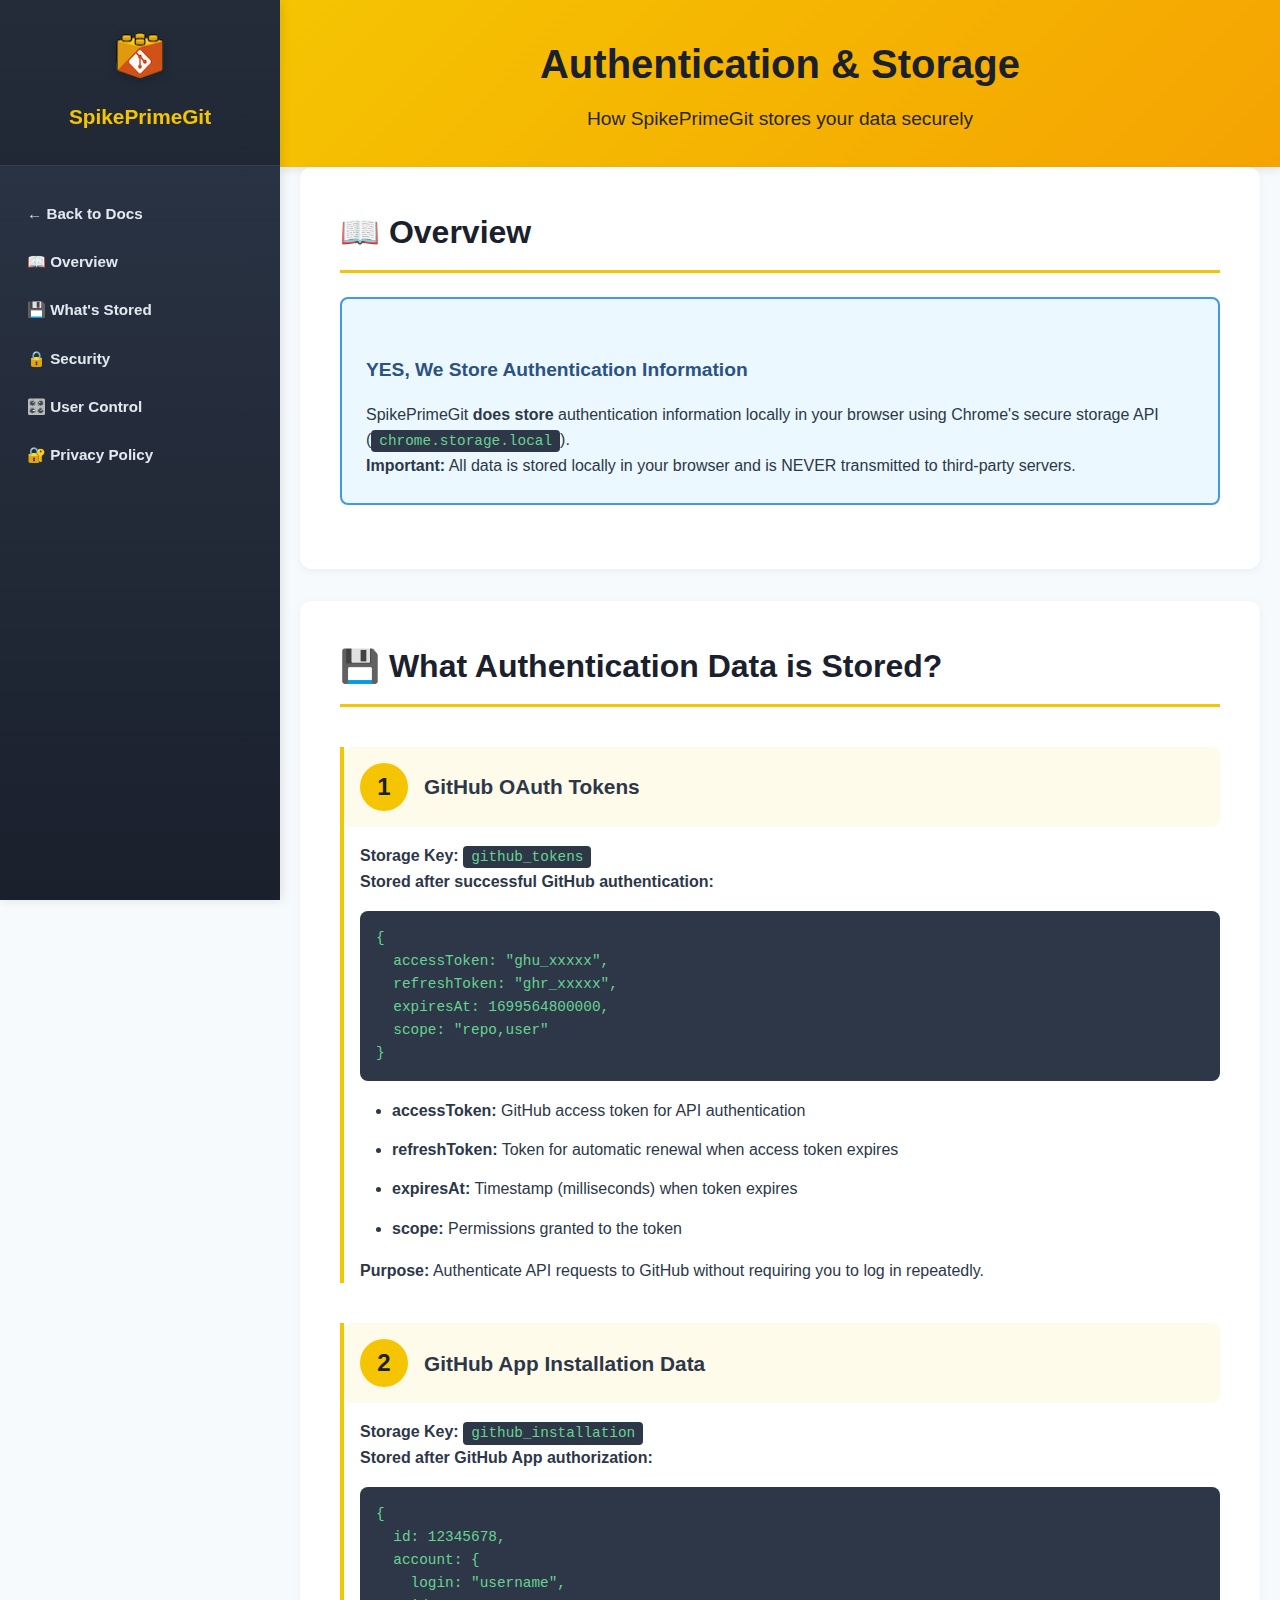
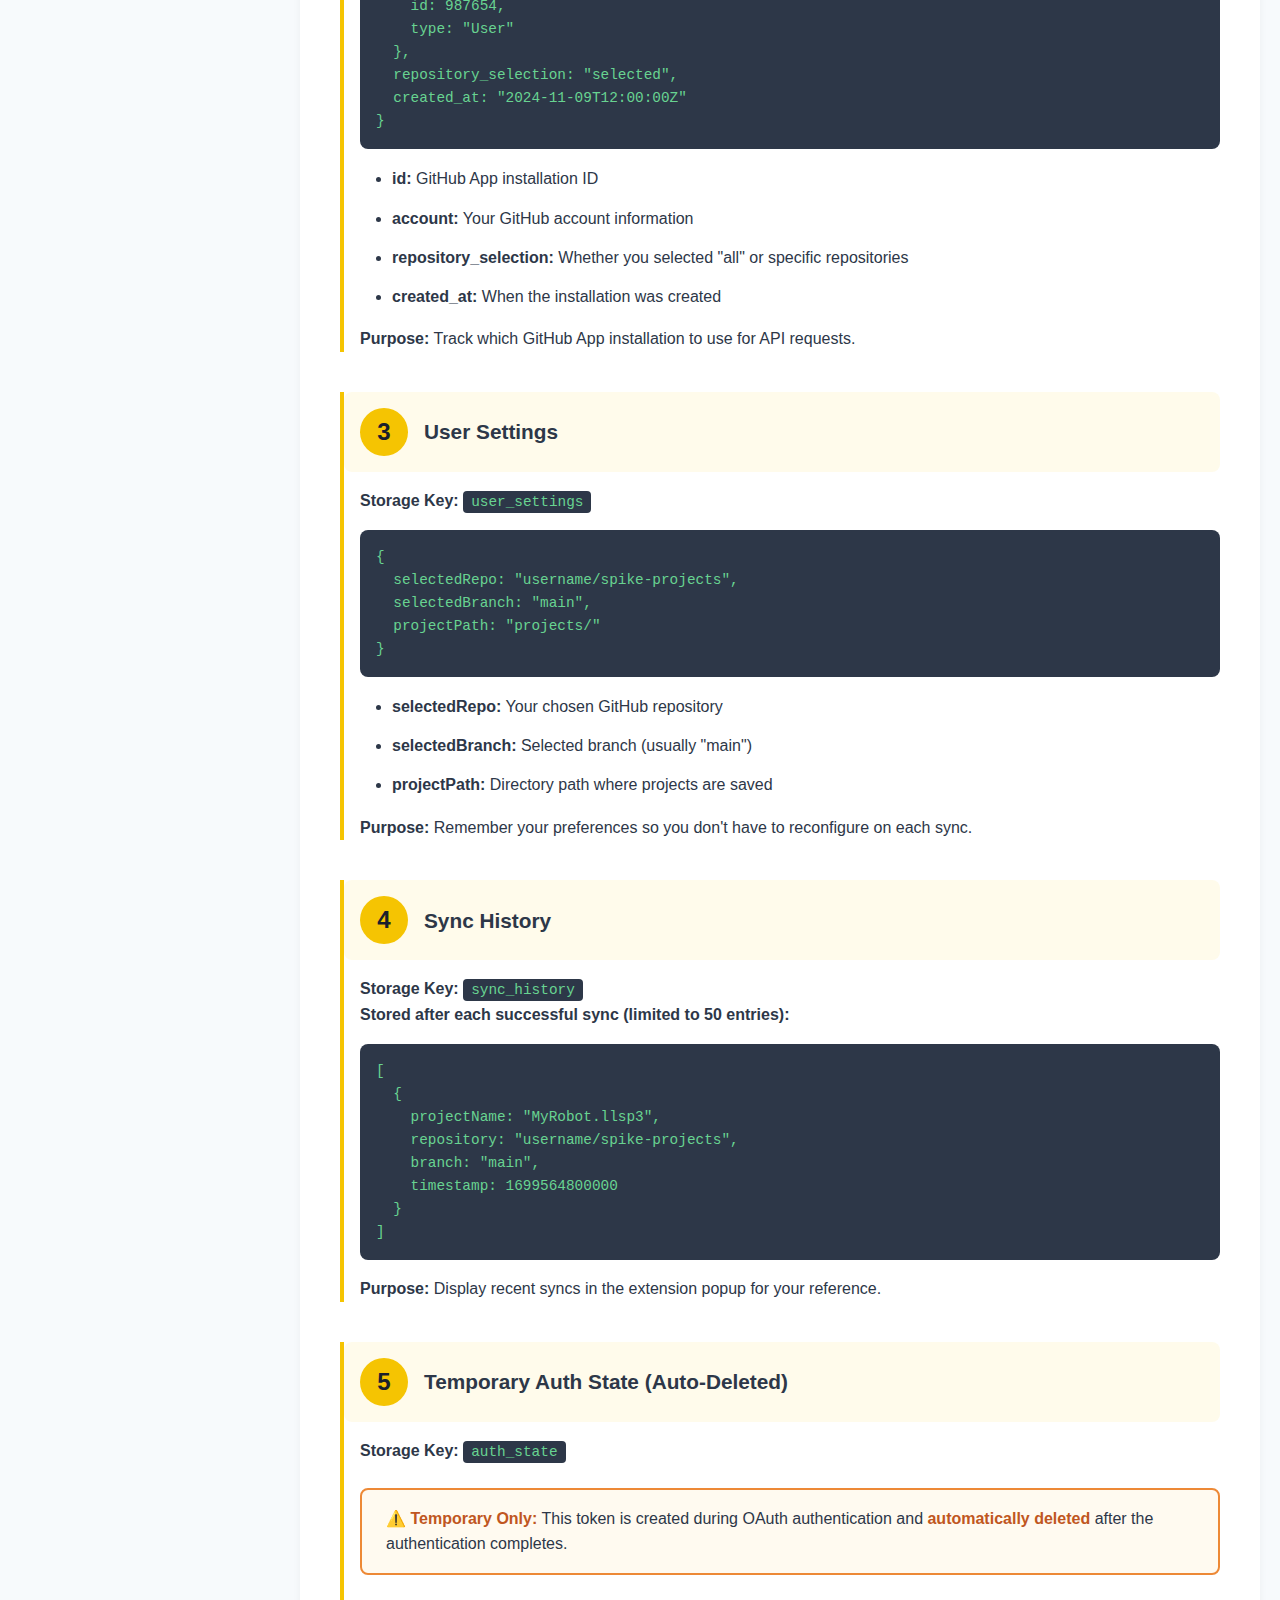
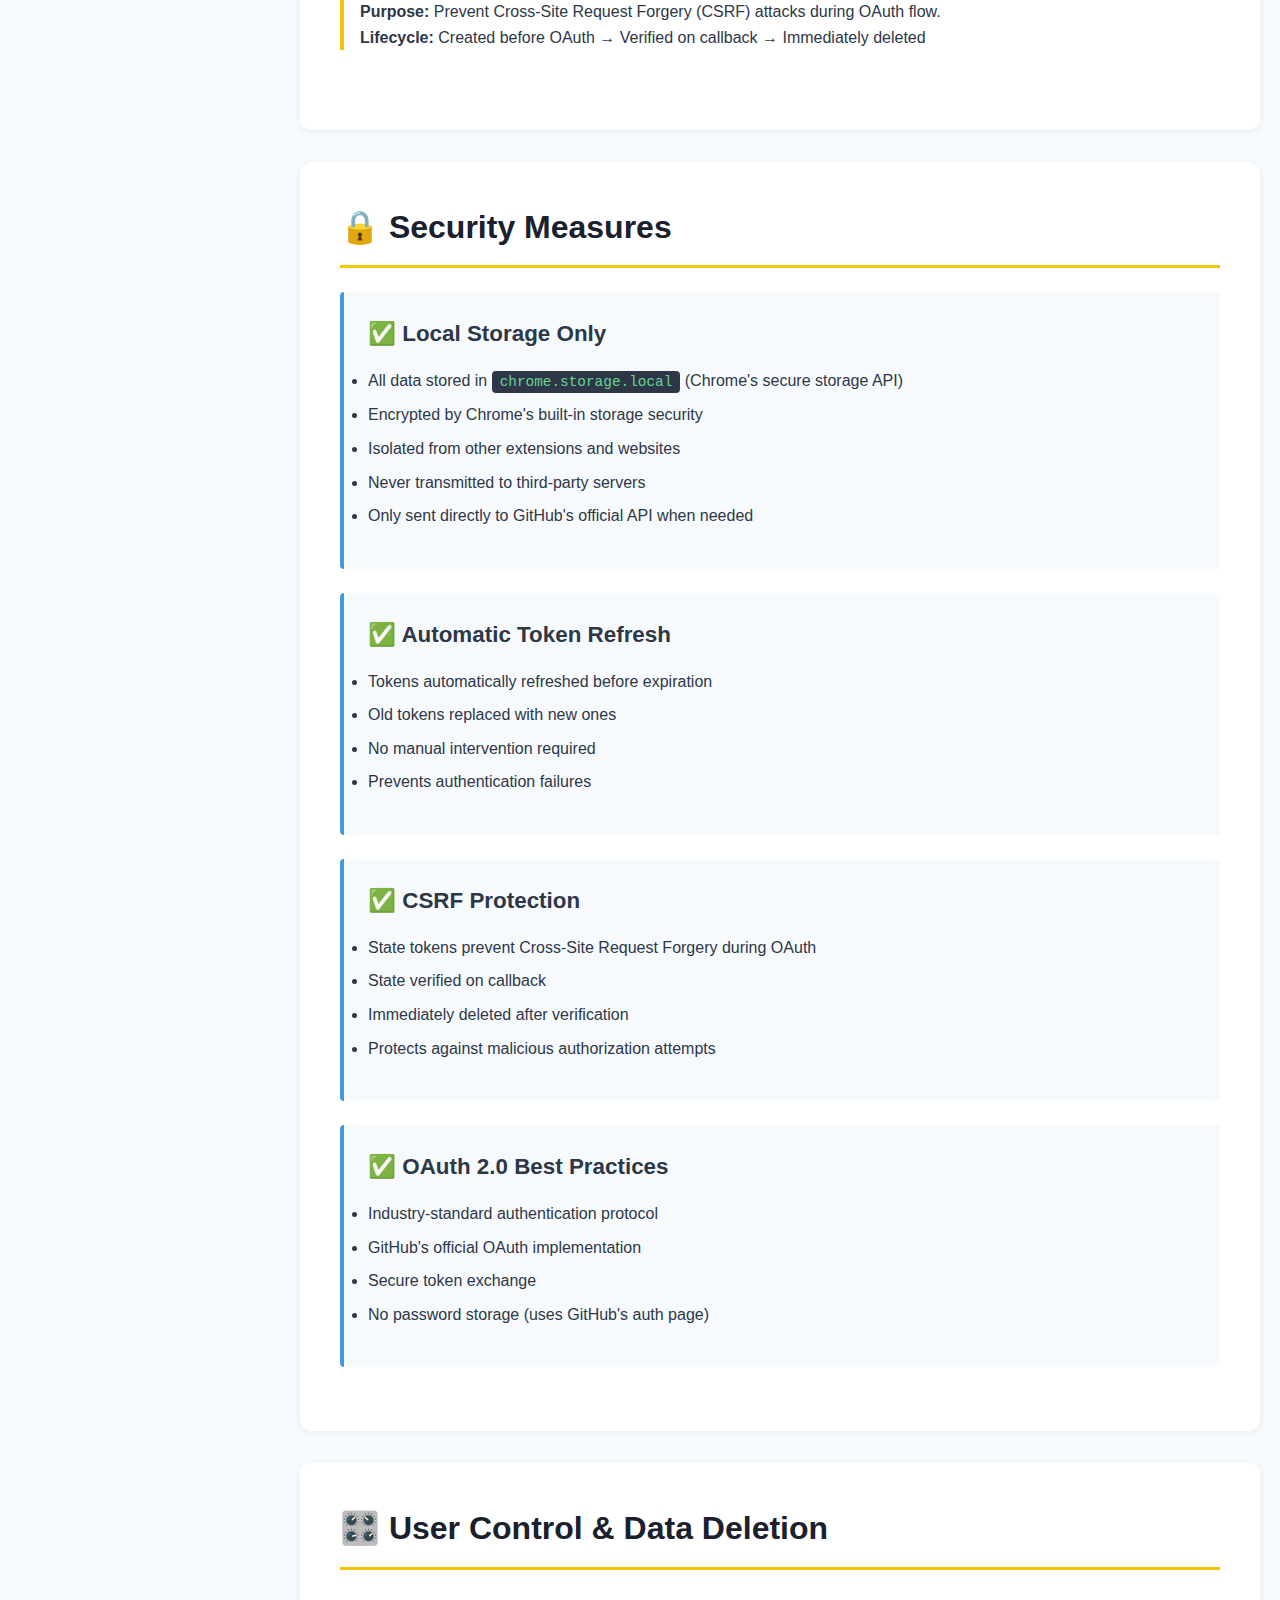
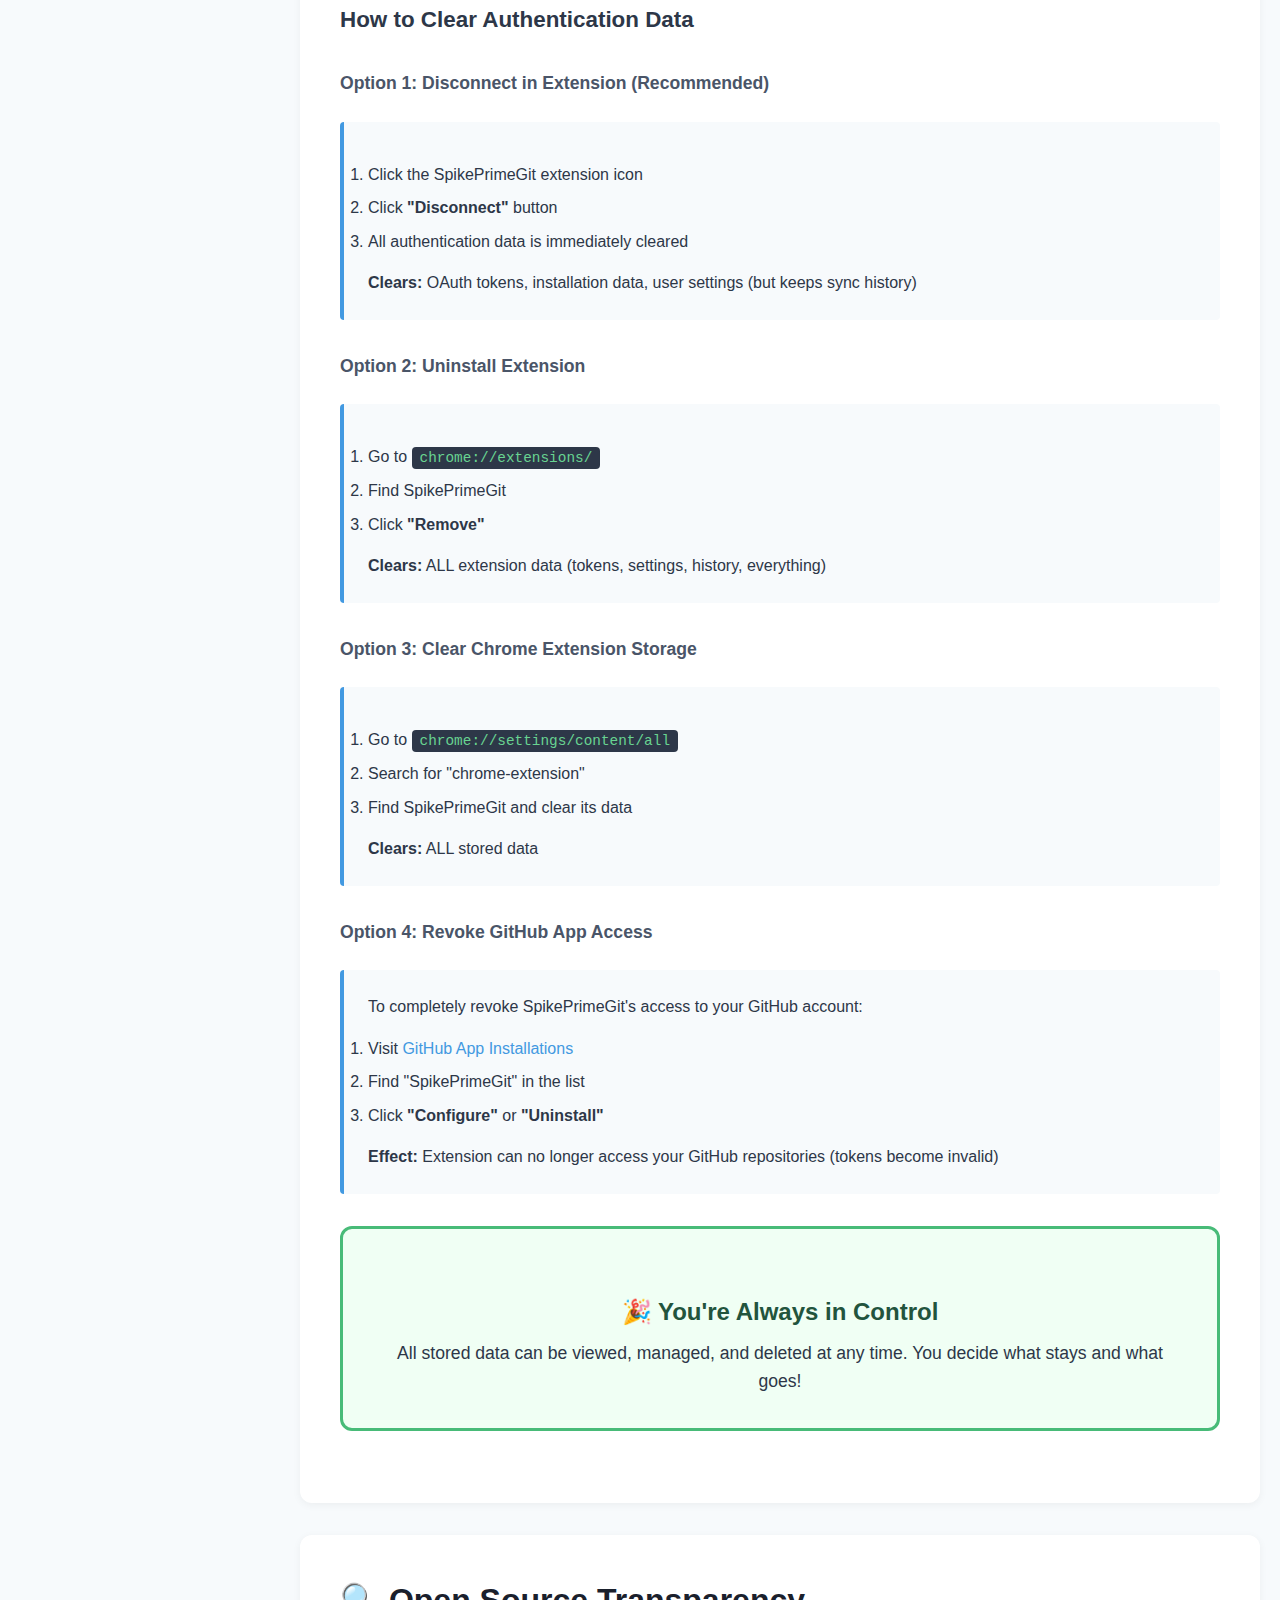
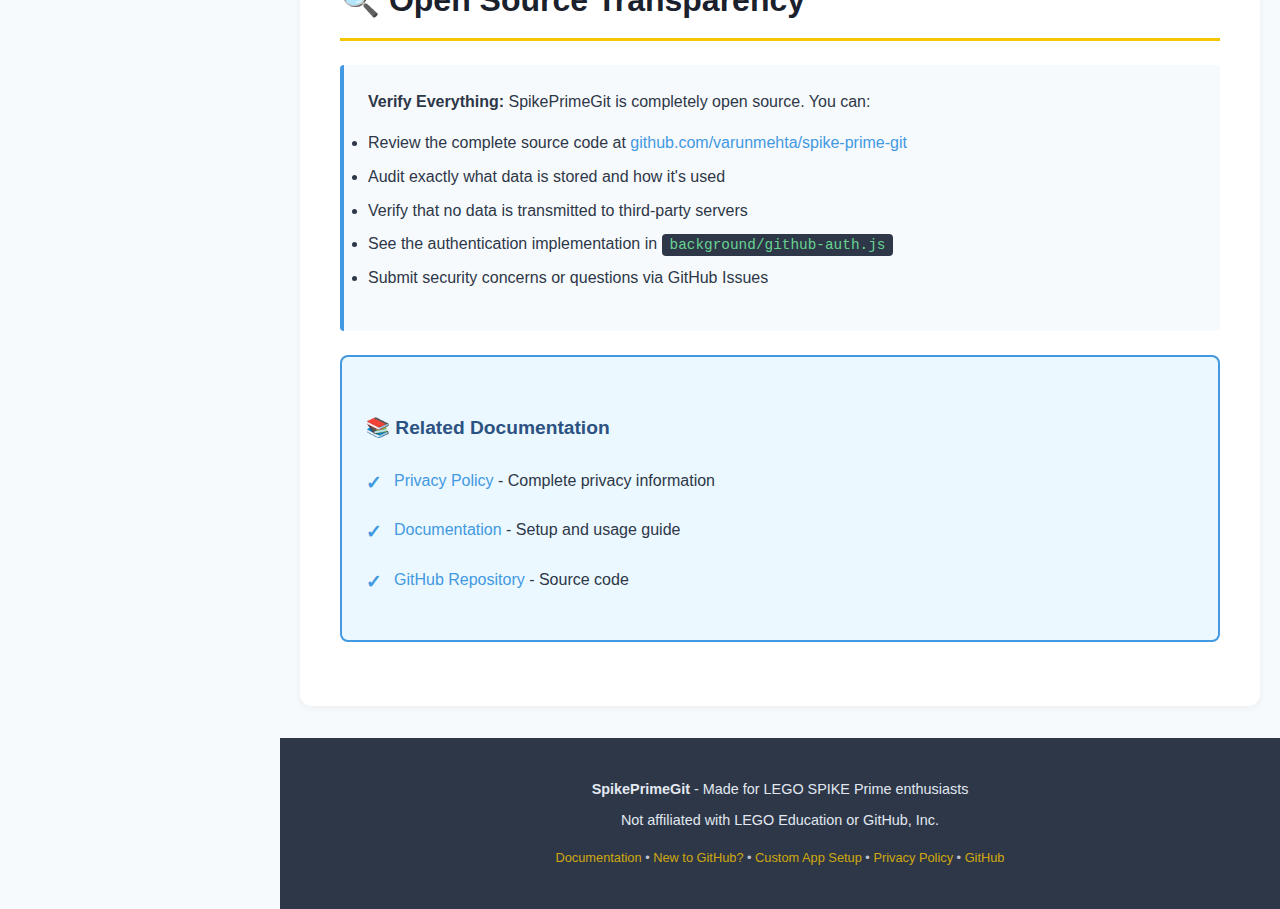
<file: docs/authentication-storage.html>
<!DOCTYPE html>
<html lang="en">
<head>
  <meta charset="UTF-8">
  <meta name="viewport" content="width=device-width, initial-scale=1.0">
  <title>Authentication Storage - SpikePrimeGit</title>
  <link rel="stylesheet" href="style.css">
</head>
<body>
  <!-- Left Sidebar Navigation -->
  <nav id="sidebar">
    <div class="sidebar-header">
      <img src="images/icon48.png" alt="SpikePrimeGit Icon" class="sidebar-logo" />
      <h2>SpikePrimeGit</h2>
    </div>
    <div class="nav-links">
      <a href="index.html" class="nav-link">← Back to Docs</a>
      <a href="#overview" class="nav-link">📖 Overview</a>
      <a href="#what-stored" class="nav-link">💾 What's Stored</a>
      <a href="#security" class="nav-link">🔒 Security</a>
      <a href="#user-control" class="nav-link">🎛️ User Control</a>
      <a href="privacy-policy.html" class="nav-link">🔐 Privacy Policy</a>
    </div>
  </nav>

  <!-- Main Content -->
  <div id="main-content">
    <header>
      <div class="container">
        <div class="header-content">
          <h1>Authentication & Storage</h1>
          <p class="tagline">How SpikePrimeGit stores your data securely</p>
        </div>
      </div>
    </header>

    <main class="container">
      <section id="overview" class="section">
        <h2>📖 Overview</h2>
        <div class="info-box">
          <h3>YES, We Store Authentication Information</h3>
          <p>SpikePrimeGit <strong>does store</strong> authentication information locally in your browser using Chrome's secure storage API (<code>chrome.storage.local</code>).</p>
          <p><strong>Important:</strong> All data is stored locally in your browser and is NEVER transmitted to third-party servers.</p>
        </div>
      </section>

      <section id="what-stored" class="section">
        <h2>💾 What Authentication Data is Stored?</h2>

        <div class="step">
          <div class="step-header">
            <span class="step-number">1</span>
            <h3>GitHub OAuth Tokens</h3>
          </div>
          <div class="step-content">
            <p><strong>Storage Key:</strong> <code>github_tokens</code></p>
            <p><strong>Stored after successful GitHub authentication:</strong></p>
            <code style="display: block; background: #2d3748; color: #68d391; padding: 1rem; border-radius: 8px; margin: 1rem 0;">
{<br>
&nbsp;&nbsp;accessToken: "ghu_xxxxx",<br>
&nbsp;&nbsp;refreshToken: "ghr_xxxxx",<br>
&nbsp;&nbsp;expiresAt: 1699564800000,<br>
&nbsp;&nbsp;scope: "repo,user"<br>
}
            </code>
            <ul>
              <li><strong>accessToken:</strong> GitHub access token for API authentication</li>
              <li><strong>refreshToken:</strong> Token for automatic renewal when access token expires</li>
              <li><strong>expiresAt:</strong> Timestamp (milliseconds) when token expires</li>
              <li><strong>scope:</strong> Permissions granted to the token</li>
            </ul>
            <p><strong>Purpose:</strong> Authenticate API requests to GitHub without requiring you to log in repeatedly.</p>
          </div>
        </div>

        <div class="step">
          <div class="step-header">
            <span class="step-number">2</span>
            <h3>GitHub App Installation Data</h3>
          </div>
          <div class="step-content">
            <p><strong>Storage Key:</strong> <code>github_installation</code></p>
            <p><strong>Stored after GitHub App authorization:</strong></p>
            <code style="display: block; background: #2d3748; color: #68d391; padding: 1rem; border-radius: 8px; margin: 1rem 0;">
{<br>
&nbsp;&nbsp;id: 12345678,<br>
&nbsp;&nbsp;account: {<br>
&nbsp;&nbsp;&nbsp;&nbsp;login: "username",<br>
&nbsp;&nbsp;&nbsp;&nbsp;id: 987654,<br>
&nbsp;&nbsp;&nbsp;&nbsp;type: "User"<br>
&nbsp;&nbsp;},<br>
&nbsp;&nbsp;repository_selection: "selected",<br>
&nbsp;&nbsp;created_at: "2024-11-09T12:00:00Z"<br>
}
            </code>
            <ul>
              <li><strong>id:</strong> GitHub App installation ID</li>
              <li><strong>account:</strong> Your GitHub account information</li>
              <li><strong>repository_selection:</strong> Whether you selected "all" or specific repositories</li>
              <li><strong>created_at:</strong> When the installation was created</li>
            </ul>
            <p><strong>Purpose:</strong> Track which GitHub App installation to use for API requests.</p>
          </div>
        </div>

        <div class="step">
          <div class="step-header">
            <span class="step-number">3</span>
            <h3>User Settings</h3>
          </div>
          <div class="step-content">
            <p><strong>Storage Key:</strong> <code>user_settings</code></p>
            <code style="display: block; background: #2d3748; color: #68d391; padding: 1rem; border-radius: 8px; margin: 1rem 0;">
{<br>
&nbsp;&nbsp;selectedRepo: "username/spike-projects",<br>
&nbsp;&nbsp;selectedBranch: "main",<br>
&nbsp;&nbsp;projectPath: "projects/"<br>
}
            </code>
            <ul>
              <li><strong>selectedRepo:</strong> Your chosen GitHub repository</li>
              <li><strong>selectedBranch:</strong> Selected branch (usually "main")</li>
              <li><strong>projectPath:</strong> Directory path where projects are saved</li>
            </ul>
            <p><strong>Purpose:</strong> Remember your preferences so you don't have to reconfigure on each sync.</p>
          </div>
        </div>

        <div class="step">
          <div class="step-header">
            <span class="step-number">4</span>
            <h3>Sync History</h3>
          </div>
          <div class="step-content">
            <p><strong>Storage Key:</strong> <code>sync_history</code></p>
            <p><strong>Stored after each successful sync (limited to 50 entries):</strong></p>
            <code style="display: block; background: #2d3748; color: #68d391; padding: 1rem; border-radius: 8px; margin: 1rem 0;">
[<br>
&nbsp;&nbsp;{<br>
&nbsp;&nbsp;&nbsp;&nbsp;projectName: "MyRobot.llsp3",<br>
&nbsp;&nbsp;&nbsp;&nbsp;repository: "username/spike-projects",<br>
&nbsp;&nbsp;&nbsp;&nbsp;branch: "main",<br>
&nbsp;&nbsp;&nbsp;&nbsp;timestamp: 1699564800000<br>
&nbsp;&nbsp;}<br>
]
            </code>
            <p><strong>Purpose:</strong> Display recent syncs in the extension popup for your reference.</p>
          </div>
        </div>

        <div class="step">
          <div class="step-header">
            <span class="step-number">5</span>
            <h3>Temporary Auth State (Auto-Deleted)</h3>
          </div>
          <div class="step-content">
            <p><strong>Storage Key:</strong> <code>auth_state</code></p>
            <div class="warning-box">
              <strong>⚠️ Temporary Only:</strong> This token is created during OAuth authentication and <strong>automatically deleted</strong> after the authentication completes.
            </div>
            <p><strong>Purpose:</strong> Prevent Cross-Site Request Forgery (CSRF) attacks during OAuth flow.</p>
            <p><strong>Lifecycle:</strong> Created before OAuth → Verified on callback → Immediately deleted</p>
          </div>
        </div>
      </section>

      <section id="security" class="section">
        <h2>🔒 Security Measures</h2>

        <div class="content-box">
          <h3>✅ Local Storage Only</h3>
          <ul>
            <li>All data stored in <code>chrome.storage.local</code> (Chrome's secure storage API)</li>
            <li>Encrypted by Chrome's built-in storage security</li>
            <li>Isolated from other extensions and websites</li>
            <li>Never transmitted to third-party servers</li>
            <li>Only sent directly to GitHub's official API when needed</li>
          </ul>
        </div>

        <div class="content-box">
          <h3>✅ Automatic Token Refresh</h3>
          <ul>
            <li>Tokens automatically refreshed before expiration</li>
            <li>Old tokens replaced with new ones</li>
            <li>No manual intervention required</li>
            <li>Prevents authentication failures</li>
          </ul>
        </div>

        <div class="content-box">
          <h3>✅ CSRF Protection</h3>
          <ul>
            <li>State tokens prevent Cross-Site Request Forgery during OAuth</li>
            <li>State verified on callback</li>
            <li>Immediately deleted after verification</li>
            <li>Protects against malicious authorization attempts</li>
          </ul>
        </div>

        <div class="content-box">
          <h3>✅ OAuth 2.0 Best Practices</h3>
          <ul>
            <li>Industry-standard authentication protocol</li>
            <li>GitHub's official OAuth implementation</li>
            <li>Secure token exchange</li>
            <li>No password storage (uses GitHub's auth page)</li>
          </ul>
        </div>
      </section>

      <section id="user-control" class="section">
        <h2>🎛️ User Control & Data Deletion</h2>

        <h3>How to Clear Authentication Data</h3>

        <div class="usage-method">
          <h4>Option 1: Disconnect in Extension (Recommended)</h4>
          <div class="content-box">
            <ol>
              <li>Click the SpikePrimeGit extension icon</li>
              <li>Click <strong>"Disconnect"</strong> button</li>
              <li>All authentication data is immediately cleared</li>
            </ol>
            <p><strong>Clears:</strong> OAuth tokens, installation data, user settings (but keeps sync history)</p>
          </div>
        </div>

        <div class="usage-method">
          <h4>Option 2: Uninstall Extension</h4>
          <div class="content-box">
            <ol>
              <li>Go to <code>chrome://extensions/</code></li>
              <li>Find SpikePrimeGit</li>
              <li>Click <strong>"Remove"</strong></li>
            </ol>
            <p><strong>Clears:</strong> ALL extension data (tokens, settings, history, everything)</p>
          </div>
        </div>

        <div class="usage-method">
          <h4>Option 3: Clear Chrome Extension Storage</h4>
          <div class="content-box">
            <ol>
              <li>Go to <code>chrome://settings/content/all</code></li>
              <li>Search for "chrome-extension"</li>
              <li>Find SpikePrimeGit and clear its data</li>
            </ol>
            <p><strong>Clears:</strong> ALL stored data</p>
          </div>
        </div>

        <div class="usage-method">
          <h4>Option 4: Revoke GitHub App Access</h4>
          <div class="content-box">
            <p>To completely revoke SpikePrimeGit's access to your GitHub account:</p>
            <ol>
              <li>Visit <a href="https://github.com/settings/installations" target="_blank">GitHub App Installations</a></li>
              <li>Find "SpikePrimeGit" in the list</li>
              <li>Click <strong>"Configure"</strong> or <strong>"Uninstall"</strong></li>
            </ol>
            <p><strong>Effect:</strong> Extension can no longer access your GitHub repositories (tokens become invalid)</p>
          </div>
        </div>

        <div class="success-box">
          <h3>🎉 You're Always in Control</h3>
          <p>All stored data can be viewed, managed, and deleted at any time. You decide what stays and what goes!</p>
        </div>
      </section>

      <section id="transparency" class="section">
        <h2>🔍 Open Source Transparency</h2>
        <div class="content-box">
          <p><strong>Verify Everything:</strong> SpikePrimeGit is completely open source. You can:</p>
          <ul>
            <li>Review the complete source code at <a href="https://github.com/varunmehta/spike-prime-git" target="_blank">github.com/varunmehta/spike-prime-git</a></li>
            <li>Audit exactly what data is stored and how it's used</li>
            <li>Verify that no data is transmitted to third-party servers</li>
            <li>See the authentication implementation in <code>background/github-auth.js</code></li>
            <li>Submit security concerns or questions via GitHub Issues</li>
          </ul>
        </div>

        <div class="info-box">
          <h3>📚 Related Documentation</h3>
          <ul>
            <li><a href="privacy-policy.html">Privacy Policy</a> - Complete privacy information</li>
            <li><a href="index.html">Documentation</a> - Setup and usage guide</li>
            <li><a href="https://github.com/varunmehta/spike-prime-git" target="_blank">GitHub Repository</a> - Source code</li>
          </ul>
        </div>
      </section>
    </main>

    <footer>
      <div class="container">
        <p><strong>SpikePrimeGit</strong> - Made for LEGO SPIKE Prime enthusiasts</p>
        <p>Not affiliated with LEGO Education or GitHub, Inc.</p>
        <p style="font-size: 0.8rem; margin-top: 1rem; opacity: 0.8;">
          <a href="index.html" style="color: #f5c402;">Documentation</a> •
          <a href="getting-started.html" style="color: #f5c402;">New to GitHub?</a> •
          <a href="custom-github-app-setup.html" style="color: #f5c402;">Custom App Setup</a> •
          <a href="privacy-policy.html" style="color: #f5c402;">Privacy Policy</a> •
          <a href="https://github.com/varunmehta/spike-prime-git" target="_blank" style="color: #f5c402;">GitHub</a>
        </p>
      </div>
    </footer>
  </div>

  <script>
    // Smooth scrolling and active nav highlight
    document.querySelectorAll('a[href^="#"]').forEach(anchor => {
      anchor.addEventListener('click', function (e) {
        e.preventDefault();
        const target = document.querySelector(this.getAttribute('href'));
        if (target) {
          target.scrollIntoView({ behavior: 'smooth', block: 'start' });

          // Update active state
          document.querySelectorAll('.nav-link').forEach(link => {
            link.classList.remove('active');
          });
          this.classList.add('active');
        }
      });
    });

    // Highlight active section on scroll
    window.addEventListener('scroll', () => {
      const sections = document.querySelectorAll('section[id]');
      let current = '';

      sections.forEach(section => {
        const sectionTop = section.offsetTop;
        if (window.pageYOffset >= sectionTop - 100) {
          current = section.getAttribute('id');
        }
      });

      document.querySelectorAll('.nav-link').forEach(link => {
        link.classList.remove('active');
        if (link.getAttribute('href') === `#${current}`) {
          link.classList.add('active');
        }
      });
    });
  </script>
</body>
</html>
</file>
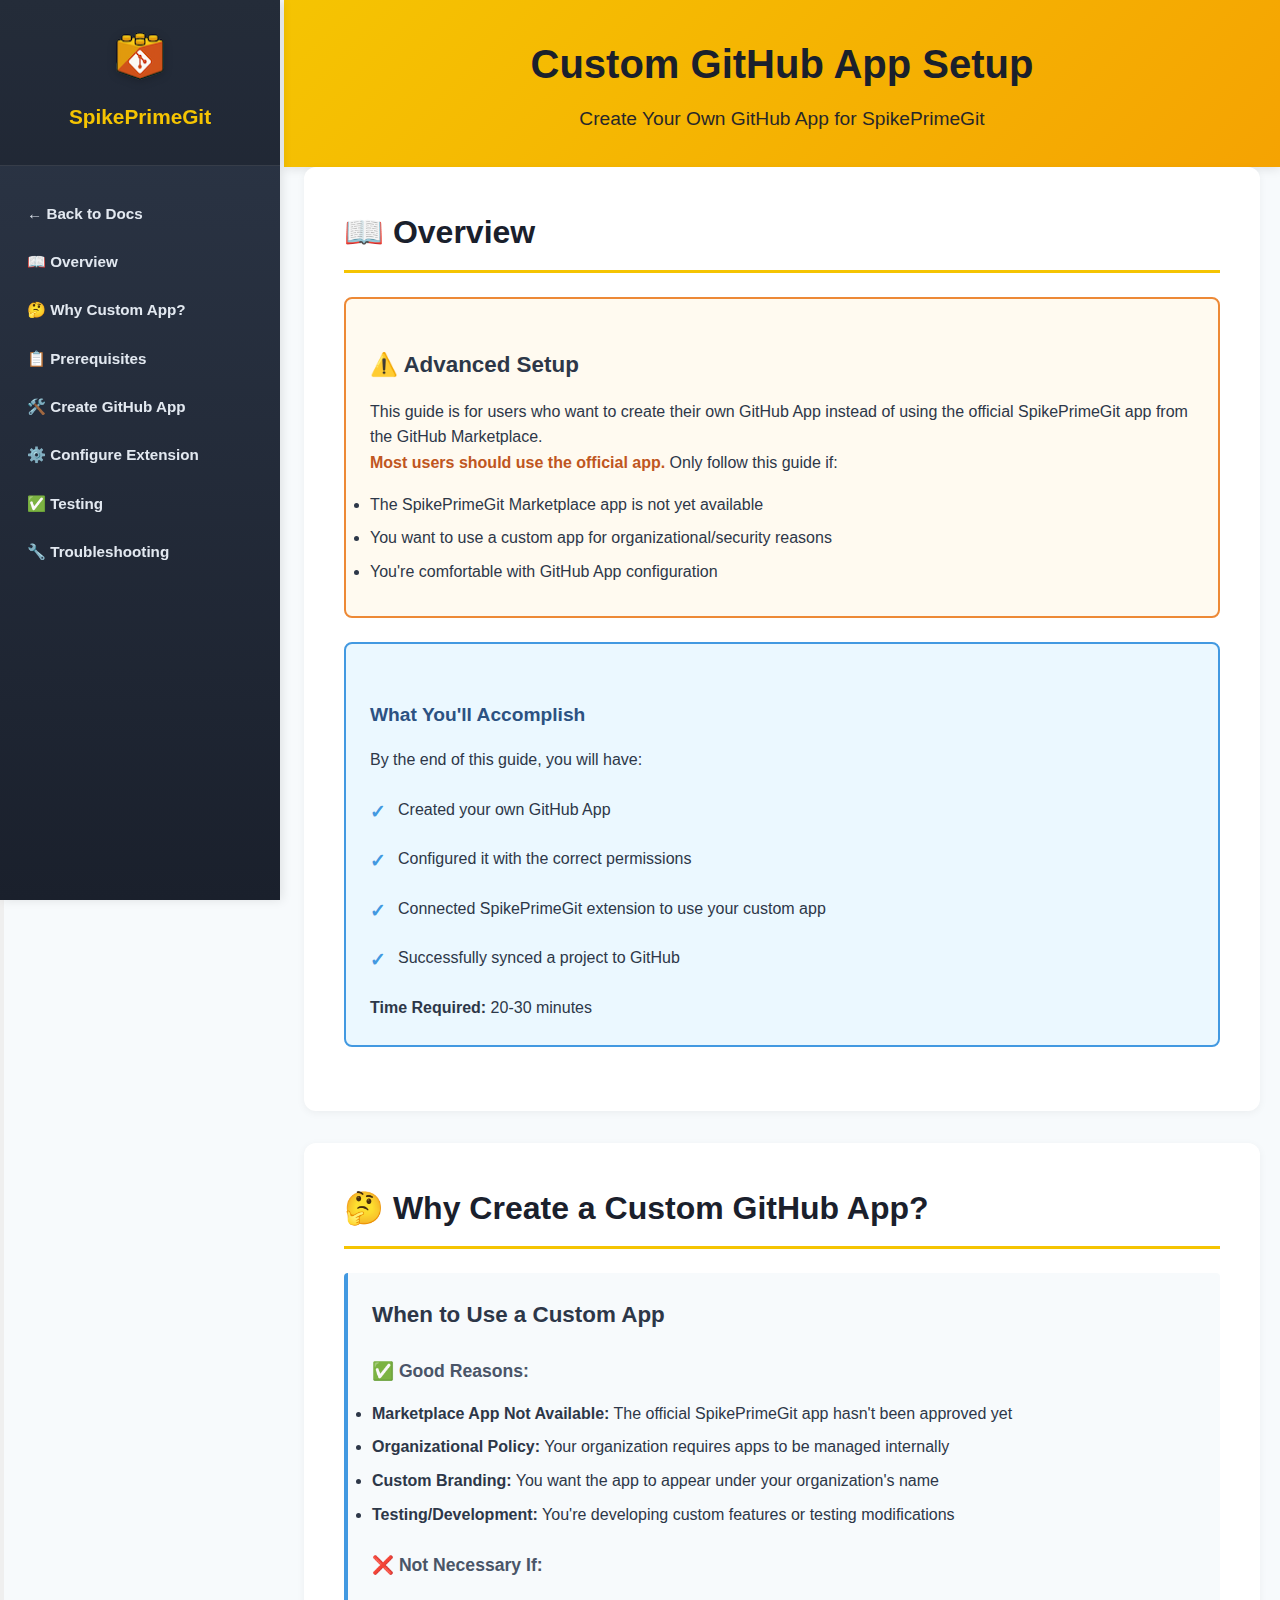
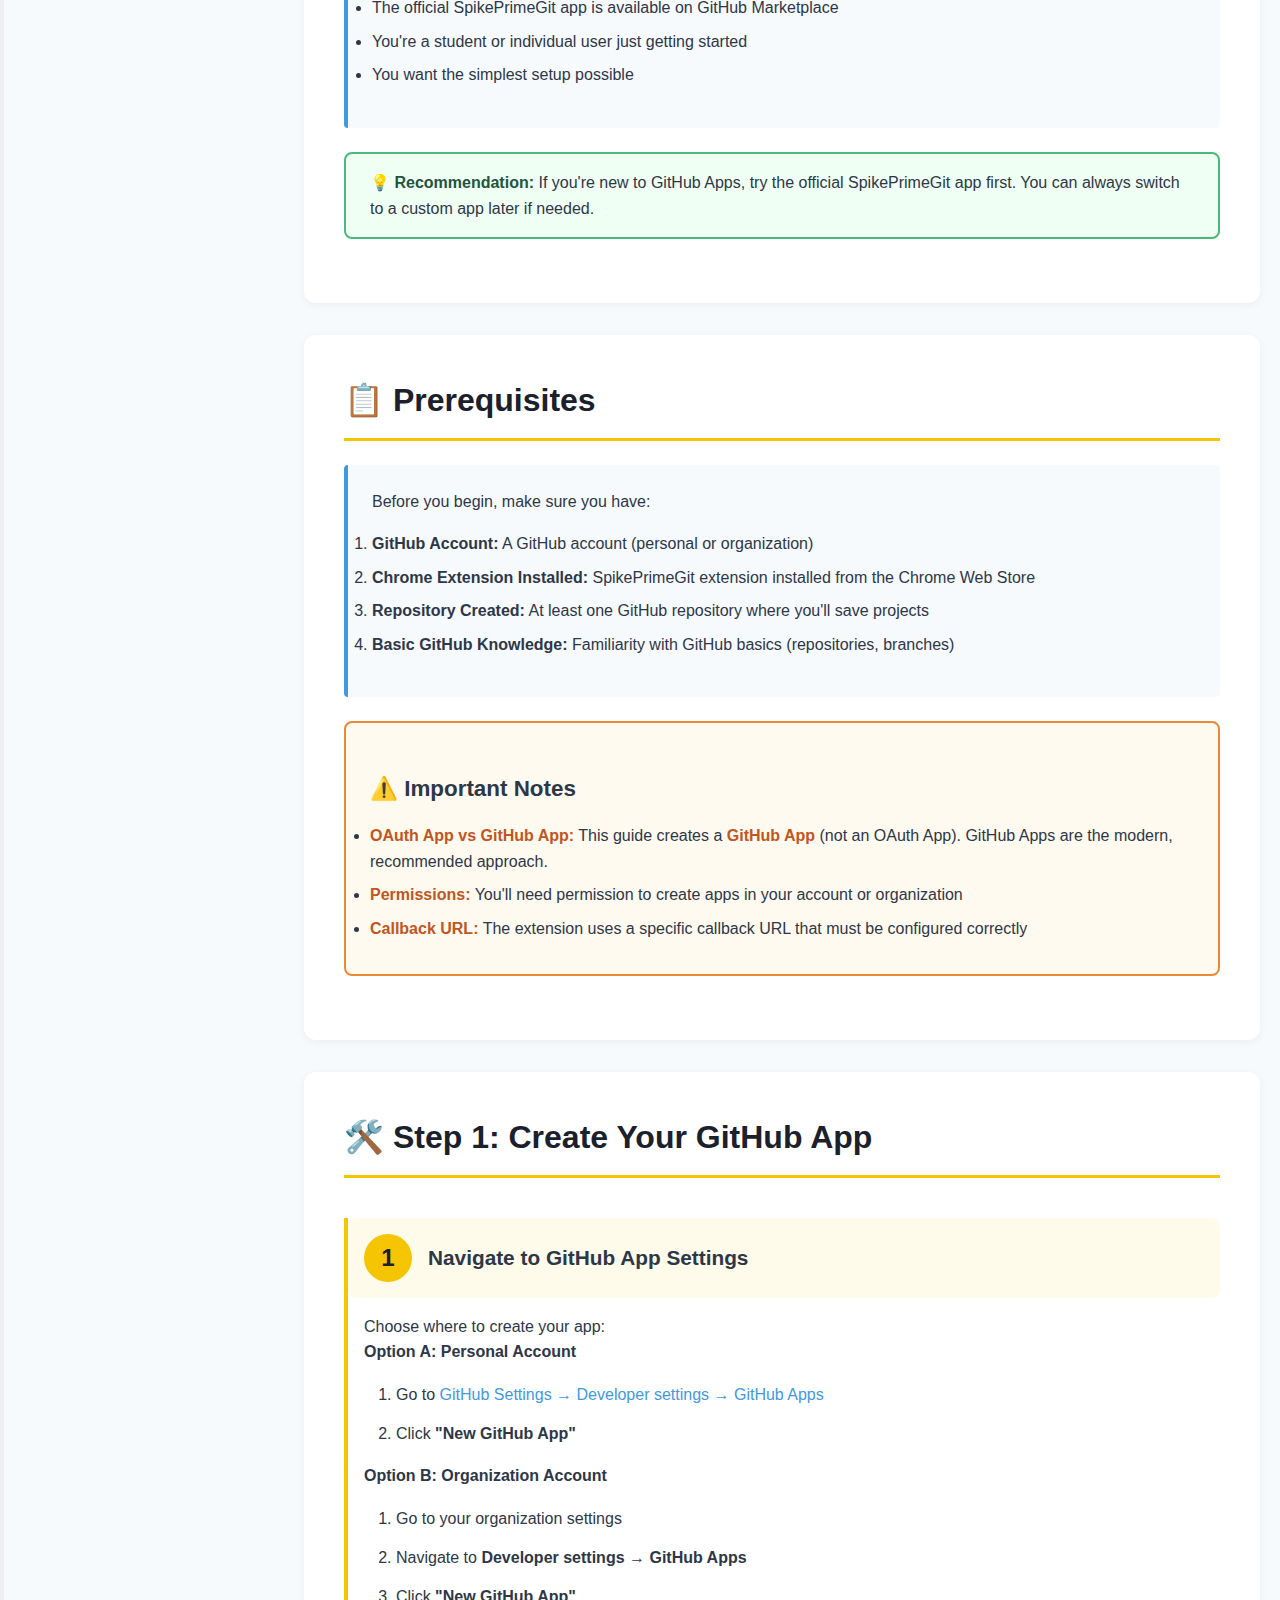
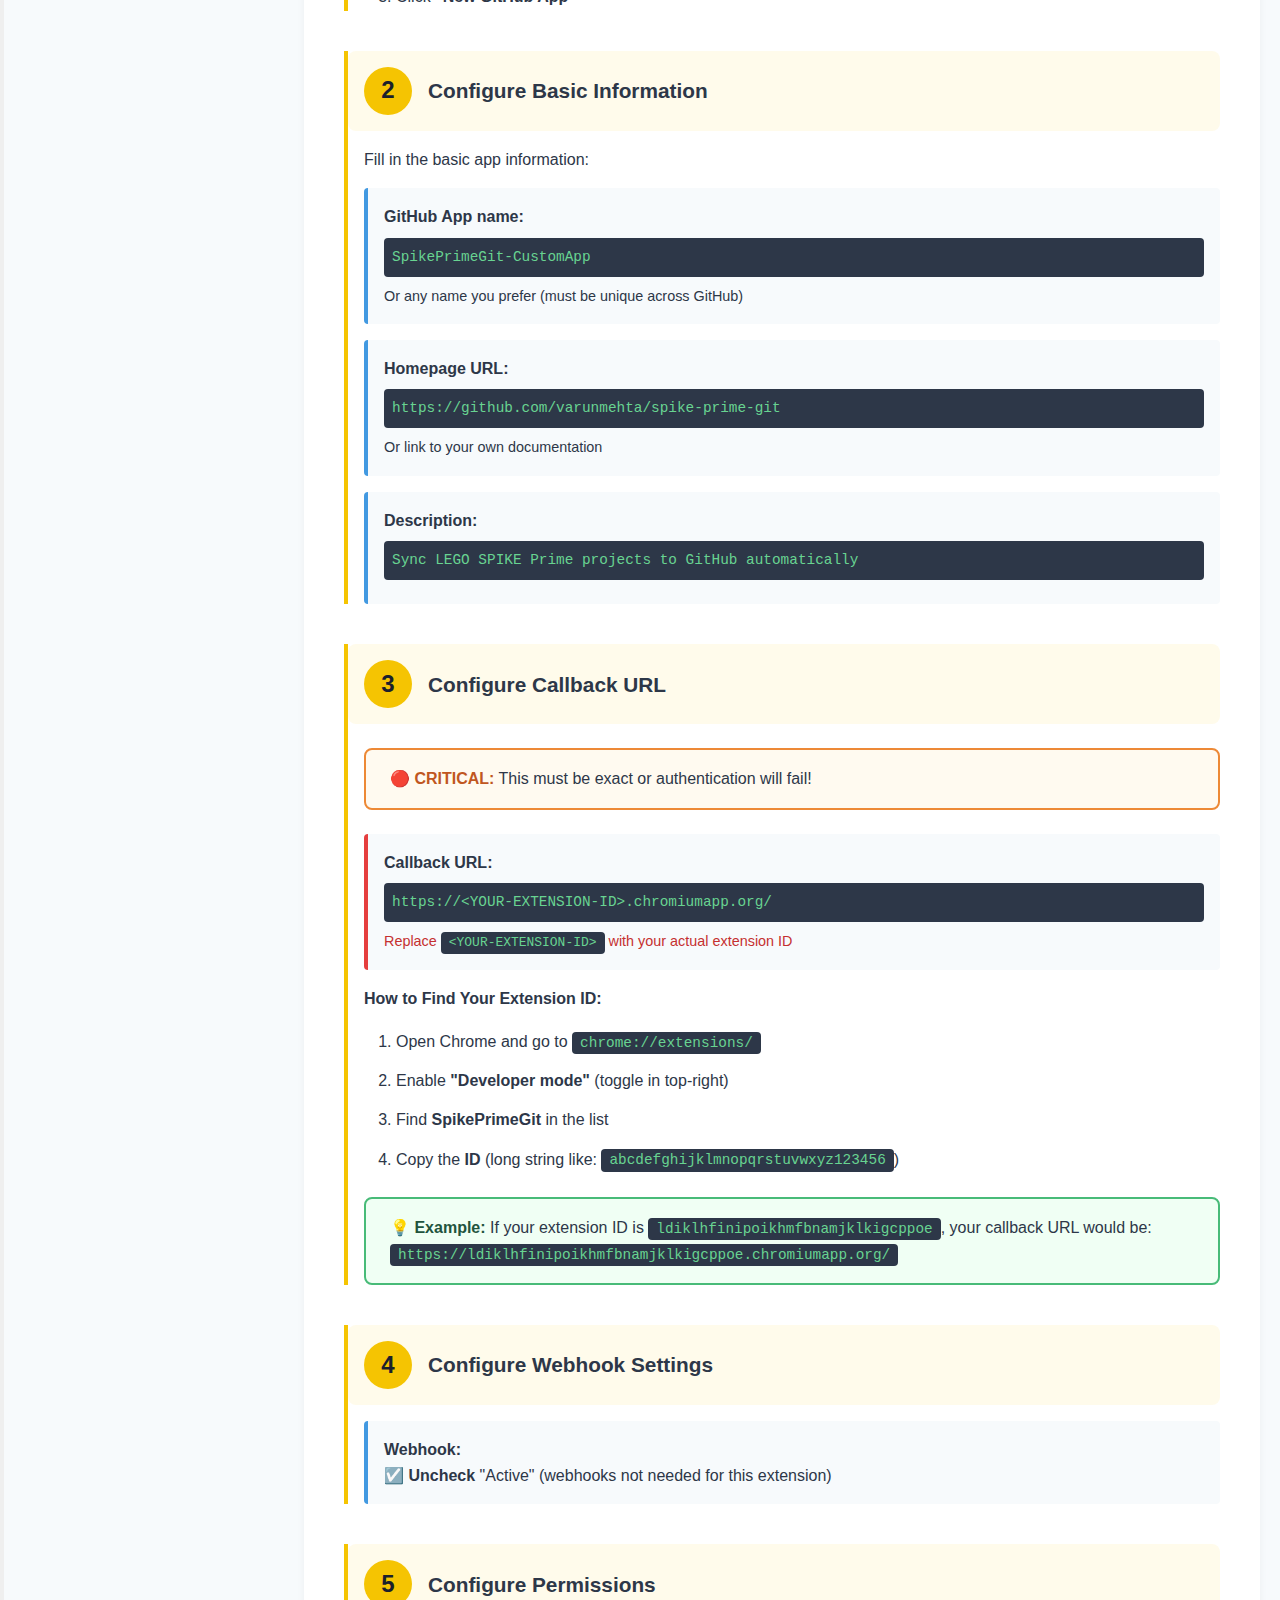
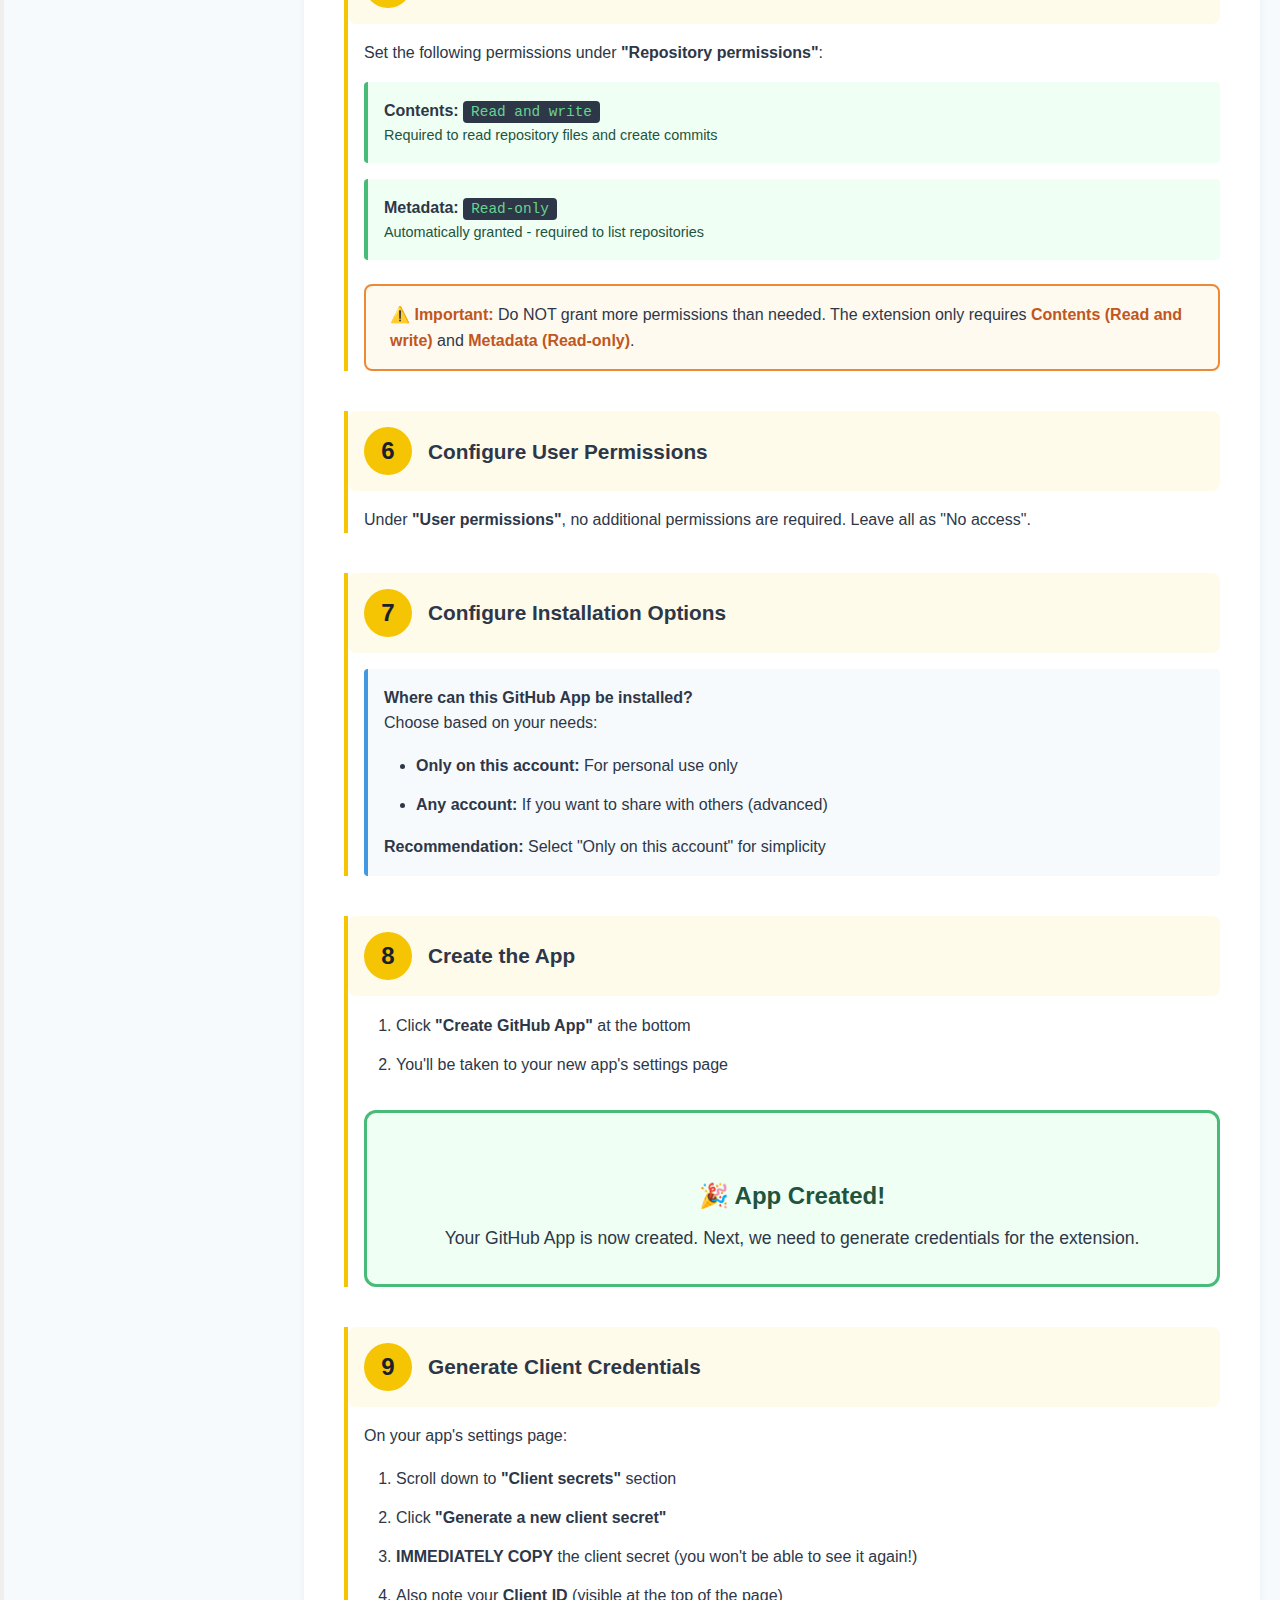
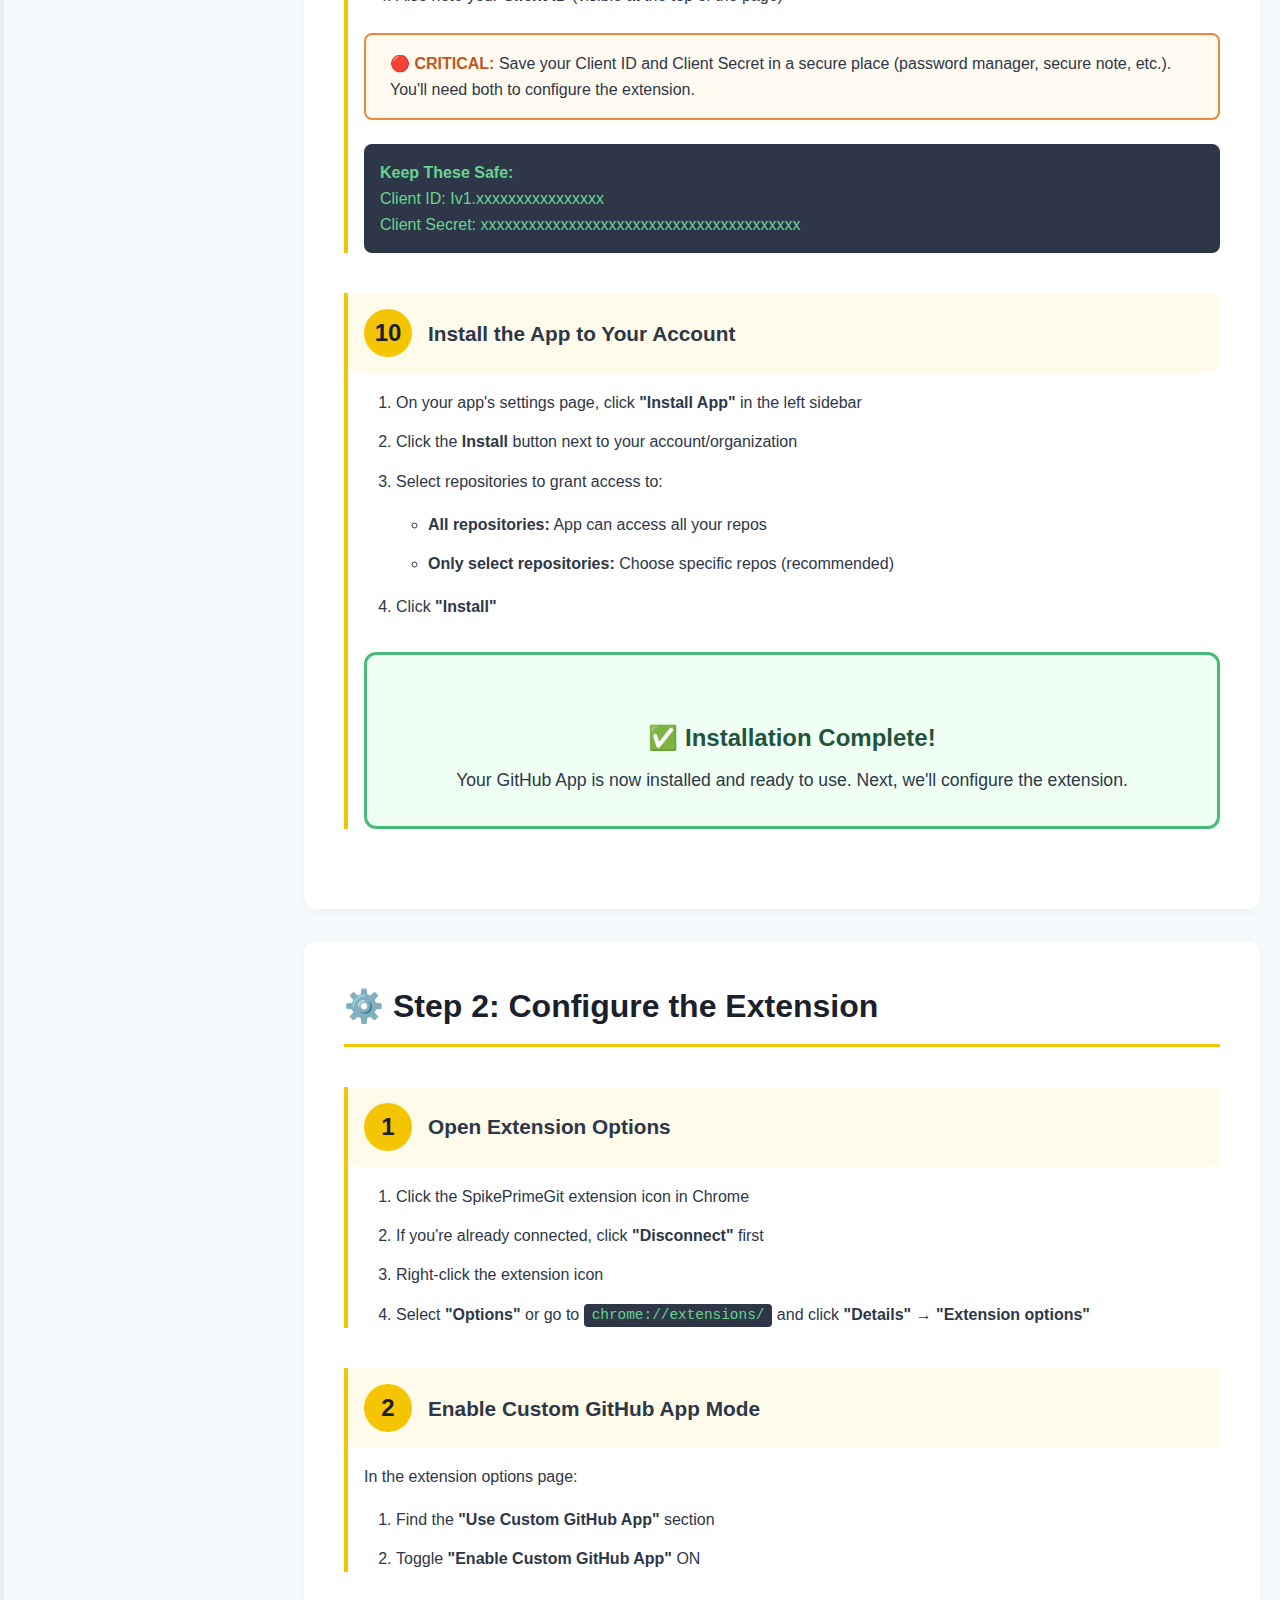
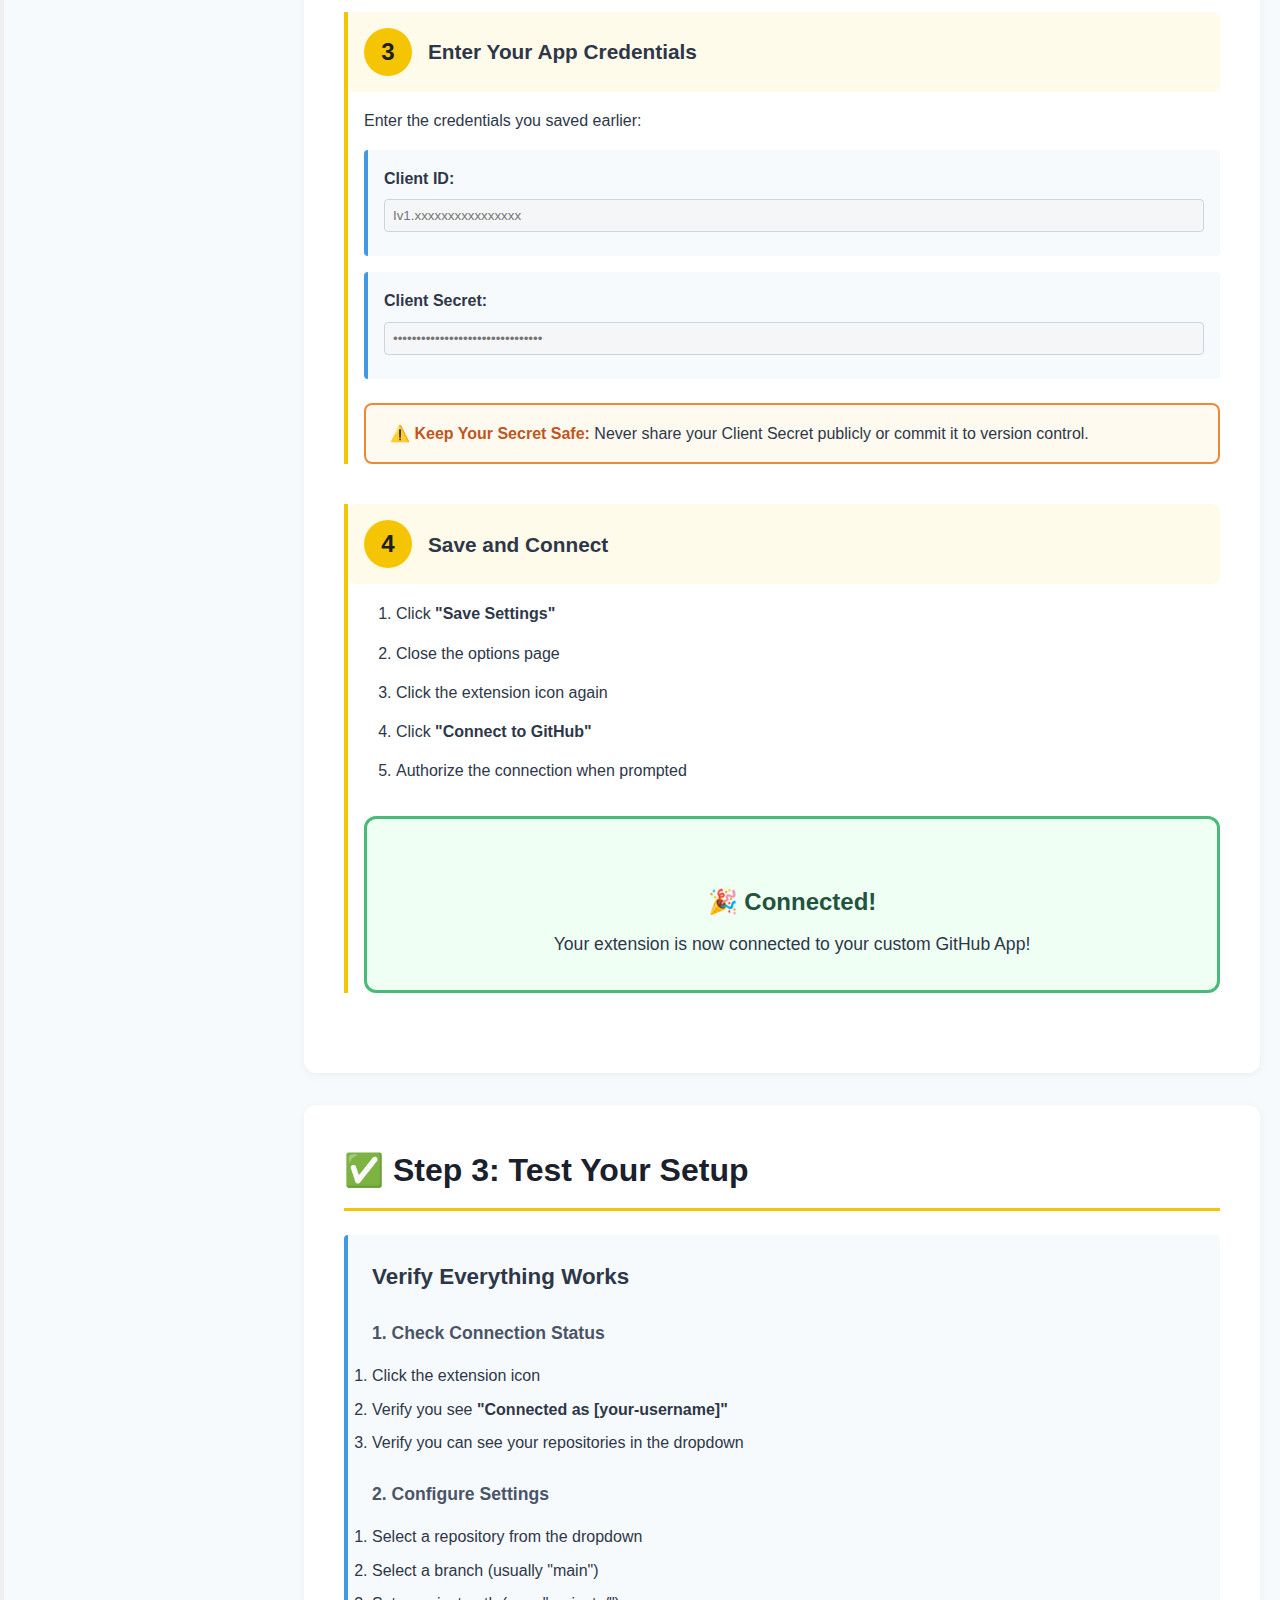
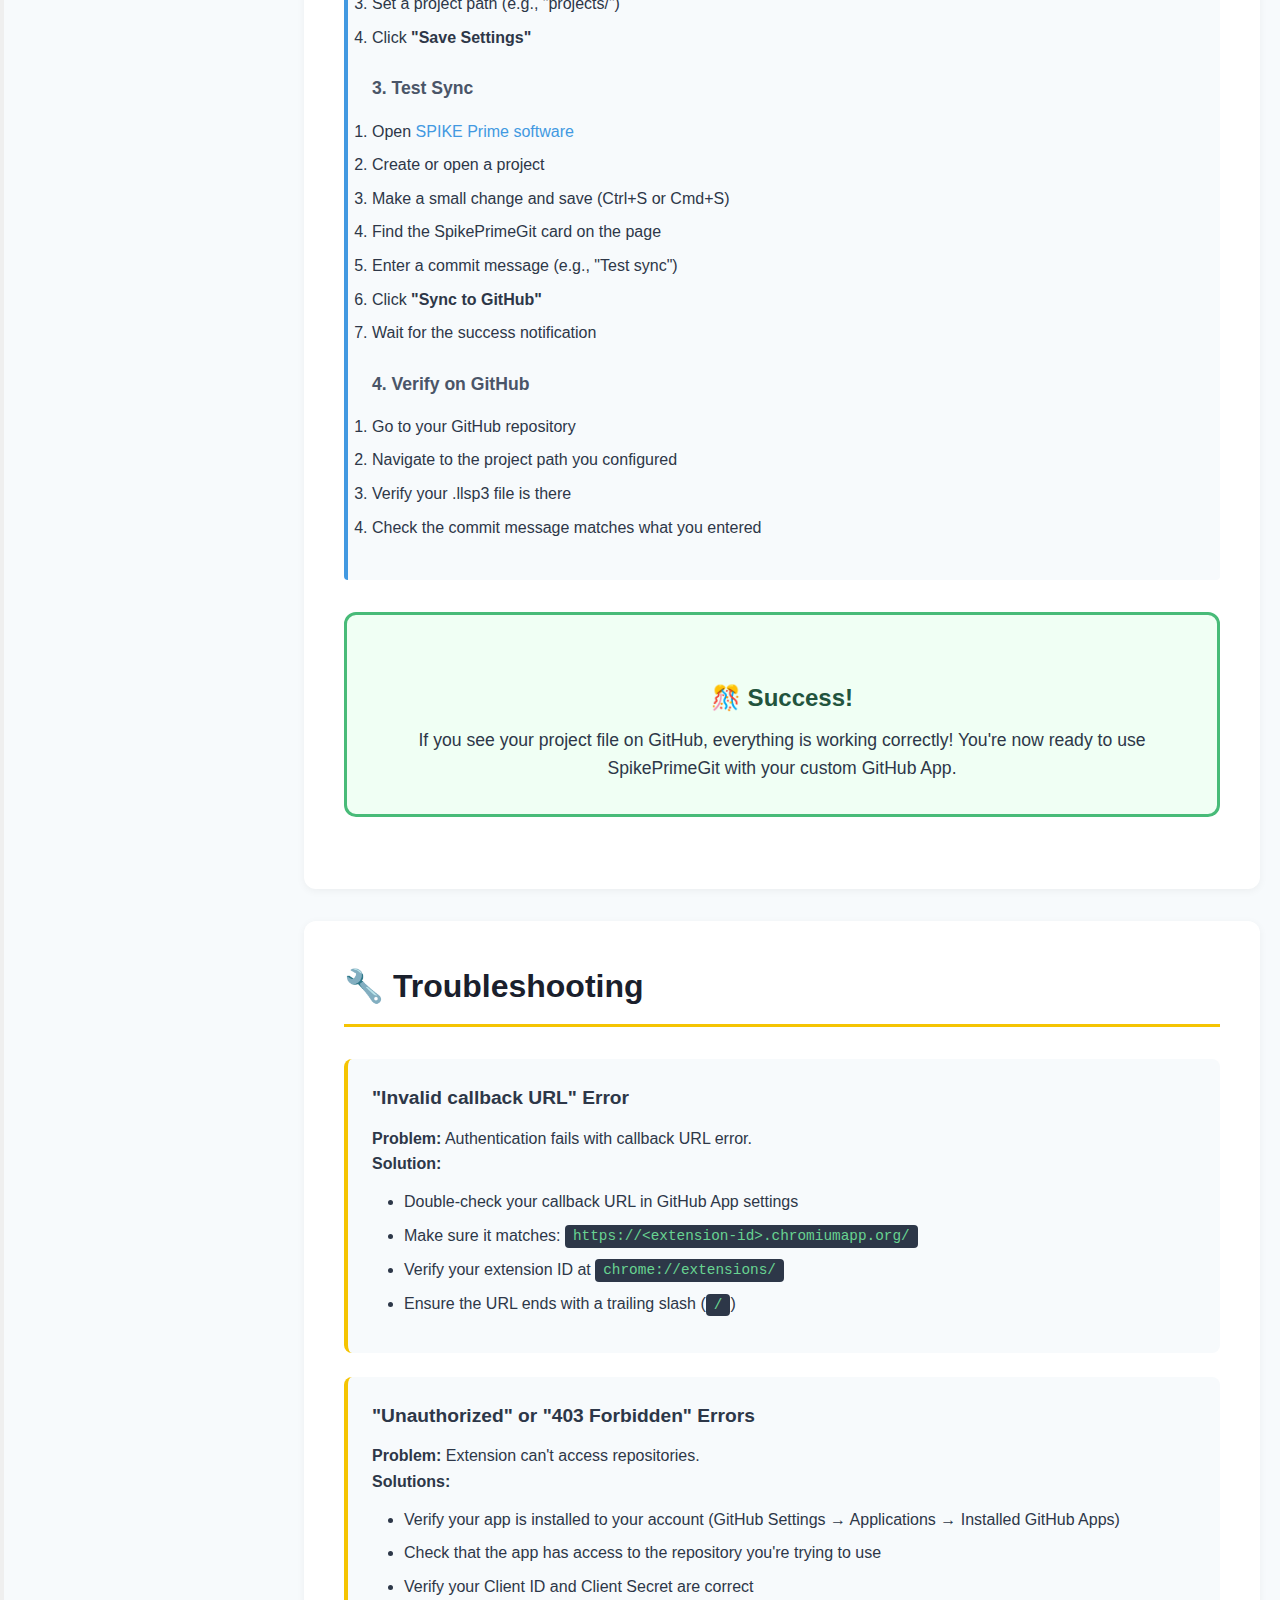
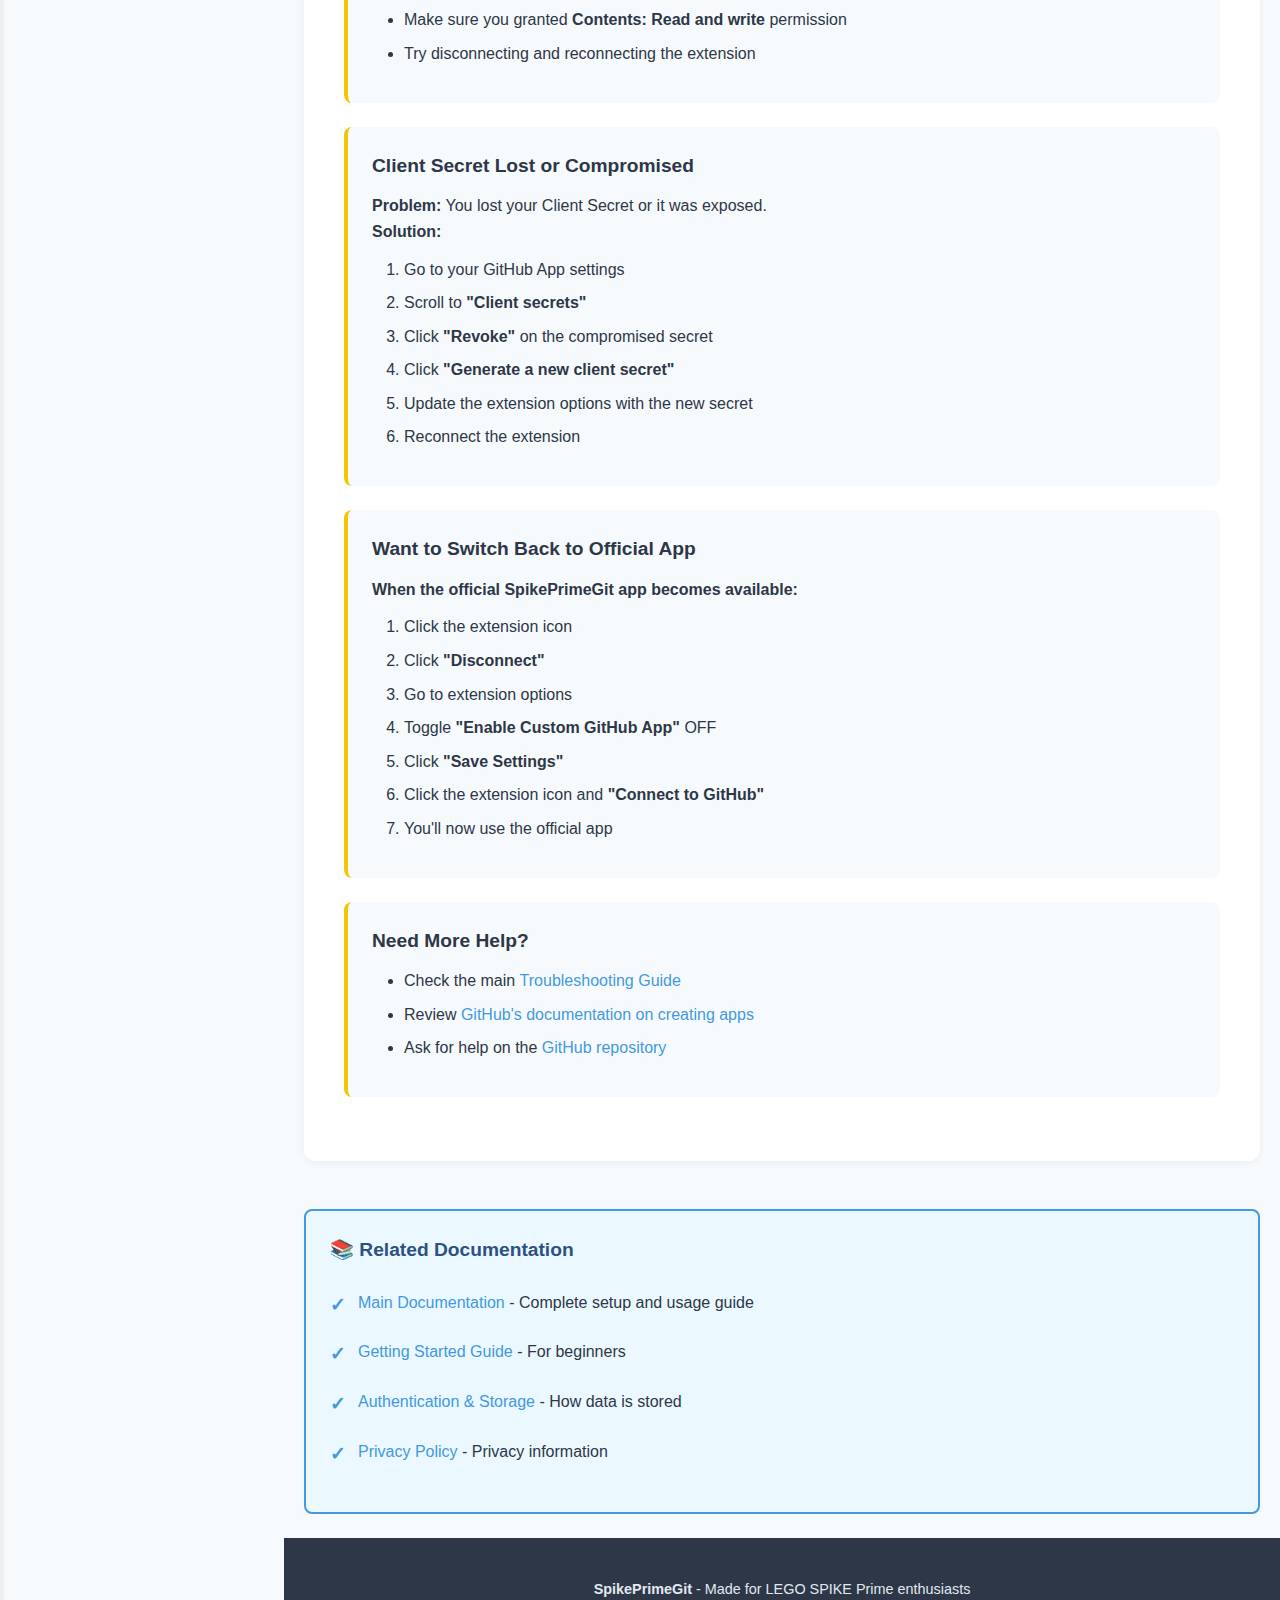
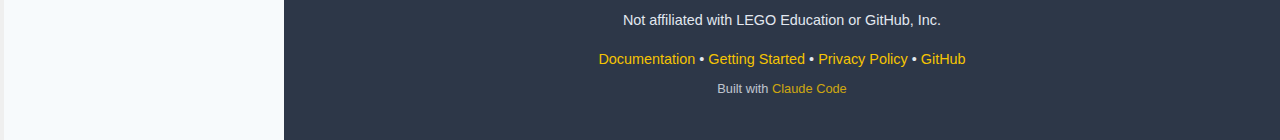
<file: docs/custom-github-app-setup.html>
<!DOCTYPE html>
<html lang="en">
<head>
  <meta charset="UTF-8">
  <meta name="viewport" content="width=device-width, initial-scale=1.0">
  <title>Custom GitHub App Setup - SpikePrimeGit</title>
  <link rel="icon" type="image/png" href="images/icon48.png">
  <link rel="stylesheet" href="style.css">
</head>
<body>
  <!-- Mobile Menu Toggle -->
  <button id="mobile-menu-toggle" class="mobile-menu-toggle" aria-label="Toggle navigation menu">
    <span></span>
    <span></span>
    <span></span>
  </button>

  <!-- Left Sidebar Navigation -->
  <nav id="sidebar">
    <div class="sidebar-header">
      <img src="images/icon48.png" alt="SpikePrimeGit Icon" class="sidebar-logo" />
      <h2>SpikePrimeGit</h2>
    </div>
    <div class="nav-links">
      <a href="index.html" class="nav-link">← Back to Docs</a>
      <a href="#overview" class="nav-link">📖 Overview</a>
      <a href="#why-custom-app" class="nav-link">🤔 Why Custom App?</a>
      <a href="#prerequisites" class="nav-link">📋 Prerequisites</a>
      <a href="#create-app" class="nav-link">🛠️ Create GitHub App</a>
      <a href="#configure-extension" class="nav-link">⚙️ Configure Extension</a>
      <a href="#testing" class="nav-link">✅ Testing</a>
      <a href="#troubleshooting" class="nav-link">🔧 Troubleshooting</a>
    </div>
  </nav>

  <!-- Main Content -->
  <div id="main-content">
    <header>
      <div class="container">
        <div class="header-content">
          <h1>Custom GitHub App Setup</h1>
          <p class="tagline">Create Your Own GitHub App for SpikePrimeGit</p>
        </div>
      </div>
    </header>

    <main class="container">
      <!-- Overview Section -->
      <section id="overview" class="section">
        <h2>📖 Overview</h2>

        <div class="warning-box">
          <h3>⚠️ Advanced Setup</h3>
          <p>This guide is for users who want to create their own GitHub App instead of using the official SpikePrimeGit app from the GitHub Marketplace.</p>
          <p><strong>Most users should use the official app.</strong> Only follow this guide if:</p>
          <ul>
            <li>The SpikePrimeGit Marketplace app is not yet available</li>
            <li>You want to use a custom app for organizational/security reasons</li>
            <li>You're comfortable with GitHub App configuration</li>
          </ul>
        </div>

        <div class="info-box">
          <h3>What You'll Accomplish</h3>
          <p>By the end of this guide, you will have:</p>
          <ul>
            <li>Created your own GitHub App</li>
            <li>Configured it with the correct permissions</li>
            <li>Connected SpikePrimeGit extension to use your custom app</li>
            <li>Successfully synced a project to GitHub</li>
          </ul>
          <p><strong>Time Required:</strong> 20-30 minutes</p>
        </div>
      </section>

      <!-- Why Custom App Section -->
      <section id="why-custom-app" class="section">
        <h2>🤔 Why Create a Custom GitHub App?</h2>

        <div class="content-box">
          <h3>When to Use a Custom App</h3>

          <h4>✅ Good Reasons:</h4>
          <ul>
            <li><strong>Marketplace App Not Available:</strong> The official SpikePrimeGit app hasn't been approved yet</li>
            <li><strong>Organizational Policy:</strong> Your organization requires apps to be managed internally</li>
            <li><strong>Custom Branding:</strong> You want the app to appear under your organization's name</li>
            <li><strong>Testing/Development:</strong> You're developing custom features or testing modifications</li>
          </ul>

          <h4>❌ Not Necessary If:</h4>
          <ul>
            <li>The official SpikePrimeGit app is available on GitHub Marketplace</li>
            <li>You're a student or individual user just getting started</li>
            <li>You want the simplest setup possible</li>
          </ul>
        </div>

        <div class="tip-box">
          <strong>💡 Recommendation:</strong> If you're new to GitHub Apps, try the official SpikePrimeGit app first. You can always switch to a custom app later if needed.
        </div>
      </section>

      <!-- Prerequisites Section -->
      <section id="prerequisites" class="section">
        <h2>📋 Prerequisites</h2>

        <div class="content-box">
          <p>Before you begin, make sure you have:</p>
          <ol>
            <li><strong>GitHub Account:</strong> A GitHub account (personal or organization)</li>
            <li><strong>Chrome Extension Installed:</strong> SpikePrimeGit extension installed from the Chrome Web Store</li>
            <li><strong>Repository Created:</strong> At least one GitHub repository where you'll save projects</li>
            <li><strong>Basic GitHub Knowledge:</strong> Familiarity with GitHub basics (repositories, branches)</li>
          </ol>
        </div>

        <div class="warning-box">
          <h3>⚠️ Important Notes</h3>
          <ul>
            <li><strong>OAuth App vs GitHub App:</strong> This guide creates a <strong>GitHub App</strong> (not an OAuth App). GitHub Apps are the modern, recommended approach.</li>
            <li><strong>Permissions:</strong> You'll need permission to create apps in your account or organization</li>
            <li><strong>Callback URL:</strong> The extension uses a specific callback URL that must be configured correctly</li>
          </ul>
        </div>
      </section>

      <!-- Create GitHub App Section -->
      <section id="create-app" class="section">
        <h2>🛠️ Step 1: Create Your GitHub App</h2>

        <div class="step">
          <div class="step-header">
            <span class="step-number">1</span>
            <h3>Navigate to GitHub App Settings</h3>
          </div>
          <div class="step-content">
            <p>Choose where to create your app:</p>

            <h4>Option A: Personal Account</h4>
            <ol>
              <li>Go to <a href="https://github.com/settings/apps" target="_blank">GitHub Settings → Developer settings → GitHub Apps</a></li>
              <li>Click <strong>"New GitHub App"</strong></li>
            </ol>

            <h4>Option B: Organization Account</h4>
            <ol>
              <li>Go to your organization settings</li>
              <li>Navigate to <strong>Developer settings → GitHub Apps</strong></li>
              <li>Click <strong>"New GitHub App"</strong></li>
            </ol>
          </div>
        </div>

        <div class="step">
          <div class="step-header">
            <span class="step-number">2</span>
            <h3>Configure Basic Information</h3>
          </div>
          <div class="step-content">
            <p>Fill in the basic app information:</p>

            <div style="background: #f7fafc; border-left: 4px solid #4299e1; padding: 1rem; margin: 1rem 0; border-radius: 4px;">
              <p><strong>GitHub App name:</strong></p>
              <code style="display: block; background: #2d3748; color: #68d391; padding: 0.5rem; border-radius: 4px; margin: 0.5rem 0;">
                SpikePrimeGit-CustomApp
              </code>
              <p style="font-size: 0.9rem; margin-top: 0.5rem;">Or any name you prefer (must be unique across GitHub)</p>
            </div>

            <div style="background: #f7fafc; border-left: 4px solid #4299e1; padding: 1rem; margin: 1rem 0; border-radius: 4px;">
              <p><strong>Homepage URL:</strong></p>
              <code style="display: block; background: #2d3748; color: #68d391; padding: 0.5rem; border-radius: 4px; margin: 0.5rem 0;">
                https://github.com/varunmehta/spike-prime-git
              </code>
              <p style="font-size: 0.9rem; margin-top: 0.5rem;">Or link to your own documentation</p>
            </div>

            <div style="background: #f7fafc; border-left: 4px solid #4299e1; padding: 1rem; margin: 1rem 0; border-radius: 4px;">
              <p><strong>Description:</strong></p>
              <code style="display: block; background: #2d3748; color: #68d391; padding: 0.5rem; border-radius: 4px; margin: 0.5rem 0;">
                Sync LEGO SPIKE Prime projects to GitHub automatically
              </code>
            </div>
          </div>
        </div>

        <div class="step">
          <div class="step-header">
            <span class="step-number">3</span>
            <h3>Configure Callback URL</h3>
          </div>
          <div class="step-content">
            <div class="warning-box">
              <strong>🔴 CRITICAL:</strong> This must be exact or authentication will fail!
            </div>

            <div style="background: #f7fafc; border-left: 4px solid #e53e3e; padding: 1rem; margin: 1rem 0; border-radius: 4px;">
              <p><strong>Callback URL:</strong></p>
              <code style="display: block; background: #2d3748; color: #68d391; padding: 0.5rem; border-radius: 4px; margin: 0.5rem 0;">
                https://&lt;YOUR-EXTENSION-ID&gt;.chromiumapp.org/
              </code>
              <p style="font-size: 0.9rem; margin-top: 0.5rem; color: #c53030;">Replace <code>&lt;YOUR-EXTENSION-ID&gt;</code> with your actual extension ID</p>
            </div>

            <h4>How to Find Your Extension ID:</h4>
            <ol>
              <li>Open Chrome and go to <code>chrome://extensions/</code></li>
              <li>Enable <strong>"Developer mode"</strong> (toggle in top-right)</li>
              <li>Find <strong>SpikePrimeGit</strong> in the list</li>
              <li>Copy the <strong>ID</strong> (long string like: <code>abcdefghijklmnopqrstuvwxyz123456</code>)</li>
            </ol>

            <div class="tip-box">
              <strong>💡 Example:</strong> If your extension ID is <code>ldiklhfinipoikhmfbnamjklkigcppoe</code>, your callback URL would be:<br>
              <code>https://ldiklhfinipoikhmfbnamjklkigcppoe.chromiumapp.org/</code>
            </div>
          </div>
        </div>

        <div class="step">
          <div class="step-header">
            <span class="step-number">4</span>
            <h3>Configure Webhook Settings</h3>
          </div>
          <div class="step-content">
            <div style="background: #f7fafc; border-left: 4px solid #4299e1; padding: 1rem; margin: 1rem 0; border-radius: 4px;">
              <p><strong>Webhook:</strong></p>
              <p>☑️ <strong>Uncheck</strong> "Active" (webhooks not needed for this extension)</p>
            </div>
          </div>
        </div>

        <div class="step">
          <div class="step-header">
            <span class="step-number">5</span>
            <h3>Configure Permissions</h3>
          </div>
          <div class="step-content">
            <p>Set the following permissions under <strong>"Repository permissions"</strong>:</p>

            <div style="background: #f0fff4; border-left: 4px solid #48bb78; padding: 1rem; margin: 1rem 0; border-radius: 4px;">
              <p><strong>Contents:</strong> <code>Read and write</code></p>
              <p style="font-size: 0.9rem; color: #22543d;">Required to read repository files and create commits</p>
            </div>

            <div style="background: #f0fff4; border-left: 4px solid #48bb78; padding: 1rem; margin: 1rem 0; border-radius: 4px;">
              <p><strong>Metadata:</strong> <code>Read-only</code></p>
              <p style="font-size: 0.9rem; color: #22543d;">Automatically granted - required to list repositories</p>
            </div>

            <div class="warning-box">
              <strong>⚠️ Important:</strong> Do NOT grant more permissions than needed. The extension only requires <strong>Contents (Read and write)</strong> and <strong>Metadata (Read-only)</strong>.
            </div>
          </div>
        </div>

        <div class="step">
          <div class="step-header">
            <span class="step-number">6</span>
            <h3>Configure User Permissions</h3>
          </div>
          <div class="step-content">
            <p>Under <strong>"User permissions"</strong>, no additional permissions are required. Leave all as "No access".</p>
          </div>
        </div>

        <div class="step">
          <div class="step-header">
            <span class="step-number">7</span>
            <h3>Configure Installation Options</h3>
          </div>
          <div class="step-content">
            <div style="background: #f7fafc; border-left: 4px solid #4299e1; padding: 1rem; margin: 1rem 0; border-radius: 4px;">
              <p><strong>Where can this GitHub App be installed?</strong></p>
              <p>Choose based on your needs:</p>
              <ul>
                <li><strong>Only on this account:</strong> For personal use only</li>
                <li><strong>Any account:</strong> If you want to share with others (advanced)</li>
              </ul>
              <p><strong>Recommendation:</strong> Select "Only on this account" for simplicity</p>
            </div>
          </div>
        </div>

        <div class="step">
          <div class="step-header">
            <span class="step-number">8</span>
            <h3>Create the App</h3>
          </div>
          <div class="step-content">
            <ol>
              <li>Click <strong>"Create GitHub App"</strong> at the bottom</li>
              <li>You'll be taken to your new app's settings page</li>
            </ol>

            <div class="success-box">
              <h3>🎉 App Created!</h3>
              <p>Your GitHub App is now created. Next, we need to generate credentials for the extension.</p>
            </div>
          </div>
        </div>

        <div class="step">
          <div class="step-header">
            <span class="step-number">9</span>
            <h3>Generate Client Credentials</h3>
          </div>
          <div class="step-content">
            <p>On your app's settings page:</p>

            <ol>
              <li>Scroll down to <strong>"Client secrets"</strong> section</li>
              <li>Click <strong>"Generate a new client secret"</strong></li>
              <li><strong>IMMEDIATELY COPY</strong> the client secret (you won't be able to see it again!)</li>
              <li>Also note your <strong>Client ID</strong> (visible at the top of the page)</li>
            </ol>

            <div class="warning-box">
              <strong>🔴 CRITICAL:</strong> Save your Client ID and Client Secret in a secure place (password manager, secure note, etc.). You'll need both to configure the extension.
            </div>

            <div style="background: #2d3748; color: #68d391; padding: 1rem; border-radius: 8px; margin: 1rem 0;">
              <p><strong>Keep These Safe:</strong></p>
              <p>Client ID: Iv1.xxxxxxxxxxxxxxxx</p>
              <p>Client Secret: xxxxxxxxxxxxxxxxxxxxxxxxxxxxxxxxxxxxxxxx</p>
            </div>
          </div>
        </div>

        <div class="step">
          <div class="step-header">
            <span class="step-number">10</span>
            <h3>Install the App to Your Account</h3>
          </div>
          <div class="step-content">
            <ol>
              <li>On your app's settings page, click <strong>"Install App"</strong> in the left sidebar</li>
              <li>Click the <strong>Install</strong> button next to your account/organization</li>
              <li>Select repositories to grant access to:
                <ul>
                  <li><strong>All repositories:</strong> App can access all your repos</li>
                  <li><strong>Only select repositories:</strong> Choose specific repos (recommended)</li>
                </ul>
              </li>
              <li>Click <strong>"Install"</strong></li>
            </ol>

            <div class="success-box">
              <h3>✅ Installation Complete!</h3>
              <p>Your GitHub App is now installed and ready to use. Next, we'll configure the extension.</p>
            </div>
          </div>
        </div>
      </section>

      <!-- Configure Extension Section -->
      <section id="configure-extension" class="section">
        <h2>⚙️ Step 2: Configure the Extension</h2>

        <div class="step">
          <div class="step-header">
            <span class="step-number">1</span>
            <h3>Open Extension Options</h3>
          </div>
          <div class="step-content">
            <ol>
              <li>Click the SpikePrimeGit extension icon in Chrome</li>
              <li>If you're already connected, click <strong>"Disconnect"</strong> first</li>
              <li>Right-click the extension icon</li>
              <li>Select <strong>"Options"</strong> or go to <code>chrome://extensions/</code> and click <strong>"Details"</strong> → <strong>"Extension options"</strong></li>
            </ol>
          </div>
        </div>

        <div class="step">
          <div class="step-header">
            <span class="step-number">2</span>
            <h3>Enable Custom GitHub App Mode</h3>
          </div>
          <div class="step-content">
            <p>In the extension options page:</p>
            <ol>
              <li>Find the <strong>"Use Custom GitHub App"</strong> section</li>
              <li>Toggle <strong>"Enable Custom GitHub App"</strong> ON</li>
            </ol>
          </div>
        </div>

        <div class="step">
          <div class="step-header">
            <span class="step-number">3</span>
            <h3>Enter Your App Credentials</h3>
          </div>
          <div class="step-content">
            <p>Enter the credentials you saved earlier:</p>

            <div style="background: #f7fafc; border-left: 4px solid #4299e1; padding: 1rem; margin: 1rem 0; border-radius: 4px;">
              <p><strong>Client ID:</strong></p>
              <input type="text" placeholder="Iv1.xxxxxxxxxxxxxxxx" disabled style="width: 100%; padding: 0.5rem; margin: 0.5rem 0; border: 1px solid #cbd5e0; border-radius: 4px;">
            </div>

            <div style="background: #f7fafc; border-left: 4px solid #4299e1; padding: 1rem; margin: 1rem 0; border-radius: 4px;">
              <p><strong>Client Secret:</strong></p>
              <input type="password" placeholder="••••••••••••••••••••••••••••••••" disabled style="width: 100%; padding: 0.5rem; margin: 0.5rem 0; border: 1px solid #cbd5e0; border-radius: 4px;">
            </div>

            <div class="warning-box">
              <strong>⚠️ Keep Your Secret Safe:</strong> Never share your Client Secret publicly or commit it to version control.
            </div>
          </div>
        </div>

        <div class="step">
          <div class="step-header">
            <span class="step-number">4</span>
            <h3>Save and Connect</h3>
          </div>
          <div class="step-content">
            <ol>
              <li>Click <strong>"Save Settings"</strong></li>
              <li>Close the options page</li>
              <li>Click the extension icon again</li>
              <li>Click <strong>"Connect to GitHub"</strong></li>
              <li>Authorize the connection when prompted</li>
            </ol>

            <div class="success-box">
              <h3>🎉 Connected!</h3>
              <p>Your extension is now connected to your custom GitHub App!</p>
            </div>
          </div>
        </div>
      </section>

      <!-- Testing Section -->
      <section id="testing" class="section">
        <h2>✅ Step 3: Test Your Setup</h2>

        <div class="content-box">
          <h3>Verify Everything Works</h3>

          <h4>1. Check Connection Status</h4>
          <ol>
            <li>Click the extension icon</li>
            <li>Verify you see <strong>"Connected as [your-username]"</strong></li>
            <li>Verify you can see your repositories in the dropdown</li>
          </ol>

          <h4>2. Configure Settings</h4>
          <ol>
            <li>Select a repository from the dropdown</li>
            <li>Select a branch (usually "main")</li>
            <li>Set a project path (e.g., "projects/")</li>
            <li>Click <strong>"Save Settings"</strong></li>
          </ol>

          <h4>3. Test Sync</h4>
          <ol>
            <li>Open <a href="https://spike.legoeducation.com" target="_blank">SPIKE Prime software</a></li>
            <li>Create or open a project</li>
            <li>Make a small change and save (Ctrl+S or Cmd+S)</li>
            <li>Find the SpikePrimeGit card on the page</li>
            <li>Enter a commit message (e.g., "Test sync")</li>
            <li>Click <strong>"Sync to GitHub"</strong></li>
            <li>Wait for the success notification</li>
          </ol>

          <h4>4. Verify on GitHub</h4>
          <ol>
            <li>Go to your GitHub repository</li>
            <li>Navigate to the project path you configured</li>
            <li>Verify your .llsp3 file is there</li>
            <li>Check the commit message matches what you entered</li>
          </ol>
        </div>

        <div class="success-box">
          <h3>🎊 Success!</h3>
          <p>If you see your project file on GitHub, everything is working correctly! You're now ready to use SpikePrimeGit with your custom GitHub App.</p>
        </div>
      </section>

      <!-- Troubleshooting Section -->
      <section id="troubleshooting" class="section">
        <h2>🔧 Troubleshooting</h2>

        <div class="faq">
          <div class="faq-item">
            <h3>"Invalid callback URL" Error</h3>
            <p><strong>Problem:</strong> Authentication fails with callback URL error.</p>
            <p><strong>Solution:</strong></p>
            <ul>
              <li>Double-check your callback URL in GitHub App settings</li>
              <li>Make sure it matches: <code>https://&lt;extension-id&gt;.chromiumapp.org/</code></li>
              <li>Verify your extension ID at <code>chrome://extensions/</code></li>
              <li>Ensure the URL ends with a trailing slash (<code>/</code>)</li>
            </ul>
          </div>

          <div class="faq-item">
            <h3>"Unauthorized" or "403 Forbidden" Errors</h3>
            <p><strong>Problem:</strong> Extension can't access repositories.</p>
            <p><strong>Solutions:</strong></p>
            <ul>
              <li>Verify your app is installed to your account (GitHub Settings → Applications → Installed GitHub Apps)</li>
              <li>Check that the app has access to the repository you're trying to use</li>
              <li>Verify your Client ID and Client Secret are correct</li>
              <li>Make sure you granted <strong>Contents: Read and write</strong> permission</li>
              <li>Try disconnecting and reconnecting the extension</li>
            </ul>
          </div>

          <div class="faq-item">
            <h3>Client Secret Lost or Compromised</h3>
            <p><strong>Problem:</strong> You lost your Client Secret or it was exposed.</p>
            <p><strong>Solution:</strong></p>
            <ol>
              <li>Go to your GitHub App settings</li>
              <li>Scroll to <strong>"Client secrets"</strong></li>
              <li>Click <strong>"Revoke"</strong> on the compromised secret</li>
              <li>Click <strong>"Generate a new client secret"</strong></li>
              <li>Update the extension options with the new secret</li>
              <li>Reconnect the extension</li>
            </ol>
          </div>

          <div class="faq-item">
            <h3>Want to Switch Back to Official App</h3>
            <p><strong>When the official SpikePrimeGit app becomes available:</strong></p>
            <ol>
              <li>Click the extension icon</li>
              <li>Click <strong>"Disconnect"</strong></li>
              <li>Go to extension options</li>
              <li>Toggle <strong>"Enable Custom GitHub App"</strong> OFF</li>
              <li>Click <strong>"Save Settings"</strong></li>
              <li>Click the extension icon and <strong>"Connect to GitHub"</strong></li>
              <li>You'll now use the official app</li>
            </ol>
          </div>

          <div class="faq-item">
            <h3>Need More Help?</h3>
            <ul>
              <li>Check the main <a href="index.html#troubleshooting">Troubleshooting Guide</a></li>
              <li>Review <a href="https://docs.github.com/en/apps/creating-github-apps" target="_blank">GitHub's documentation on creating apps</a></li>
              <li>Ask for help on the <a href="https://github.com/varunmehta/spike-prime-git/issues" target="_blank">GitHub repository</a></li>
            </ul>
          </div>
        </div>
      </section>

      <div class="info-box" style="margin-top: 3rem;">
        <h3>📚 Related Documentation</h3>
        <ul>
          <li><a href="index.html">Main Documentation</a> - Complete setup and usage guide</li>
          <li><a href="getting-started.html">Getting Started Guide</a> - For beginners</li>
          <li><a href="authentication-storage.html">Authentication & Storage</a> - How data is stored</li>
          <li><a href="privacy-policy.html">Privacy Policy</a> - Privacy information</li>
        </ul>
      </div>
    </main>

    <footer>
      <div class="container">
        <p><strong>SpikePrimeGit</strong> - Made for LEGO SPIKE Prime enthusiasts</p>
        <p>Not affiliated with LEGO Education or GitHub, Inc.</p>
        <p style="font-size: 0.9rem; margin-top: 1rem;">
          <a href="index.html" style="color: #f5c402;">Documentation</a> •
          <a href="getting-started.html" style="color: #f5c402;">Getting Started</a> •
          <a href="privacy-policy.html" style="color: #f5c402;">Privacy Policy</a> •
          <a href="https://github.com/varunmehta/spike-prime-git" target="_blank" style="color: #f5c402;">GitHub</a>
        </p>
        <p style="font-size: 0.8rem; margin-top: 0.5rem; opacity: 0.8;">
          Built with <a href="https://www.claude.com/product/claude-code" target="_blank" style="color: #f5c402;">Claude Code</a>
        </p>
      </div>
    </footer>
  </div>

  <script>
    // Smooth scrolling and active nav highlight
    document.querySelectorAll('a[href^="#"]').forEach(anchor => {
      anchor.addEventListener('click', function (e) {
        e.preventDefault();
        const target = document.querySelector(this.getAttribute('href'));
        if (target) {
          target.scrollIntoView({ behavior: 'smooth', block: 'start' });

          // Update active state
          document.querySelectorAll('.nav-link').forEach(link => {
            link.classList.remove('active');
          });
          this.classList.add('active');
        }
      });
    });

    // Highlight active section on scroll
    window.addEventListener('scroll', () => {
      const sections = document.querySelectorAll('section[id]');
      let current = '';

      sections.forEach(section => {
        const sectionTop = section.offsetTop;
        if (window.pageYOffset >= sectionTop - 100) {
          current = section.getAttribute('id');
        }
      });

      document.querySelectorAll('.nav-link').forEach(link => {
        link.classList.remove('active');
        if (link.getAttribute('href') === `#${current}`) {
          link.classList.add('active');
        }
      });
    });

    // Mobile menu toggle
    const mobileMenuToggle = document.getElementById('mobile-menu-toggle');
    const sidebar = document.getElementById('sidebar');

    if (mobileMenuToggle && sidebar) {
      mobileMenuToggle.addEventListener('click', () => {
        sidebar.classList.toggle('active');
        mobileMenuToggle.classList.toggle('active');
      });

      // Close mobile menu when clicking on a link
      document.querySelectorAll('#sidebar a').forEach(link => {
        link.addEventListener('click', () => {
          if (window.innerWidth <= 768) {
            sidebar.classList.remove('active');
            mobileMenuToggle.classList.remove('active');
          }
        });
      });

      // Close mobile menu when clicking outside
      document.addEventListener('click', (e) => {
        if (window.innerWidth <= 768 &&
            !sidebar.contains(e.target) &&
            !mobileMenuToggle.contains(e.target) &&
            sidebar.classList.contains('active')) {
          sidebar.classList.remove('active');
          mobileMenuToggle.classList.remove('active');
        }
      });
    }
  </script>
</body>
</html>
</file>
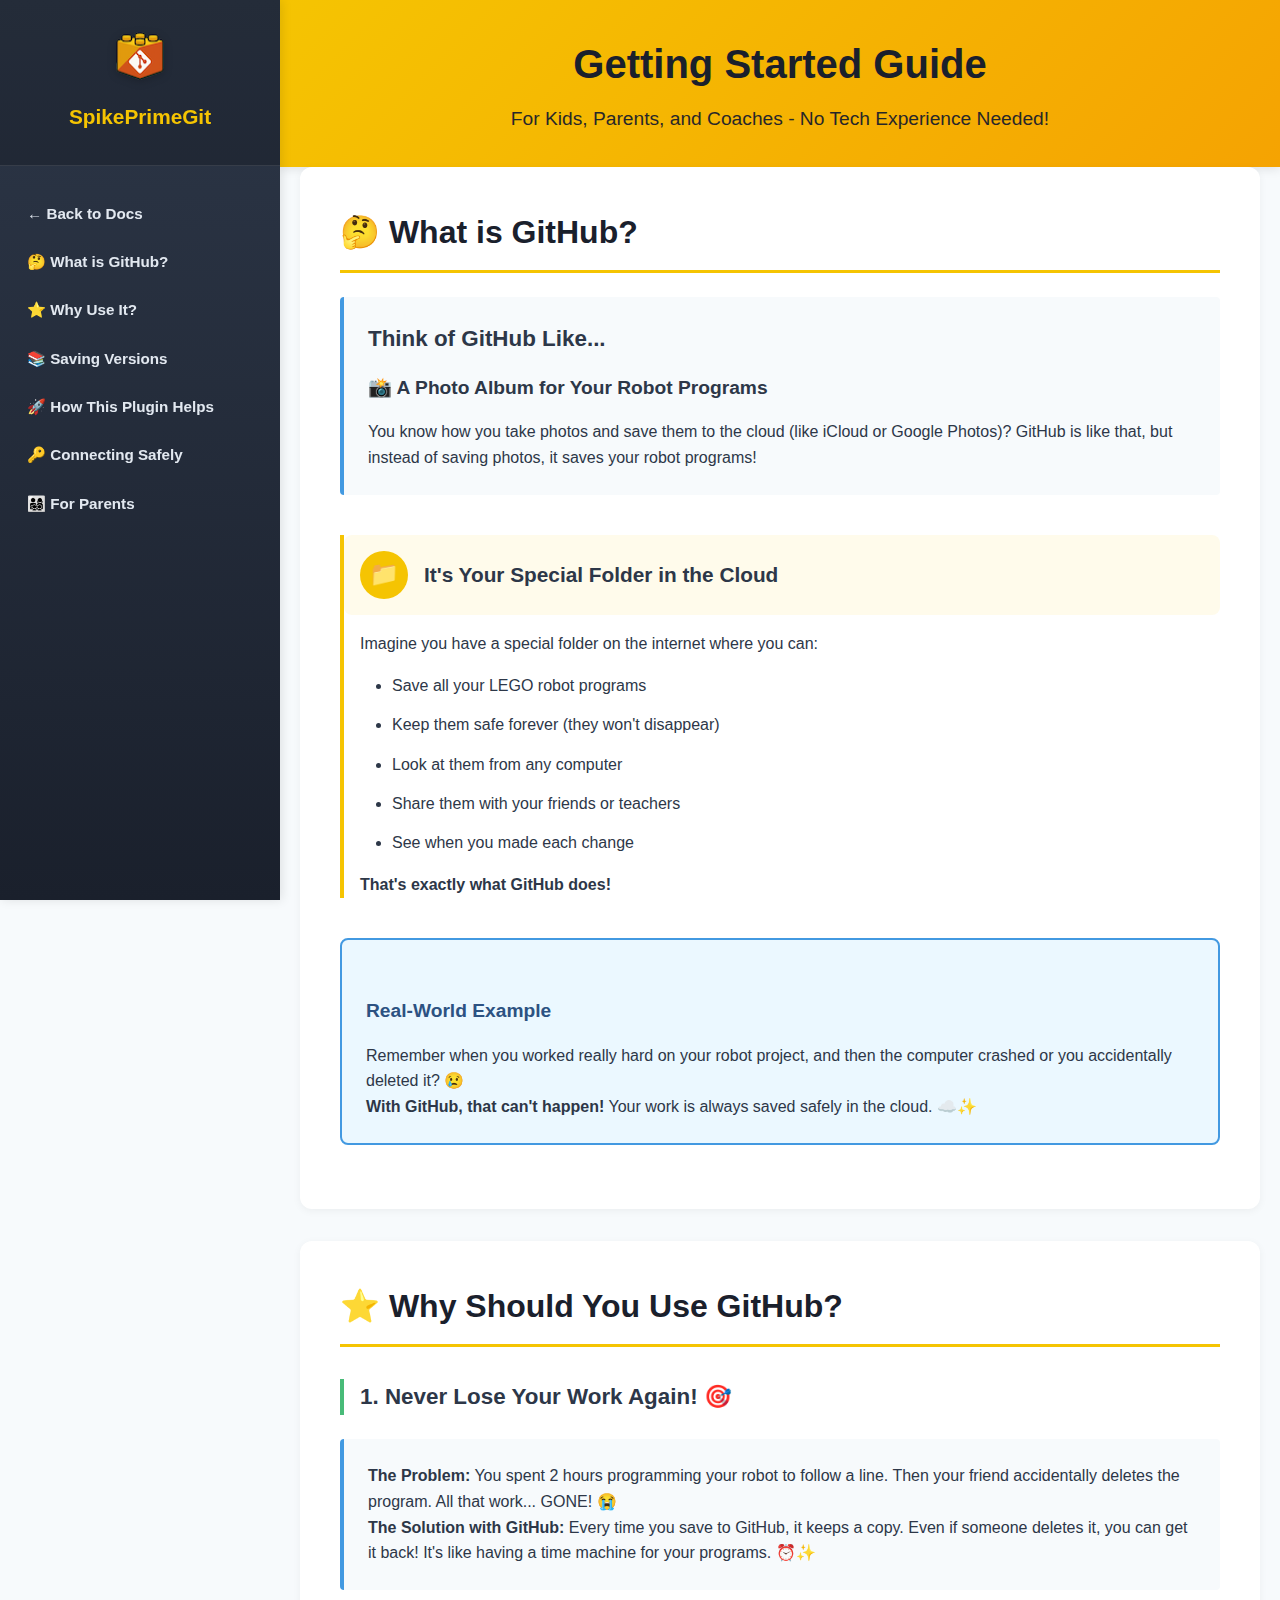
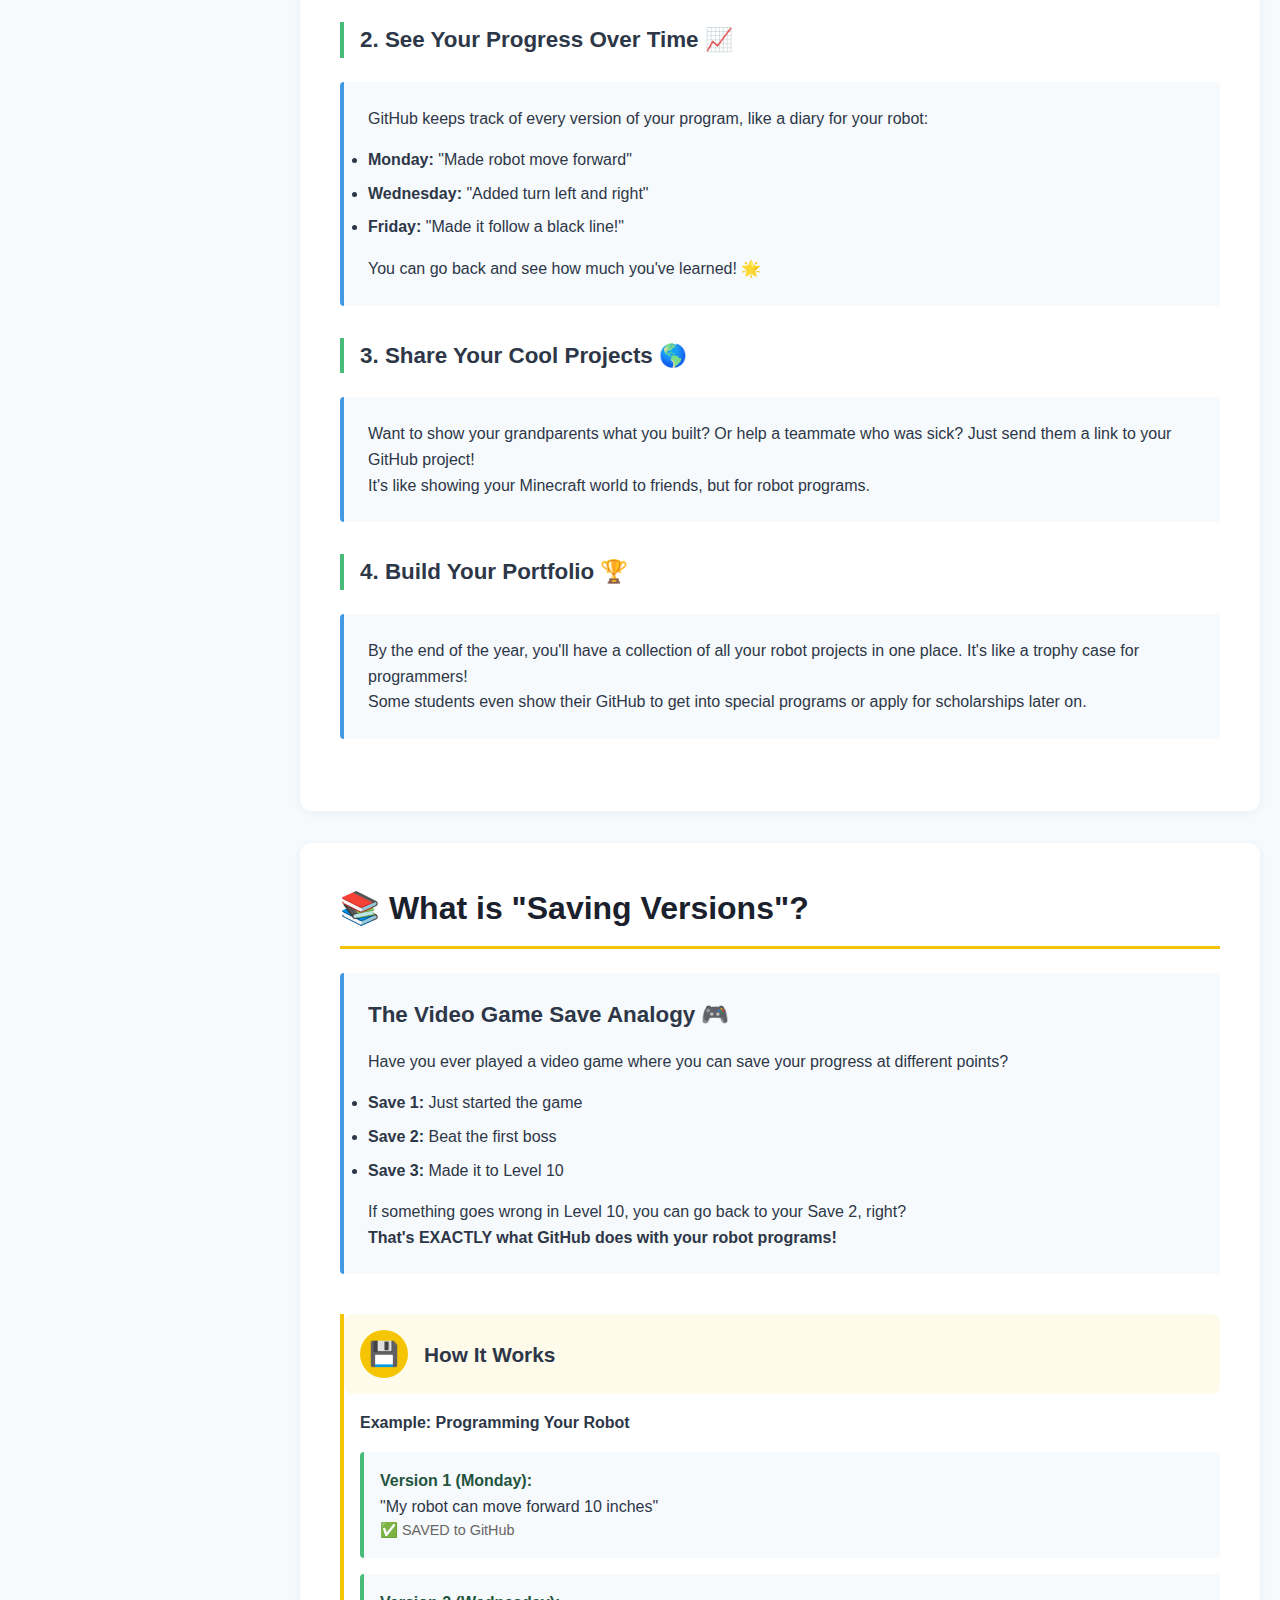
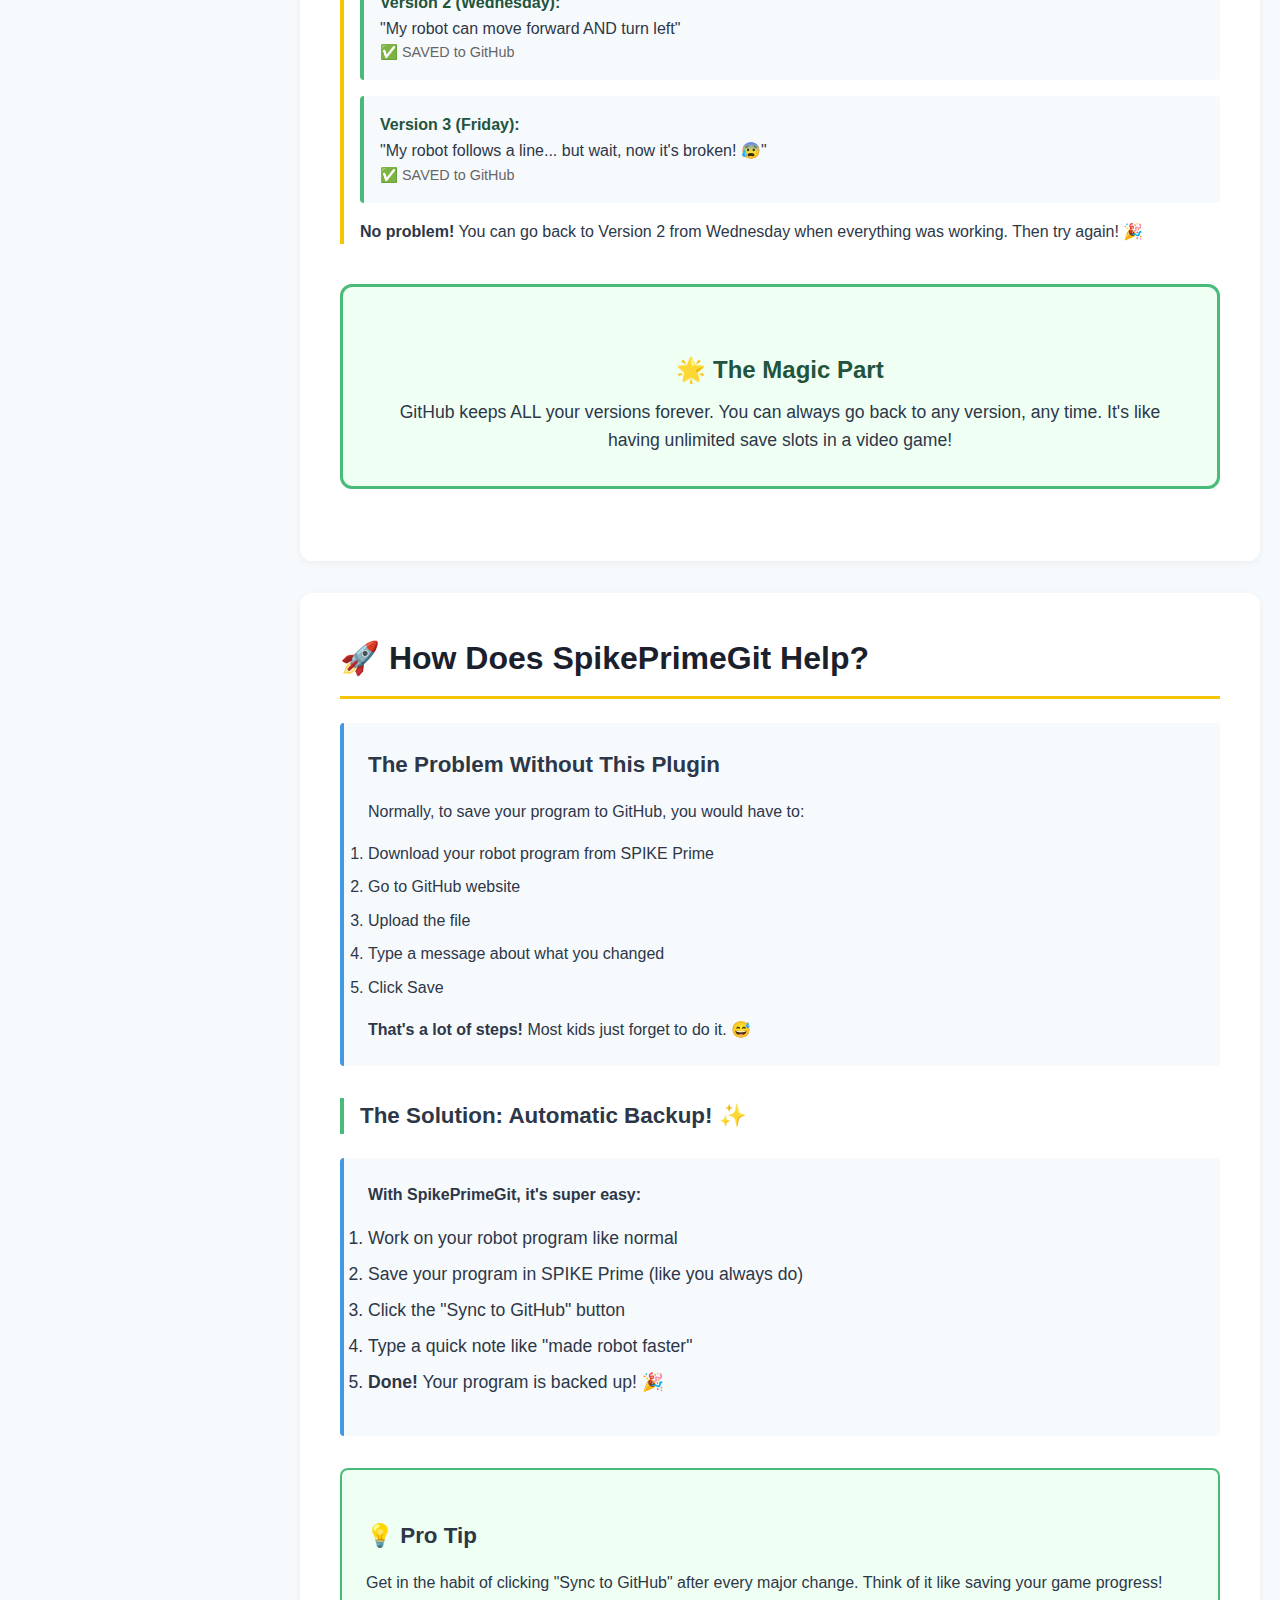
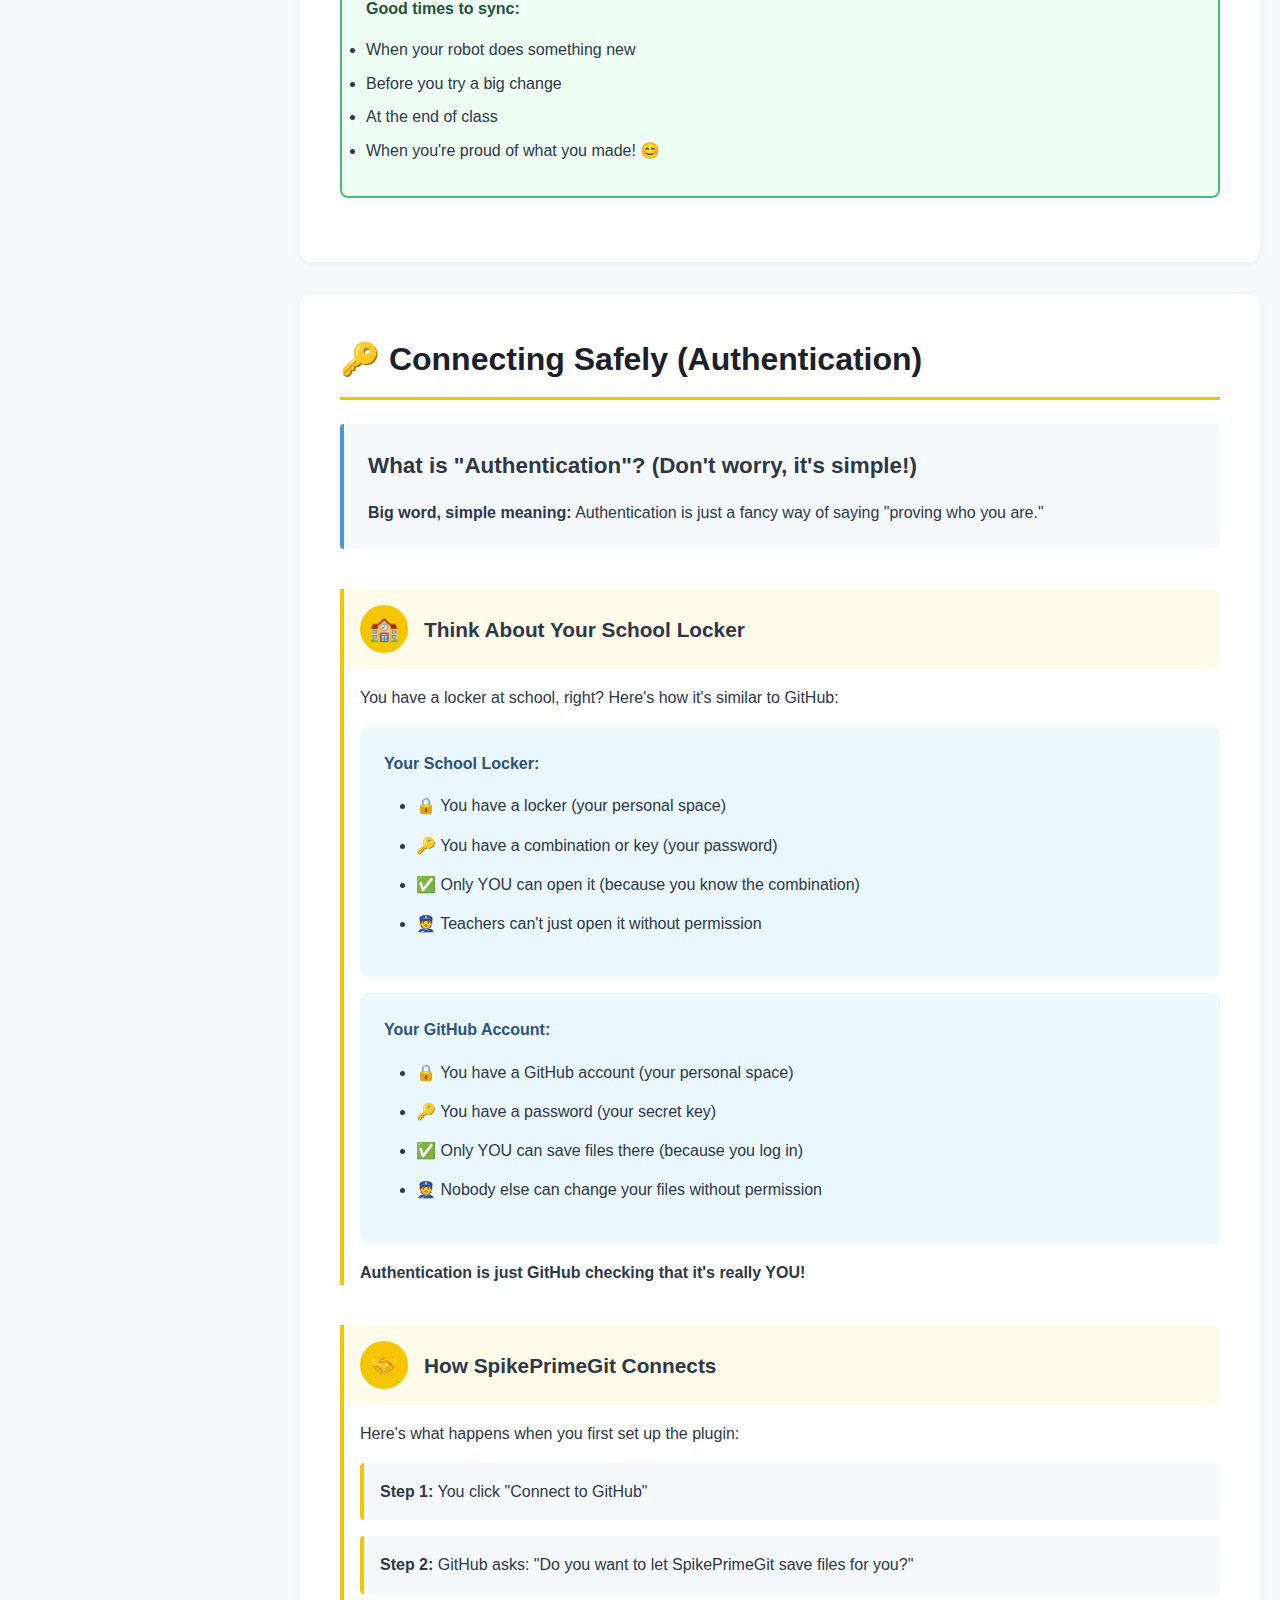
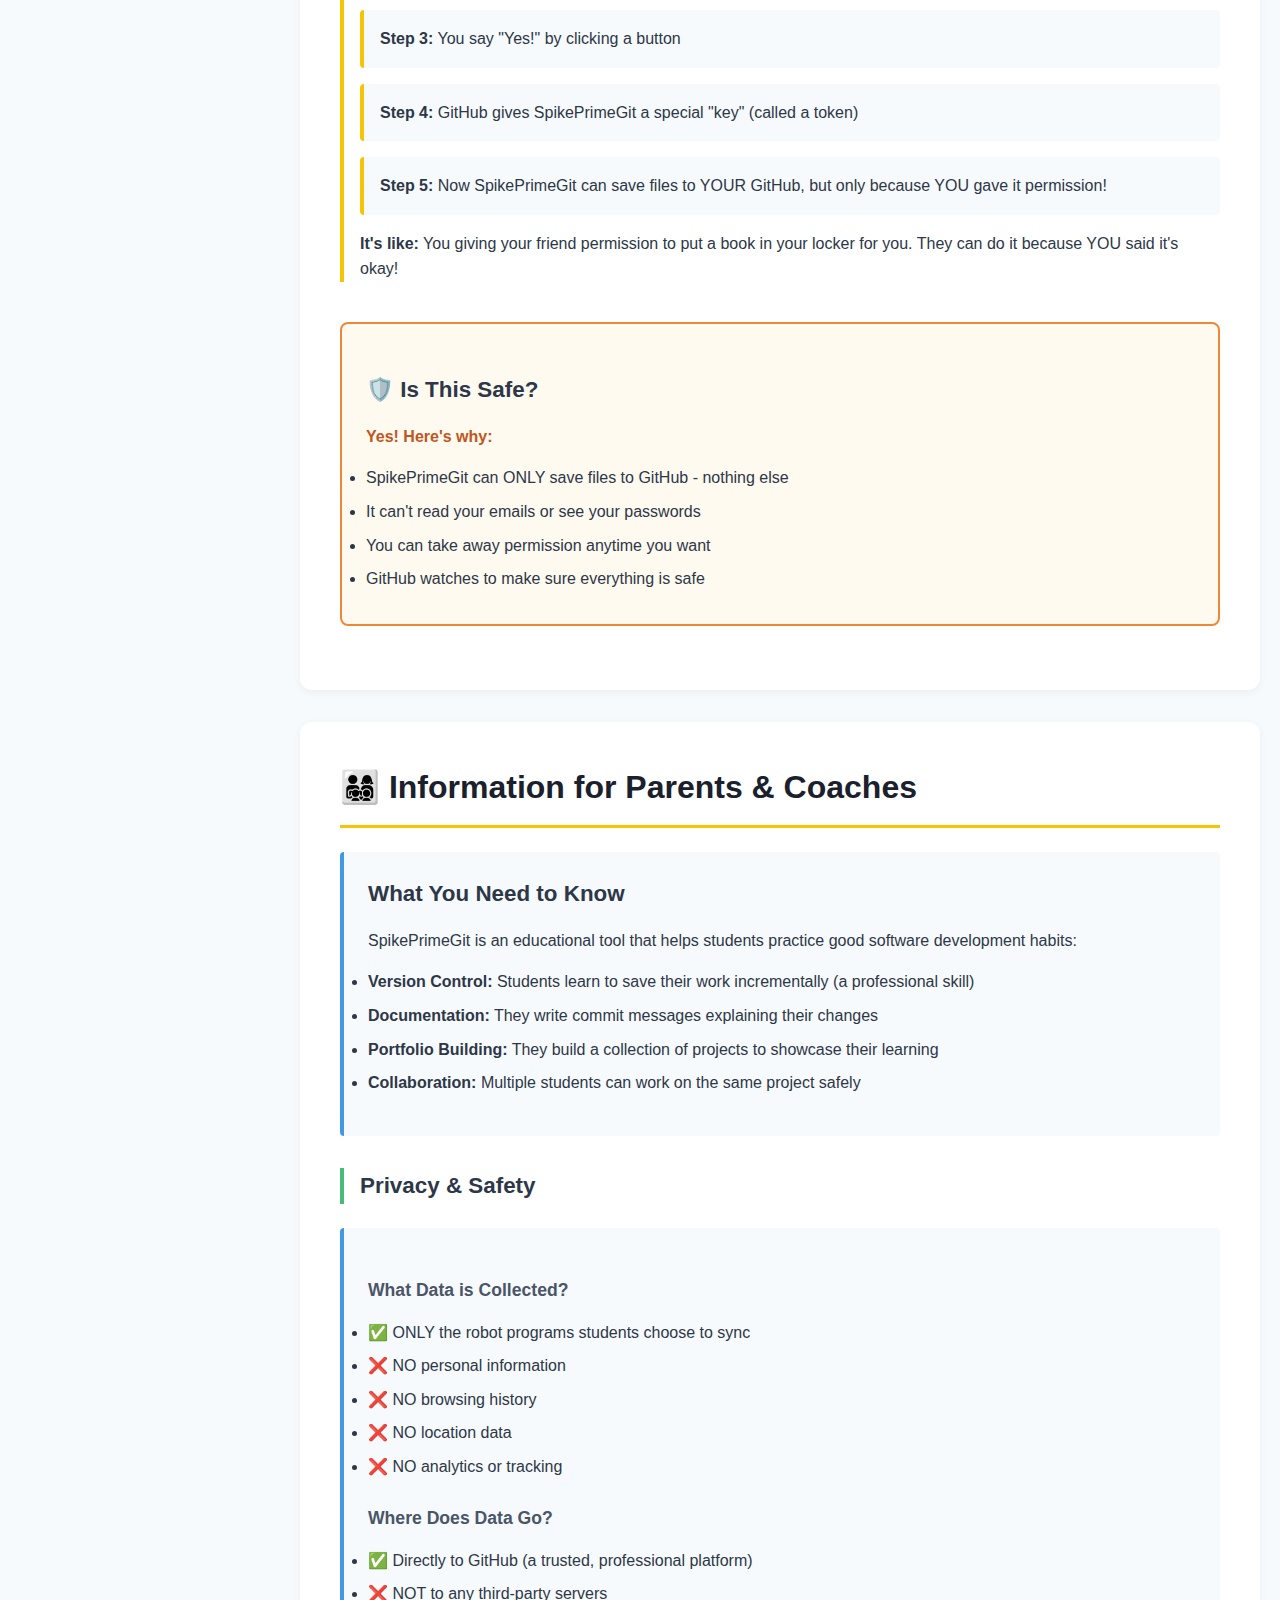
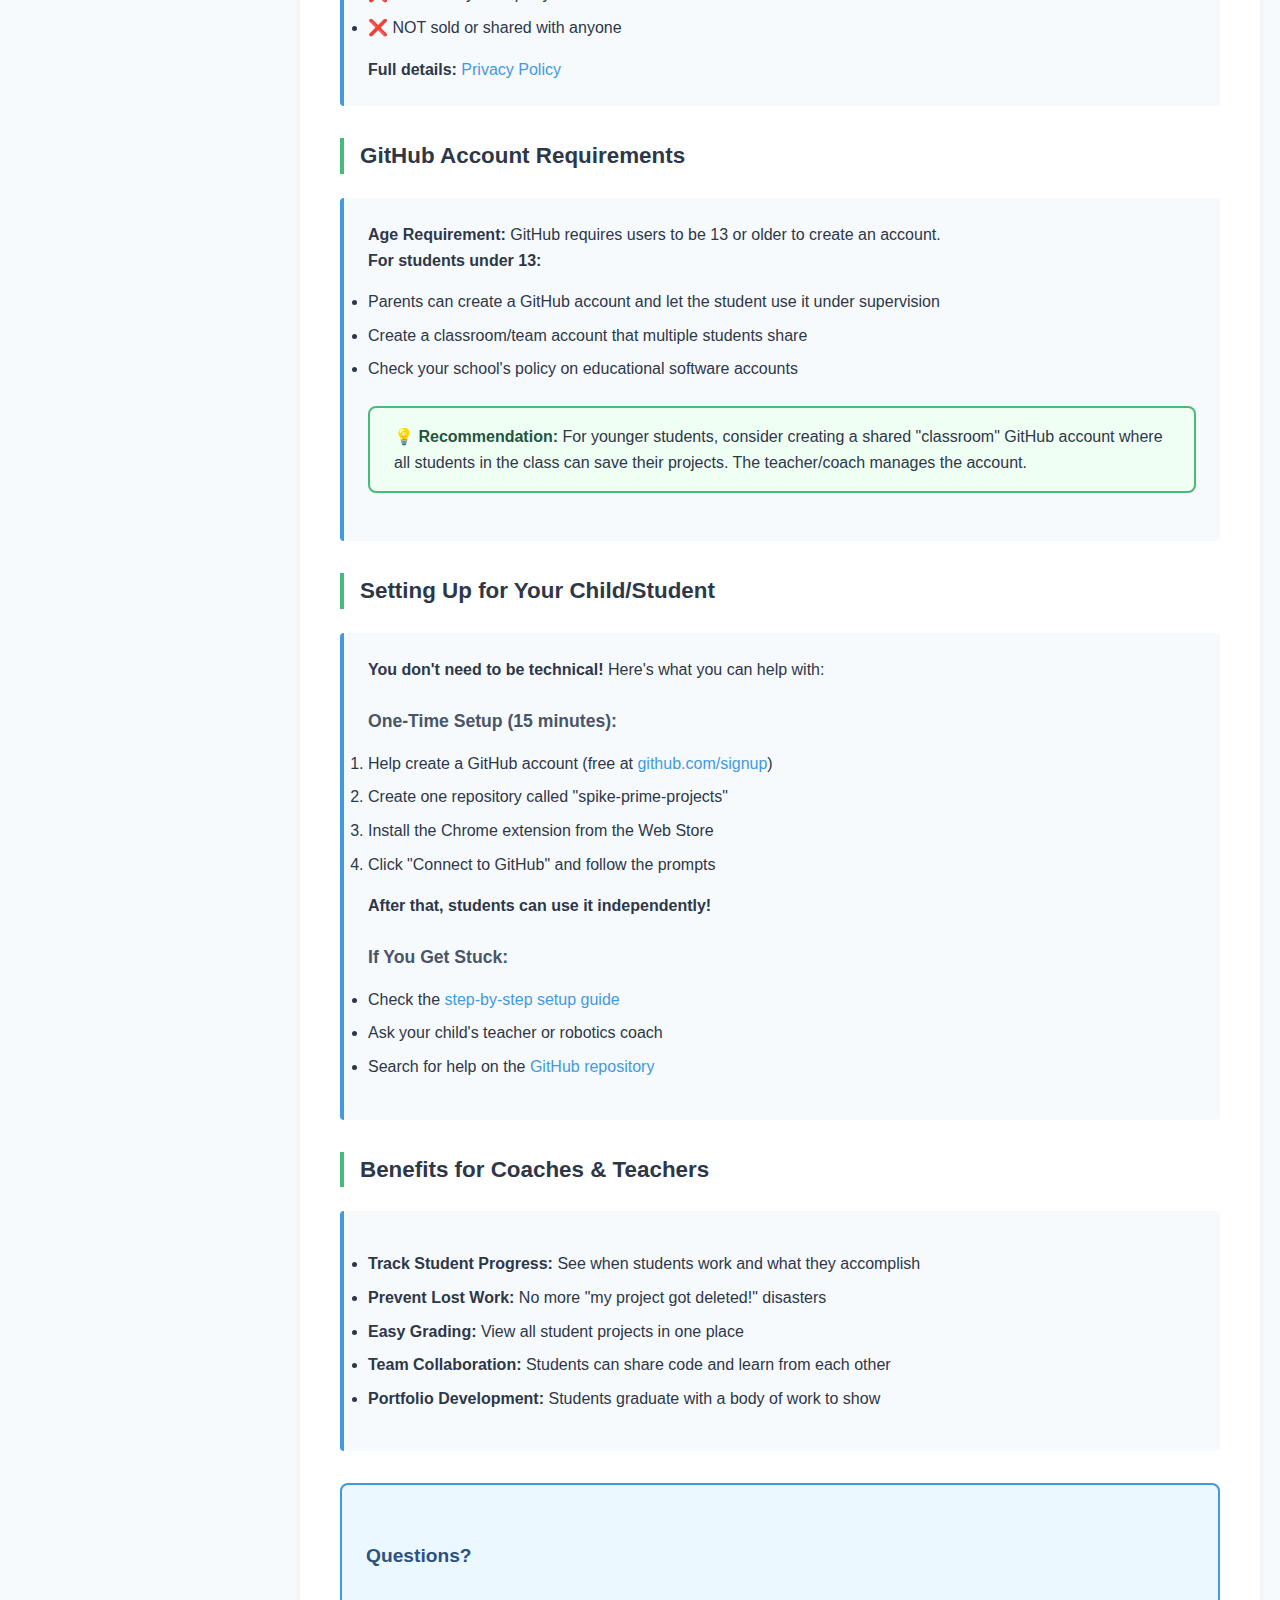
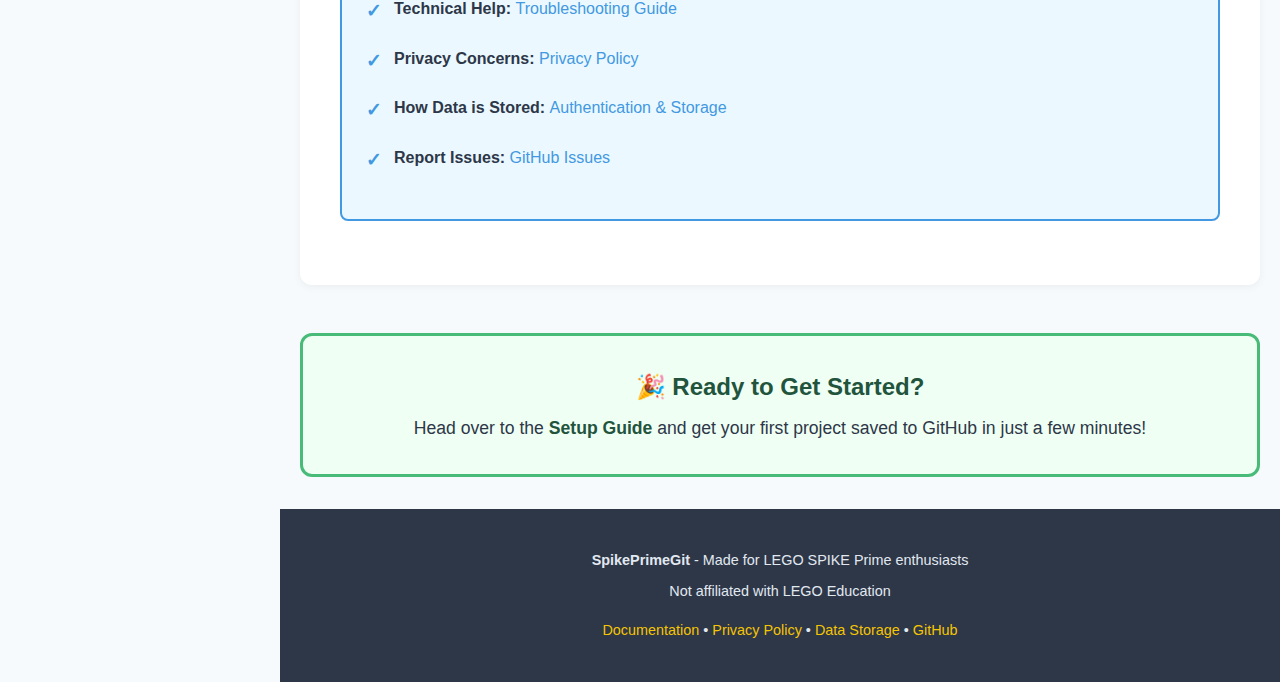
<file: docs/getting-started.html>
<!DOCTYPE html>
<html lang="en">
<head>
  <meta charset="UTF-8">
  <meta name="viewport" content="width=device-width, initial-scale=1.0">
  <title>Getting Started - SpikePrimeGit for Kids & Parents</title>
  <link rel="stylesheet" href="style.css">
</head>
<body>
  <!-- Left Sidebar Navigation -->
  <nav id="sidebar">
    <div class="sidebar-header">
      <img src="images/icon48.png" alt="SpikePrimeGit Icon" class="sidebar-logo" />
      <h2>SpikePrimeGit</h2>
    </div>
    <div class="nav-links">
      <a href="index.html" class="nav-link">← Back to Docs</a>
      <a href="#what-is-github" class="nav-link">🤔 What is GitHub?</a>
      <a href="#why-use-it" class="nav-link">⭐ Why Use It?</a>
      <a href="#version-control" class="nav-link">📚 Saving Versions</a>
      <a href="#how-plugin-helps" class="nav-link">🚀 How This Plugin Helps</a>
      <a href="#authentication" class="nav-link">🔑 Connecting Safely</a>
      <a href="#for-parents" class="nav-link">👨‍👩‍👧‍👦 For Parents</a>
    </div>
  </nav>

  <!-- Main Content -->
  <div id="main-content">
    <header>
      <div class="container">
        <div class="header-content">
          <h1>Getting Started Guide</h1>
          <p class="tagline">For Kids, Parents, and Coaches - No Tech Experience Needed!</p>
        </div>
      </div>
    </header>

    <main class="container">
      <!-- What is GitHub -->
      <section id="what-is-github" class="section">
        <h2>🤔 What is GitHub?</h2>

        <div class="content-box">
          <h3>Think of GitHub Like...</h3>
          <p style="font-size: 1.2rem; margin: 1rem 0;">
            <strong>📸 A Photo Album for Your Robot Programs</strong>
          </p>
          <p>You know how you take photos and save them to the cloud (like iCloud or Google Photos)? GitHub is like that, but instead of saving photos, it saves your robot programs!</p>
        </div>

        <div class="step">
          <div class="step-header">
            <span class="step-number">📁</span>
            <h3>It's Your Special Folder in the Cloud</h3>
          </div>
          <div class="step-content">
            <p>Imagine you have a special folder on the internet where you can:</p>
            <ul>
              <li>Save all your LEGO robot programs</li>
              <li>Keep them safe forever (they won't disappear)</li>
              <li>Look at them from any computer</li>
              <li>Share them with your friends or teachers</li>
              <li>See when you made each change</li>
            </ul>
            <p><strong>That's exactly what GitHub does!</strong></p>
          </div>
        </div>

        <div class="info-box">
          <h3>Real-World Example</h3>
          <p>Remember when you worked really hard on your robot project, and then the computer crashed or you accidentally deleted it? 😢</p>
          <p><strong>With GitHub, that can't happen!</strong> Your work is always saved safely in the cloud. ☁️✨</p>
        </div>
      </section>

      <!-- Why Use It -->
      <section id="why-use-it" class="section">
        <h2>⭐ Why Should You Use GitHub?</h2>

        <div class="usage-method">
          <h3>1. Never Lose Your Work Again! 🎯</h3>
          <div class="content-box">
            <p><strong>The Problem:</strong> You spent 2 hours programming your robot to follow a line. Then your friend accidentally deletes the program. All that work... GONE! 😭</p>
            <p><strong>The Solution with GitHub:</strong> Every time you save to GitHub, it keeps a copy. Even if someone deletes it, you can get it back! It's like having a time machine for your programs. ⏰✨</p>
          </div>
        </div>

        <div class="usage-method">
          <h3>2. See Your Progress Over Time 📈</h3>
          <div class="content-box">
            <p>GitHub keeps track of every version of your program, like a diary for your robot:</p>
            <ul>
              <li><strong>Monday:</strong> "Made robot move forward"</li>
              <li><strong>Wednesday:</strong> "Added turn left and right"</li>
              <li><strong>Friday:</strong> "Made it follow a black line!"</li>
            </ul>
            <p>You can go back and see how much you've learned! 🌟</p>
          </div>
        </div>

        <div class="usage-method">
          <h3>3. Share Your Cool Projects 🌎</h3>
          <div class="content-box">
            <p>Want to show your grandparents what you built? Or help a teammate who was sick? Just send them a link to your GitHub project!</p>
            <p>It's like showing your Minecraft world to friends, but for robot programs.</p>
          </div>
        </div>

        <div class="usage-method">
          <h3>4. Build Your Portfolio 🏆</h3>
          <div class="content-box">
            <p>By the end of the year, you'll have a collection of all your robot projects in one place. It's like a trophy case for programmers!</p>
            <p>Some students even show their GitHub to get into special programs or apply for scholarships later on.</p>
          </div>
        </div>
      </section>

      <!-- Version Control -->
      <section id="version-control" class="section">
        <h2>📚 What is "Saving Versions"?</h2>

        <div class="content-box">
          <h3>The Video Game Save Analogy 🎮</h3>
          <p>Have you ever played a video game where you can save your progress at different points?</p>
          <ul>
            <li><strong>Save 1:</strong> Just started the game</li>
            <li><strong>Save 2:</strong> Beat the first boss</li>
            <li><strong>Save 3:</strong> Made it to Level 10</li>
          </ul>
          <p>If something goes wrong in Level 10, you can go back to your Save 2, right?</p>
          <p><strong>That's EXACTLY what GitHub does with your robot programs!</strong></p>
        </div>

        <div class="step">
          <div class="step-header">
            <span class="step-number">💾</span>
            <h3>How It Works</h3>
          </div>
          <div class="step-content">
            <p><strong>Example: Programming Your Robot</strong></p>

            <div style="background: #f7fafc; border-left: 4px solid #48bb78; padding: 1rem; margin: 1rem 0; border-radius: 4px;">
              <p><strong style="color: #22543d;">Version 1 (Monday):</strong></p>
              <p>"My robot can move forward 10 inches"</p>
              <p style="font-size: 0.9rem; color: #666;">✅ SAVED to GitHub</p>
            </div>

            <div style="background: #f7fafc; border-left: 4px solid #48bb78; padding: 1rem; margin: 1rem 0; border-radius: 4px;">
              <p><strong style="color: #22543d;">Version 2 (Wednesday):</strong></p>
              <p>"My robot can move forward AND turn left"</p>
              <p style="font-size: 0.9rem; color: #666;">✅ SAVED to GitHub</p>
            </div>

            <div style="background: #f7fafc; border-left: 4px solid #48bb78; padding: 1rem; margin: 1rem 0; border-radius: 4px;">
              <p><strong style="color: #22543d;">Version 3 (Friday):</strong></p>
              <p>"My robot follows a line... but wait, now it's broken! 😰"</p>
              <p style="font-size: 0.9rem; color: #666;">✅ SAVED to GitHub</p>
            </div>

            <p><strong>No problem!</strong> You can go back to Version 2 from Wednesday when everything was working. Then try again! 🎉</p>
          </div>
        </div>

        <div class="success-box">
          <h3>🌟 The Magic Part</h3>
          <p>GitHub keeps ALL your versions forever. You can always go back to any version, any time. It's like having unlimited save slots in a video game!</p>
        </div>
      </section>

      <!-- How Plugin Helps -->
      <section id="how-plugin-helps" class="section">
        <h2>🚀 How Does SpikePrimeGit Help?</h2>

        <div class="content-box">
          <h3>The Problem Without This Plugin</h3>
          <p>Normally, to save your program to GitHub, you would have to:</p>
          <ol>
            <li>Download your robot program from SPIKE Prime</li>
            <li>Go to GitHub website</li>
            <li>Upload the file</li>
            <li>Type a message about what you changed</li>
            <li>Click Save</li>
          </ol>
          <p><strong>That's a lot of steps!</strong> Most kids just forget to do it. 😅</p>
        </div>

        <div class="usage-method">
          <h3>The Solution: Automatic Backup! ✨</h3>
          <div class="content-box">
            <p><strong>With SpikePrimeGit, it's super easy:</strong></p>
            <ol style="font-size: 1.1rem;">
              <li>Work on your robot program like normal</li>
              <li>Save your program in SPIKE Prime (like you always do)</li>
              <li>Click the "Sync to GitHub" button</li>
              <li>Type a quick note like "made robot faster"</li>
              <li><strong>Done!</strong> Your program is backed up! 🎉</li>
            </ol>
          </div>
        </div>

        <div class="tip-box">
          <h3>💡 Pro Tip</h3>
          <p>Get in the habit of clicking "Sync to GitHub" after every major change. Think of it like saving your game progress!</p>
          <p><strong>Good times to sync:</strong></p>
          <ul>
            <li>When your robot does something new</li>
            <li>Before you try a big change</li>
            <li>At the end of class</li>
            <li>When you're proud of what you made! 😊</li>
          </ul>
        </div>
      </section>

      <!-- Authentication -->
      <section id="authentication" class="section">
        <h2>🔑 Connecting Safely (Authentication)</h2>

        <div class="content-box">
          <h3>What is "Authentication"? (Don't worry, it's simple!)</h3>
          <p><strong>Big word, simple meaning:</strong> Authentication is just a fancy way of saying "proving who you are."</p>
        </div>

        <div class="step">
          <div class="step-header">
            <span class="step-number">🏫</span>
            <h3>Think About Your School Locker</h3>
          </div>
          <div class="step-content">
            <p>You have a locker at school, right? Here's how it's similar to GitHub:</p>

            <div style="background: #ebf8ff; padding: 1.5rem; border-radius: 8px; margin: 1rem 0;">
              <p><strong style="color: #2c5282;">Your School Locker:</strong></p>
              <ul>
                <li>🔒 You have a locker (your personal space)</li>
                <li>🔑 You have a combination or key (your password)</li>
                <li>✅ Only YOU can open it (because you know the combination)</li>
                <li>👮 Teachers can't just open it without permission</li>
              </ul>
            </div>

            <div style="background: #ebf8ff; padding: 1.5rem; border-radius: 8px; margin: 1rem 0;">
              <p><strong style="color: #2c5282;">Your GitHub Account:</strong></p>
              <ul>
                <li>🔒 You have a GitHub account (your personal space)</li>
                <li>🔑 You have a password (your secret key)</li>
                <li>✅ Only YOU can save files there (because you log in)</li>
                <li>👮 Nobody else can change your files without permission</li>
              </ul>
            </div>

            <p><strong>Authentication is just GitHub checking that it's really YOU!</strong></p>
          </div>
        </div>

        <div class="step">
          <div class="step-header">
            <span class="step-number">🤝</span>
            <h3>How SpikePrimeGit Connects</h3>
          </div>
          <div class="step-content">
            <p>Here's what happens when you first set up the plugin:</p>

            <div style="background: #f7fafc; padding: 1rem; margin: 1rem 0; border-radius: 4px; border-left: 4px solid #f5c402;">
              <p><strong>Step 1:</strong> You click "Connect to GitHub"</p>
            </div>

            <div style="background: #f7fafc; padding: 1rem; margin: 1rem 0; border-radius: 4px; border-left: 4px solid #f5c402;">
              <p><strong>Step 2:</strong> GitHub asks: "Do you want to let SpikePrimeGit save files for you?"</p>
            </div>

            <div style="background: #f7fafc; padding: 1rem; margin: 1rem 0; border-radius: 4px; border-left: 4px solid #f5c402;">
              <p><strong>Step 3:</strong> You say "Yes!" by clicking a button</p>
            </div>

            <div style="background: #f7fafc; padding: 1rem; margin: 1rem 0; border-radius: 4px; border-left: 4px solid #f5c402;">
              <p><strong>Step 4:</strong> GitHub gives SpikePrimeGit a special "key" (called a token)</p>
            </div>

            <div style="background: #f7fafc; padding: 1rem; margin: 1rem 0; border-radius: 4px; border-left: 4px solid #f5c402;">
              <p><strong>Step 5:</strong> Now SpikePrimeGit can save files to YOUR GitHub, but only because YOU gave it permission!</p>
            </div>

            <p><strong>It's like:</strong> You giving your friend permission to put a book in your locker for you. They can do it because YOU said it's okay!</p>
          </div>
        </div>

        <div class="warning-box">
          <h3>🛡️ Is This Safe?</h3>
          <p><strong>Yes! Here's why:</strong></p>
          <ul>
            <li>SpikePrimeGit can ONLY save files to GitHub - nothing else</li>
            <li>It can't read your emails or see your passwords</li>
            <li>You can take away permission anytime you want</li>
            <li>GitHub watches to make sure everything is safe</li>
          </ul>
        </div>
      </section>

      <!-- For Parents -->
      <section id="for-parents" class="section">
        <h2>👨‍👩‍👧‍👦 Information for Parents & Coaches</h2>

        <div class="content-box">
          <h3>What You Need to Know</h3>
          <p>SpikePrimeGit is an educational tool that helps students practice good software development habits:</p>
          <ul>
            <li><strong>Version Control:</strong> Students learn to save their work incrementally (a professional skill)</li>
            <li><strong>Documentation:</strong> They write commit messages explaining their changes</li>
            <li><strong>Portfolio Building:</strong> They build a collection of projects to showcase their learning</li>
            <li><strong>Collaboration:</strong> Multiple students can work on the same project safely</li>
          </ul>
        </div>

        <div class="usage-method">
          <h3>Privacy & Safety</h3>
          <div class="content-box">
            <h4>What Data is Collected?</h4>
            <ul>
              <li>✅ ONLY the robot programs students choose to sync</li>
              <li>❌ NO personal information</li>
              <li>❌ NO browsing history</li>
              <li>❌ NO location data</li>
              <li>❌ NO analytics or tracking</li>
            </ul>

            <h4>Where Does Data Go?</h4>
            <ul>
              <li>✅ Directly to GitHub (a trusted, professional platform)</li>
              <li>❌ NOT to any third-party servers</li>
              <li>❌ NOT sold or shared with anyone</li>
            </ul>

            <p><strong>Full details:</strong> <a href="privacy-policy.html">Privacy Policy</a></p>
          </div>
        </div>

        <div class="usage-method">
          <h3>GitHub Account Requirements</h3>
          <div class="content-box">
            <p><strong>Age Requirement:</strong> GitHub requires users to be 13 or older to create an account.</p>

            <p><strong>For students under 13:</strong></p>
            <ul>
              <li>Parents can create a GitHub account and let the student use it under supervision</li>
              <li>Create a classroom/team account that multiple students share</li>
              <li>Check your school's policy on educational software accounts</li>
            </ul>

            <div class="tip-box">
              <strong>💡 Recommendation:</strong> For younger students, consider creating a shared "classroom" GitHub account where all students in the class can save their projects. The teacher/coach manages the account.
            </div>
          </div>
        </div>

        <div class="usage-method">
          <h3>Setting Up for Your Child/Student</h3>
          <div class="content-box">
            <p><strong>You don't need to be technical!</strong> Here's what you can help with:</p>

            <h4>One-Time Setup (15 minutes):</h4>
            <ol>
              <li>Help create a GitHub account (free at <a href="https://github.com/signup" target="_blank">github.com/signup</a>)</li>
              <li>Create one repository called "spike-prime-projects"</li>
              <li>Install the Chrome extension from the Web Store</li>
              <li>Click "Connect to GitHub" and follow the prompts</li>
            </ol>

            <p><strong>After that, students can use it independently!</strong></p>

            <h4>If You Get Stuck:</h4>
            <ul>
              <li>Check the <a href="index.html#setup">step-by-step setup guide</a></li>
              <li>Ask your child's teacher or robotics coach</li>
              <li>Search for help on the <a href="https://github.com/varunmehta/spike-prime-git/issues" target="_blank">GitHub repository</a></li>
            </ul>
          </div>
        </div>

        <div class="usage-method">
          <h3>Benefits for Coaches & Teachers</h3>
          <div class="content-box">
            <ul>
              <li><strong>Track Student Progress:</strong> See when students work and what they accomplish</li>
              <li><strong>Prevent Lost Work:</strong> No more "my project got deleted!" disasters</li>
              <li><strong>Easy Grading:</strong> View all student projects in one place</li>
              <li><strong>Team Collaboration:</strong> Students can share code and learn from each other</li>
              <li><strong>Portfolio Development:</strong> Students graduate with a body of work to show</li>
            </ul>
          </div>
        </div>

        <div class="info-box">
          <h3>Questions?</h3>
          <ul>
            <li><strong>Technical Help:</strong> <a href="index.html#troubleshooting">Troubleshooting Guide</a></li>
            <li><strong>Privacy Concerns:</strong> <a href="privacy-policy.html">Privacy Policy</a></li>
            <li><strong>How Data is Stored:</strong> <a href="authentication-storage.html">Authentication & Storage</a></li>
            <li><strong>Report Issues:</strong> <a href="https://github.com/varunmehta/spike-prime-git/issues" target="_blank">GitHub Issues</a></li>
          </ul>
        </div>
      </section>

      <div class="success-box" style="margin-top: 3rem;">
        <h3>🎉 Ready to Get Started?</h3>
        <p>Head over to the <a href="index.html#setup" style="color: #22543d; font-weight: bold;">Setup Guide</a> and get your first project saved to GitHub in just a few minutes!</p>
      </div>
    </main>

    <footer>
      <div class="container">
        <p><strong>SpikePrimeGit</strong> - Made for LEGO SPIKE Prime enthusiasts</p>
        <p>Not affiliated with LEGO Education</p>
        <p style="font-size: 0.9rem; margin-top: 1rem;">
          <a href="index.html" style="color: #f5c402;">Documentation</a> •
          <a href="privacy-policy.html" style="color: #f5c402;">Privacy Policy</a> •
          <a href="authentication-storage.html" style="color: #f5c402;">Data Storage</a> •
          <a href="https://github.com/varunmehta/spike-prime-git" target="_blank" style="color: #f5c402;">GitHub</a>
        </p>
      </div>
    </footer>
  </div>

  <script>
    // Smooth scrolling and active nav highlight
    document.querySelectorAll('a[href^="#"]').forEach(anchor => {
      anchor.addEventListener('click', function (e) {
        e.preventDefault();
        const target = document.querySelector(this.getAttribute('href'));
        if (target) {
          target.scrollIntoView({ behavior: 'smooth', block: 'start' });

          // Update active state
          document.querySelectorAll('.nav-link').forEach(link => {
            link.classList.remove('active');
          });
          this.classList.add('active');
        }
      });
    });

    // Highlight active section on scroll
    window.addEventListener('scroll', () => {
      const sections = document.querySelectorAll('section[id]');
      let current = '';

      sections.forEach(section => {
        const sectionTop = section.offsetTop;
        if (window.pageYOffset >= sectionTop - 100) {
          current = section.getAttribute('id');
        }
      });

      document.querySelectorAll('.nav-link').forEach(link => {
        link.classList.remove('active');
        if (link.getAttribute('href') === `#${current}`) {
          link.classList.add('active');
        }
      });
    });
  </script>
</body>
</html>
</file>
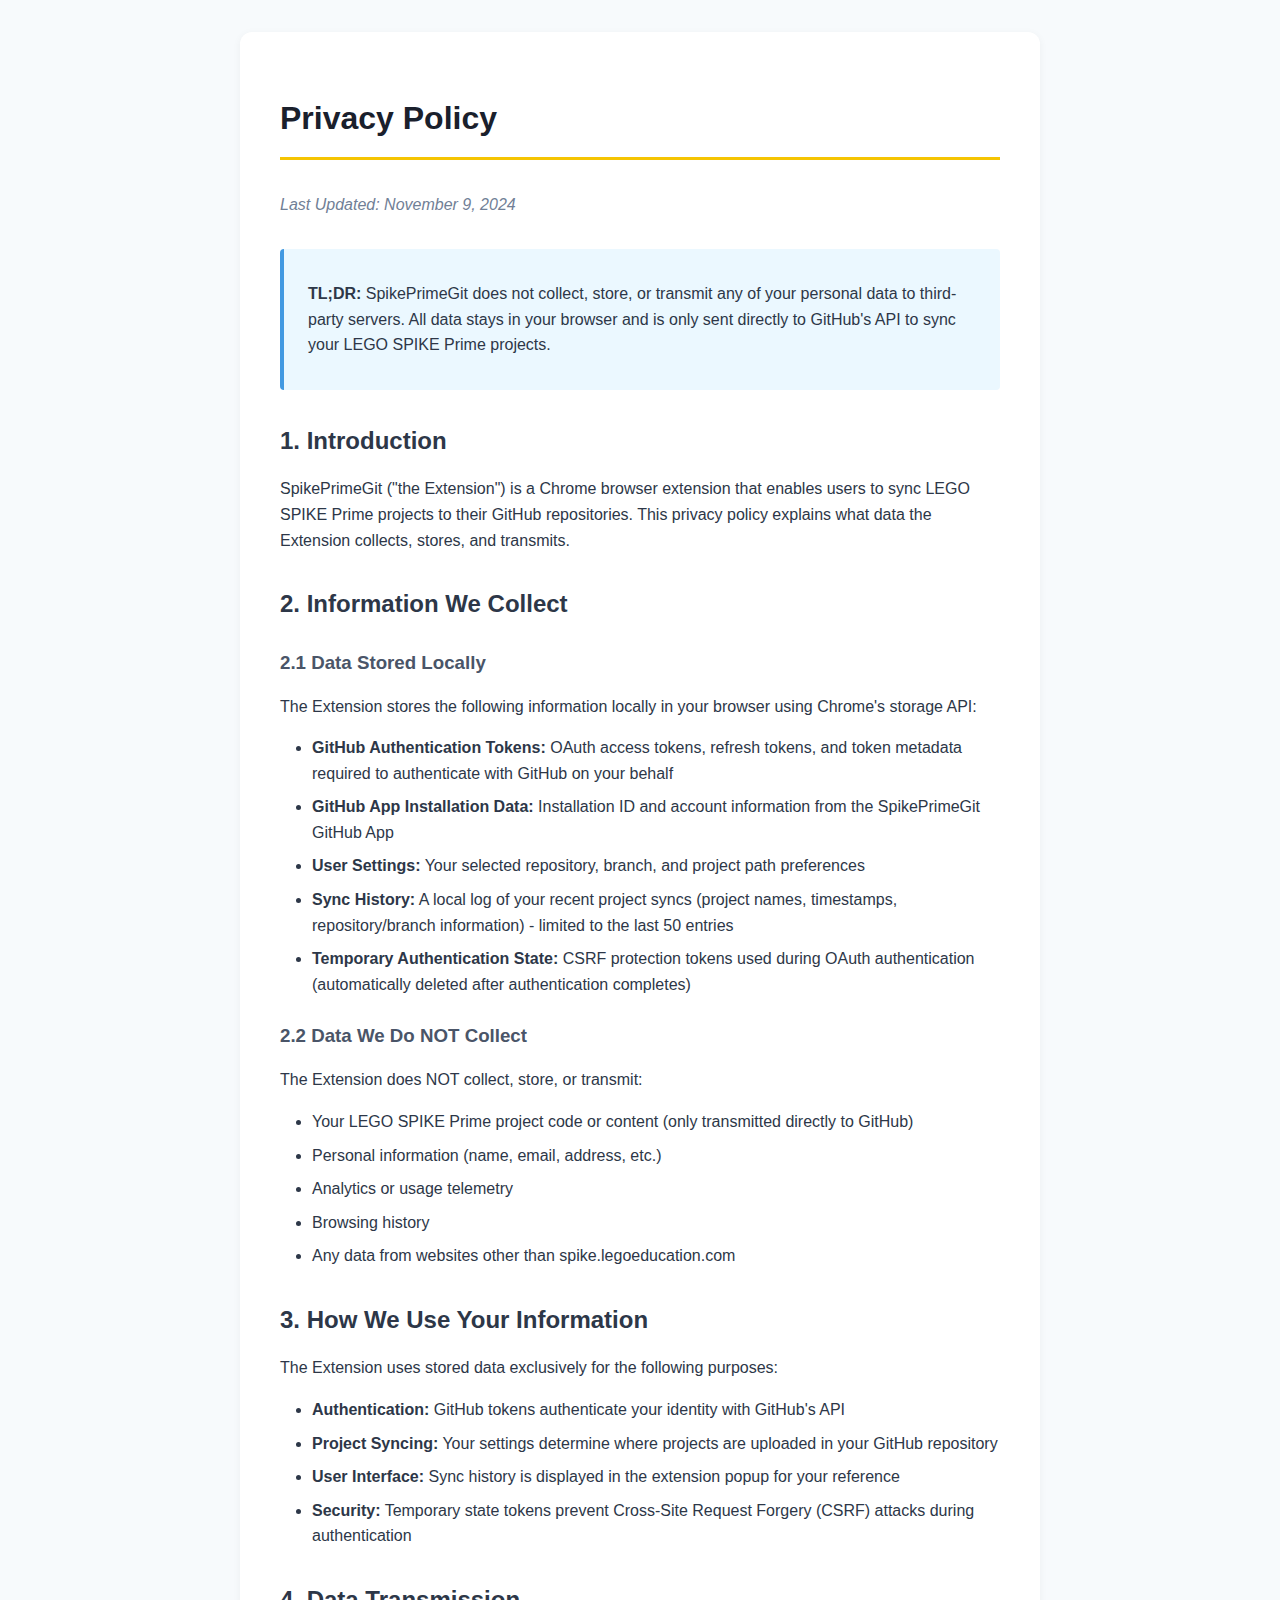
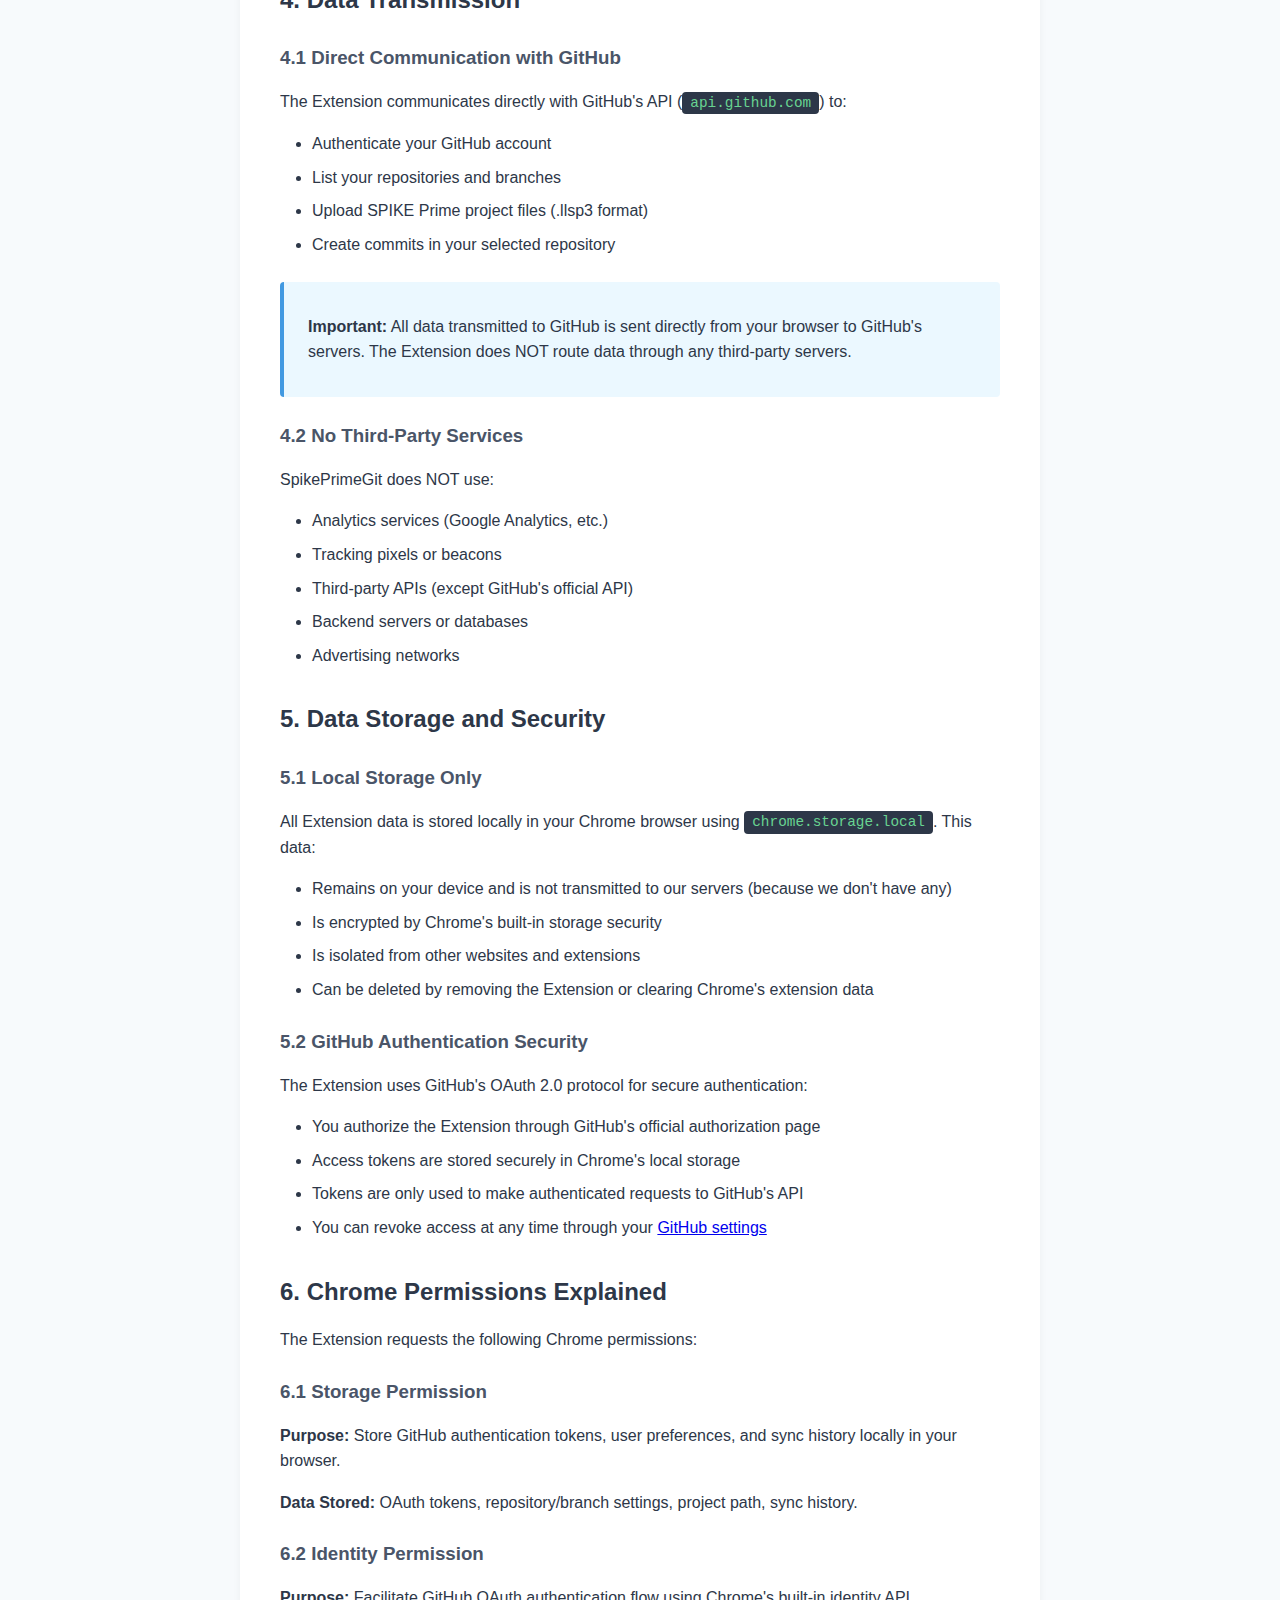
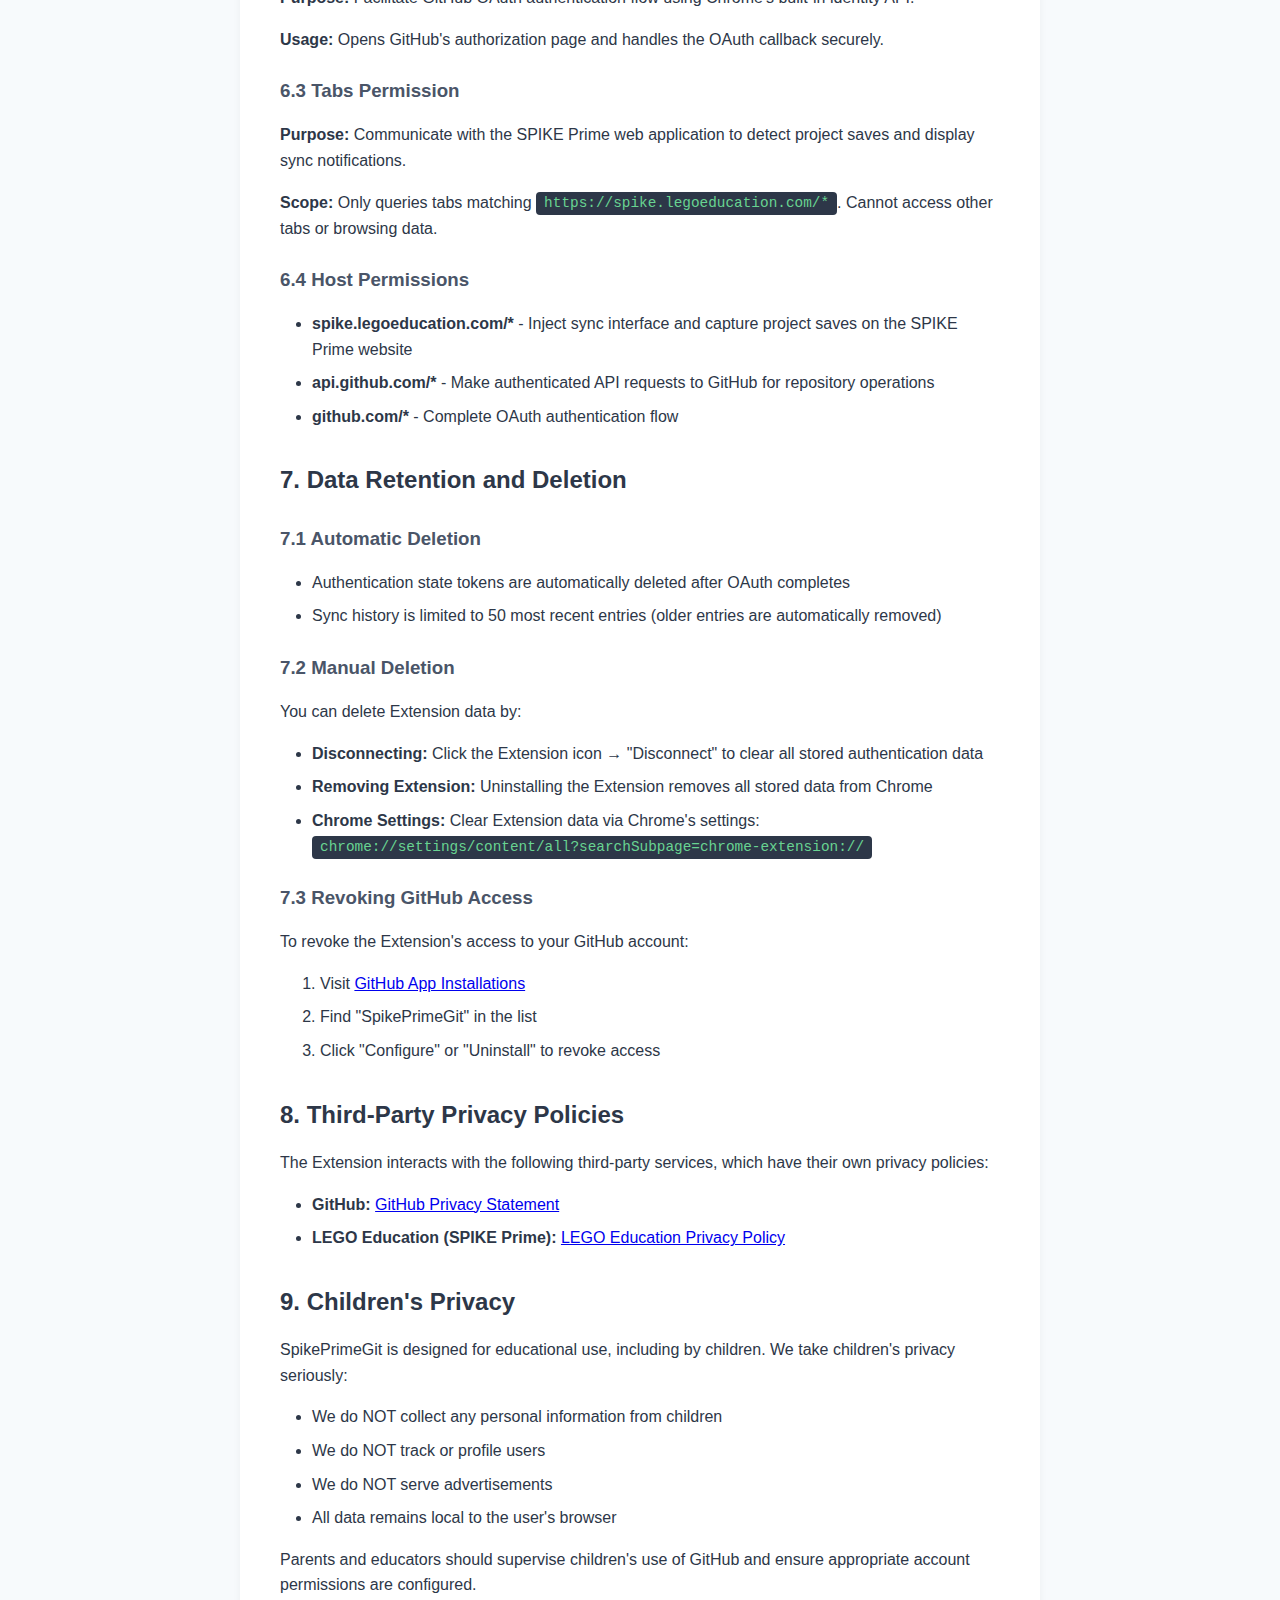
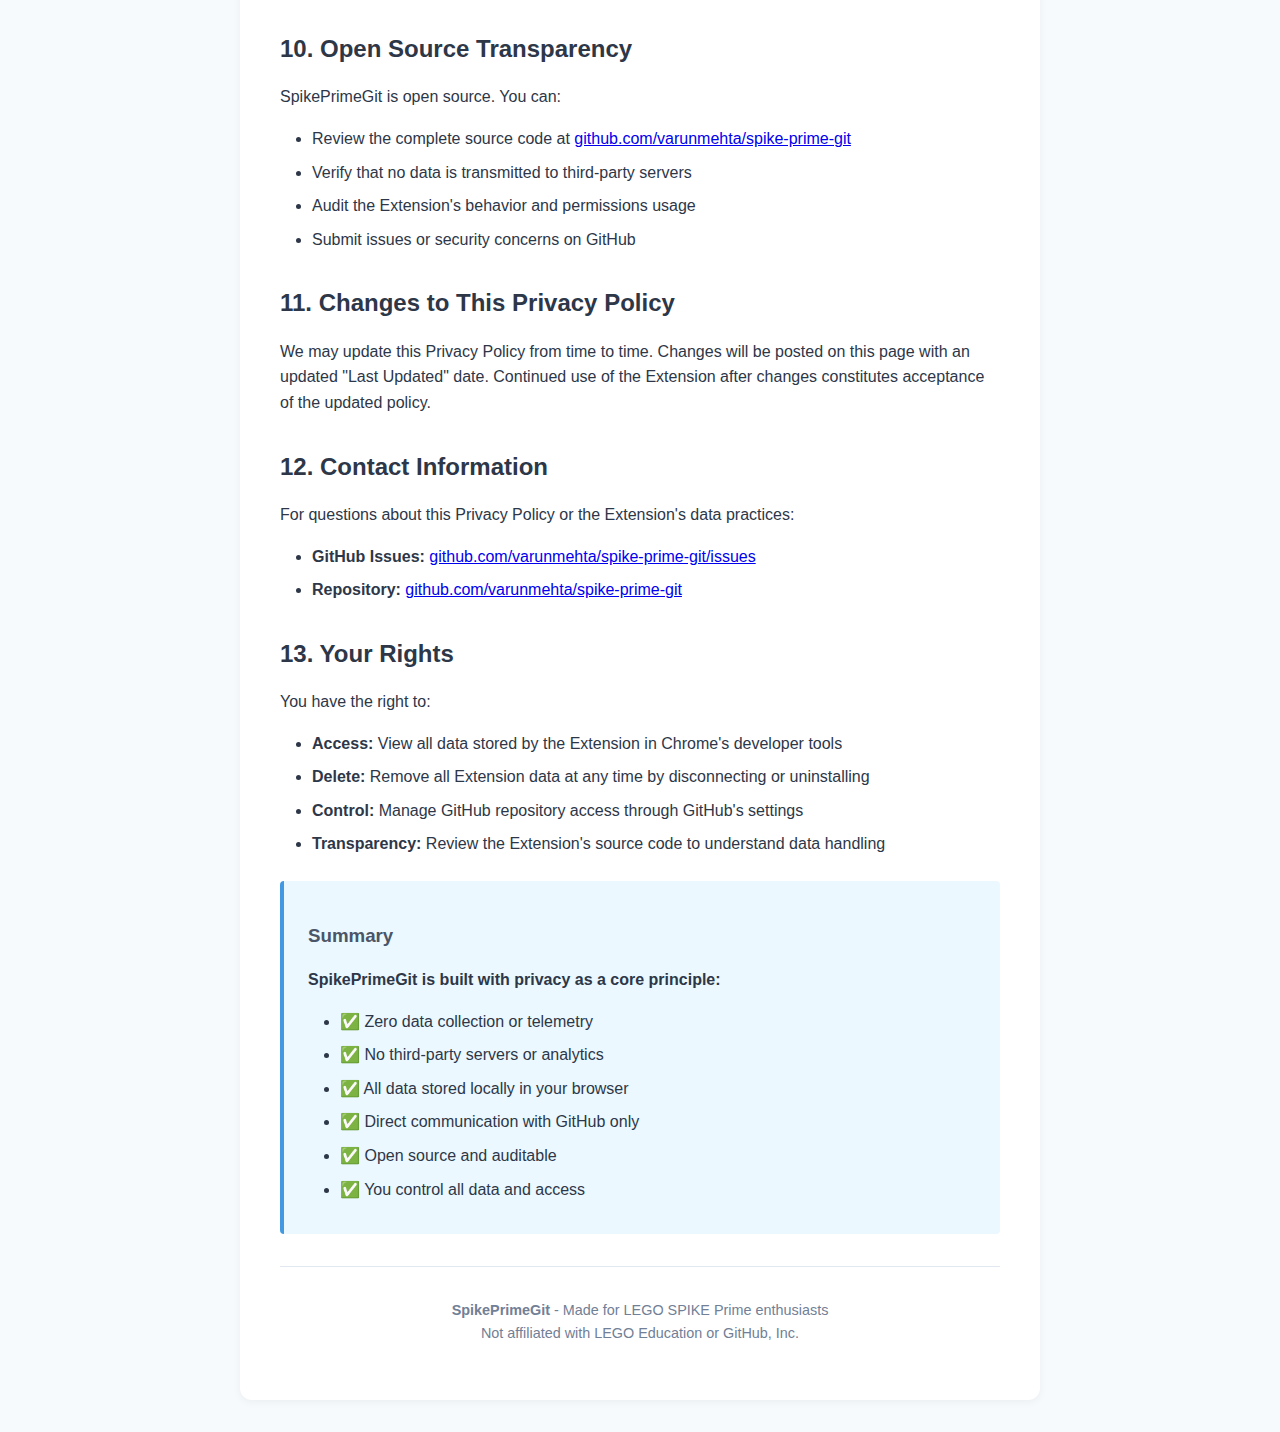
<file: docs/privacy-policy.html>
<!DOCTYPE html>
<html lang="en">
<head>
  <meta charset="UTF-8">
  <meta name="viewport" content="width=device-width, initial-scale=1.0">
  <title>Privacy Policy - SpikePrimeGit</title>
  <style>
    body {
      font-family: -apple-system, BlinkMacSystemFont, 'Segoe UI', Roboto, Oxygen, Ubuntu, Cantarell, sans-serif;
      line-height: 1.6;
      color: #2d3748;
      max-width: 800px;
      margin: 0 auto;
      padding: 2rem;
      background: #f7fafc;
    }
    .container {
      background: white;
      padding: 2.5rem;
      border-radius: 12px;
      box-shadow: 0 2px 8px rgba(0, 0, 0, 0.05);
    }
    h1 {
      color: #1a202c;
      border-bottom: 3px solid #f5c402;
      padding-bottom: 0.75rem;
      margin-bottom: 2rem;
    }
    h2 {
      color: #2d3748;
      margin-top: 2rem;
      margin-bottom: 1rem;
    }
    h3 {
      color: #4a5568;
      margin-top: 1.5rem;
      margin-bottom: 0.75rem;
    }
    ul {
      margin: 1rem 0;
      padding-left: 2rem;
    }
    li {
      margin: 0.5rem 0;
    }
    .highlight {
      background: #ebf8ff;
      border-left: 4px solid #4299e1;
      padding: 1rem 1.5rem;
      margin: 1.5rem 0;
      border-radius: 4px;
    }
    .date {
      color: #718096;
      font-style: italic;
      margin-bottom: 2rem;
    }
    code {
      background: #2d3748;
      color: #68d391;
      padding: 0.2rem 0.5rem;
      border-radius: 4px;
      font-family: 'Monaco', 'Courier New', monospace;
      font-size: 0.9em;
    }
  </style>
</head>
<body>
  <div class="container">
    <h1>Privacy Policy</h1>
    <p class="date">Last Updated: November 9, 2024</p>

    <div class="highlight">
      <p><strong>TL;DR:</strong> SpikePrimeGit does not collect, store, or transmit any of your personal data to third-party servers. All data stays in your browser and is only sent directly to GitHub's API to sync your LEGO SPIKE Prime projects.</p>
    </div>

    <h2>1. Introduction</h2>
    <p>SpikePrimeGit ("the Extension") is a Chrome browser extension that enables users to sync LEGO SPIKE Prime projects to their GitHub repositories. This privacy policy explains what data the Extension collects, stores, and transmits.</p>

    <h2>2. Information We Collect</h2>

    <h3>2.1 Data Stored Locally</h3>
    <p>The Extension stores the following information locally in your browser using Chrome's storage API:</p>
    <ul>
      <li><strong>GitHub Authentication Tokens:</strong> OAuth access tokens, refresh tokens, and token metadata required to authenticate with GitHub on your behalf</li>
      <li><strong>GitHub App Installation Data:</strong> Installation ID and account information from the SpikePrimeGit GitHub App</li>
      <li><strong>User Settings:</strong> Your selected repository, branch, and project path preferences</li>
      <li><strong>Sync History:</strong> A local log of your recent project syncs (project names, timestamps, repository/branch information) - limited to the last 50 entries</li>
      <li><strong>Temporary Authentication State:</strong> CSRF protection tokens used during OAuth authentication (automatically deleted after authentication completes)</li>
    </ul>

    <h3>2.2 Data We Do NOT Collect</h3>
    <p>The Extension does NOT collect, store, or transmit:</p>
    <ul>
      <li>Your LEGO SPIKE Prime project code or content (only transmitted directly to GitHub)</li>
      <li>Personal information (name, email, address, etc.)</li>
      <li>Analytics or usage telemetry</li>
      <li>Browsing history</li>
      <li>Any data from websites other than spike.legoeducation.com</li>
    </ul>

    <h2>3. How We Use Your Information</h2>
    <p>The Extension uses stored data exclusively for the following purposes:</p>
    <ul>
      <li><strong>Authentication:</strong> GitHub tokens authenticate your identity with GitHub's API</li>
      <li><strong>Project Syncing:</strong> Your settings determine where projects are uploaded in your GitHub repository</li>
      <li><strong>User Interface:</strong> Sync history is displayed in the extension popup for your reference</li>
      <li><strong>Security:</strong> Temporary state tokens prevent Cross-Site Request Forgery (CSRF) attacks during authentication</li>
    </ul>

    <h2>4. Data Transmission</h2>

    <h3>4.1 Direct Communication with GitHub</h3>
    <p>The Extension communicates directly with GitHub's API (<code>api.github.com</code>) to:</p>
    <ul>
      <li>Authenticate your GitHub account</li>
      <li>List your repositories and branches</li>
      <li>Upload SPIKE Prime project files (.llsp3 format)</li>
      <li>Create commits in your selected repository</li>
    </ul>

    <div class="highlight">
      <p><strong>Important:</strong> All data transmitted to GitHub is sent directly from your browser to GitHub's servers. The Extension does NOT route data through any third-party servers.</p>
    </div>

    <h3>4.2 No Third-Party Services</h3>
    <p>SpikePrimeGit does NOT use:</p>
    <ul>
      <li>Analytics services (Google Analytics, etc.)</li>
      <li>Tracking pixels or beacons</li>
      <li>Third-party APIs (except GitHub's official API)</li>
      <li>Backend servers or databases</li>
      <li>Advertising networks</li>
    </ul>

    <h2>5. Data Storage and Security</h2>

    <h3>5.1 Local Storage Only</h3>
    <p>All Extension data is stored locally in your Chrome browser using <code>chrome.storage.local</code>. This data:</p>
    <ul>
      <li>Remains on your device and is not transmitted to our servers (because we don't have any)</li>
      <li>Is encrypted by Chrome's built-in storage security</li>
      <li>Is isolated from other websites and extensions</li>
      <li>Can be deleted by removing the Extension or clearing Chrome's extension data</li>
    </ul>

    <h3>5.2 GitHub Authentication Security</h3>
    <p>The Extension uses GitHub's OAuth 2.0 protocol for secure authentication:</p>
    <ul>
      <li>You authorize the Extension through GitHub's official authorization page</li>
      <li>Access tokens are stored securely in Chrome's local storage</li>
      <li>Tokens are only used to make authenticated requests to GitHub's API</li>
      <li>You can revoke access at any time through your <a href="https://github.com/settings/installations" target="_blank">GitHub settings</a></li>
    </ul>

    <h2>6. Chrome Permissions Explained</h2>
    <p>The Extension requests the following Chrome permissions:</p>

    <h3>6.1 Storage Permission</h3>
    <p><strong>Purpose:</strong> Store GitHub authentication tokens, user preferences, and sync history locally in your browser.</p>
    <p><strong>Data Stored:</strong> OAuth tokens, repository/branch settings, project path, sync history.</p>

    <h3>6.2 Identity Permission</h3>
    <p><strong>Purpose:</strong> Facilitate GitHub OAuth authentication flow using Chrome's built-in identity API.</p>
    <p><strong>Usage:</strong> Opens GitHub's authorization page and handles the OAuth callback securely.</p>

    <h3>6.3 Tabs Permission</h3>
    <p><strong>Purpose:</strong> Communicate with the SPIKE Prime web application to detect project saves and display sync notifications.</p>
    <p><strong>Scope:</strong> Only queries tabs matching <code>https://spike.legoeducation.com/*</code>. Cannot access other tabs or browsing data.</p>

    <h3>6.4 Host Permissions</h3>
    <ul>
      <li><strong>spike.legoeducation.com/*</strong> - Inject sync interface and capture project saves on the SPIKE Prime website</li>
      <li><strong>api.github.com/*</strong> - Make authenticated API requests to GitHub for repository operations</li>
      <li><strong>github.com/*</strong> - Complete OAuth authentication flow</li>
    </ul>

    <h2>7. Data Retention and Deletion</h2>

    <h3>7.1 Automatic Deletion</h3>
    <ul>
      <li>Authentication state tokens are automatically deleted after OAuth completes</li>
      <li>Sync history is limited to 50 most recent entries (older entries are automatically removed)</li>
    </ul>

    <h3>7.2 Manual Deletion</h3>
    <p>You can delete Extension data by:</p>
    <ul>
      <li><strong>Disconnecting:</strong> Click the Extension icon → "Disconnect" to clear all stored authentication data</li>
      <li><strong>Removing Extension:</strong> Uninstalling the Extension removes all stored data from Chrome</li>
      <li><strong>Chrome Settings:</strong> Clear Extension data via Chrome's settings: <code>chrome://settings/content/all?searchSubpage=chrome-extension://</code></li>
    </ul>

    <h3>7.3 Revoking GitHub Access</h3>
    <p>To revoke the Extension's access to your GitHub account:</p>
    <ol>
      <li>Visit <a href="https://github.com/settings/installations" target="_blank">GitHub App Installations</a></li>
      <li>Find "SpikePrimeGit" in the list</li>
      <li>Click "Configure" or "Uninstall" to revoke access</li>
    </ol>

    <h2>8. Third-Party Privacy Policies</h2>
    <p>The Extension interacts with the following third-party services, which have their own privacy policies:</p>
    <ul>
      <li><strong>GitHub:</strong> <a href="https://docs.github.com/en/site-policy/privacy-policies/github-privacy-statement" target="_blank">GitHub Privacy Statement</a></li>
      <li><strong>LEGO Education (SPIKE Prime):</strong> <a href="https://education.lego.com/en-us/privacy-policy" target="_blank">LEGO Education Privacy Policy</a></li>
    </ul>

    <h2>9. Children's Privacy</h2>
    <p>SpikePrimeGit is designed for educational use, including by children. We take children's privacy seriously:</p>
    <ul>
      <li>We do NOT collect any personal information from children</li>
      <li>We do NOT track or profile users</li>
      <li>We do NOT serve advertisements</li>
      <li>All data remains local to the user's browser</li>
    </ul>
    <p>Parents and educators should supervise children's use of GitHub and ensure appropriate account permissions are configured.</p>

    <h2>10. Open Source Transparency</h2>
    <p>SpikePrimeGit is open source. You can:</p>
    <ul>
      <li>Review the complete source code at <a href="https://github.com/varunmehta/spike-prime-git" target="_blank">github.com/varunmehta/spike-prime-git</a></li>
      <li>Verify that no data is transmitted to third-party servers</li>
      <li>Audit the Extension's behavior and permissions usage</li>
      <li>Submit issues or security concerns on GitHub</li>
    </ul>

    <h2>11. Changes to This Privacy Policy</h2>
    <p>We may update this Privacy Policy from time to time. Changes will be posted on this page with an updated "Last Updated" date. Continued use of the Extension after changes constitutes acceptance of the updated policy.</p>

    <h2>12. Contact Information</h2>
    <p>For questions about this Privacy Policy or the Extension's data practices:</p>
    <ul>
      <li><strong>GitHub Issues:</strong> <a href="https://github.com/varunmehta/spike-prime-git/issues" target="_blank">github.com/varunmehta/spike-prime-git/issues</a></li>
      <li><strong>Repository:</strong> <a href="https://github.com/varunmehta/spike-prime-git" target="_blank">github.com/varunmehta/spike-prime-git</a></li>
    </ul>

    <h2>13. Your Rights</h2>
    <p>You have the right to:</p>
    <ul>
      <li><strong>Access:</strong> View all data stored by the Extension in Chrome's developer tools</li>
      <li><strong>Delete:</strong> Remove all Extension data at any time by disconnecting or uninstalling</li>
      <li><strong>Control:</strong> Manage GitHub repository access through GitHub's settings</li>
      <li><strong>Transparency:</strong> Review the Extension's source code to understand data handling</li>
    </ul>

    <div class="highlight">
      <h3>Summary</h3>
      <p><strong>SpikePrimeGit is built with privacy as a core principle:</strong></p>
      <ul>
        <li>✅ Zero data collection or telemetry</li>
        <li>✅ No third-party servers or analytics</li>
        <li>✅ All data stored locally in your browser</li>
        <li>✅ Direct communication with GitHub only</li>
        <li>✅ Open source and auditable</li>
        <li>✅ You control all data and access</li>
      </ul>
    </div>

    <hr style="margin: 2rem 0; border: none; border-top: 1px solid #e2e8f0;">
    <p style="text-align: center; color: #718096; font-size: 0.9rem;">
      <strong>SpikePrimeGit</strong> - Made for LEGO SPIKE Prime enthusiasts<br>
      Not affiliated with LEGO Education or GitHub, Inc.
    </p>
  </div>
</body>
</html>
</file>
<file: docs/style.css>
/**
 * SpikePrimeGit Documentation Styles
 * Kid-friendly and accessible design with left sidebar navigation
 */

/* Reset and Base Styles */
* {
  margin: 0;
  padding: 0;
  box-sizing: border-box;
}

html {
  scroll-behavior: smooth;
}

body {
  font-family: -apple-system, BlinkMacSystemFont, 'Segoe UI', Roboto, Oxygen, Ubuntu, Cantarell, sans-serif;
  line-height: 1.6;
  color: #2d3748;
  background: #f7fafc;
  display: flex;
  min-height: 100vh;
}

/* Left Sidebar Navigation */
#sidebar {
  position: fixed;
  top: 0;
  left: 0;
  width: 280px;
  height: 100vh;
  background: linear-gradient(180deg, #2d3748 0%, #1a202c 100%);
  color: #e2e8f0;
  overflow-y: auto;
  z-index: 1000;
  box-shadow: 2px 0 10px rgba(0, 0, 0, 0.1);
}

.sidebar-header {
  padding: 2rem 1.5rem;
  text-align: center;
  border-bottom: 1px solid rgba(255, 255, 255, 0.1);
  background: rgba(0, 0, 0, 0.2);
}

.sidebar-logo {
  width: 48px;
  height: 48px;
  margin-bottom: 0.75rem;
  filter: drop-shadow(0 2px 4px rgba(0, 0, 0, 0.2));
}

.sidebar-header h2 {
  color: #f5c402;
  font-size: 1.3rem;
  font-weight: 700;
  margin: 0;
}

.nav-links {
  padding: 1.5rem 0;
}

.nav-link {
  display: block;
  padding: 0.75rem 1.5rem;
  color: #e2e8f0;
  text-decoration: none;
  font-weight: 600;
  font-size: 0.95rem;
  transition: all 0.2s ease;
  border-left: 3px solid transparent;
}

.nav-link:hover {
  background: rgba(245, 196, 2, 0.1);
  border-left-color: #f5c402;
  color: #f5c402;
}

.nav-link.active {
  background: rgba(245, 196, 2, 0.15);
  border-left-color: #f5c402;
  color: #f5c402;
}

.nav-subsection {
  background: rgba(0, 0, 0, 0.2);
  padding: 0.5rem 0;
  margin-bottom: 0.5rem;
}

.nav-sublink {
  display: block;
  padding: 0.5rem 1.5rem 0.5rem 2.5rem;
  color: #cbd5e0;
  text-decoration: none;
  font-size: 0.85rem;
  transition: all 0.2s ease;
  border-left: 2px solid transparent;
}

.nav-sublink:hover {
  background: rgba(245, 196, 2, 0.05);
  color: #f5c402;
  padding-left: 2.75rem;
}

.nav-sublink.active {
  background: rgba(245, 196, 2, 0.1);
  color: #f5c402;
  border-left-color: #f5c402;
  font-weight: 500;
}

/* Main Content Area */
#main-content {
  margin-left: 280px;
  flex: 1;
  min-height: 100vh;
  display: flex;
  flex-direction: column;
}

/* Container */
.container {
  max-width: 1000px;
  margin: 0 auto;
  padding: 0 20px;
  width: 100%;
}

/* Header */
header {
  background: linear-gradient(135deg, #f5c402 0%, #f5a302 100%);
  color: #1a202c;
  padding: 2rem 0;
  box-shadow: 0 2px 10px rgba(0, 0, 0, 0.1);
}

.header-content {
  text-align: center;
}

header h1 {
  font-size: 2.5rem;
  margin-bottom: 0.5rem;
  font-weight: 700;
}

.tagline {
  font-size: 1.2rem;
  opacity: 0.95;
  font-weight: 500;
}

/* Main Content */
main {
  padding: 3rem 0;
  flex: 1;
}

/* Sections */
.section {
  background: white;
  border-radius: 12px;
  padding: 2.5rem;
  margin-bottom: 2rem;
  box-shadow: 0 2px 8px rgba(0, 0, 0, 0.05);
}

.section h2 {
  font-size: 2rem;
  color: #1a202c;
  margin-bottom: 1.5rem;
  border-bottom: 3px solid #f5c402;
  padding-bottom: 0.75rem;
}

.section h3 {
  font-size: 1.4rem;
  color: #2d3748;
  margin-top: 2rem;
  margin-bottom: 1rem;
}

.section-intro {
  font-size: 1.1rem;
  color: #4a5568;
  margin-bottom: 2rem;
  font-weight: 500;
}

/* Content Boxes */
.content-box {
  background: #f7fafc;
  border-left: 4px solid #4299e1;
  padding: 1.5rem;
  margin: 1.5rem 0;
  border-radius: 4px;
}

.content-box h3 {
  color: #2d3748;
  margin-bottom: 1rem;
  margin-top: 0;
}

.content-box h4 {
  color: #4a5568;
  margin-top: 1.5rem;
  margin-bottom: 0.75rem;
  font-size: 1.1rem;
}

/* Info Boxes */
.info-box {
  background: #ebf8ff;
  border: 2px solid #4299e1;
  border-radius: 8px;
  padding: 1.5rem;
  margin: 1.5rem 0;
}

.info-box h3 {
  color: #2c5282;
  margin-bottom: 1rem;
  font-size: 1.2rem;
}

.info-box ul {
  list-style: none;
  padding-left: 0;
}

.info-box ul li {
  padding: 0.5rem 0;
  padding-left: 1.75rem;
  position: relative;
}

.info-box ul li::before {
  content: "✓";
  position: absolute;
  left: 0;
  color: #4299e1;
  font-weight: bold;
  font-size: 1.2rem;
}

/* Tip Boxes */
.tip-box {
  background: #f0fff4;
  border: 2px solid #48bb78;
  border-radius: 8px;
  padding: 1rem 1.5rem;
  margin: 1.5rem 0;
}

.tip-box strong {
  color: #22543d;
}

/* Warning Boxes */
.warning-box {
  background: #fffaf0;
  border: 2px solid #ed8936;
  border-radius: 8px;
  padding: 1rem 1.5rem;
  margin: 1.5rem 0;
}

.warning-box strong {
  color: #c05621;
}

/* Success Boxes */
.success-box {
  background: #f0fff4;
  border: 3px solid #48bb78;
  border-radius: 12px;
  padding: 2rem;
  margin: 2rem 0;
  text-align: center;
}

.success-box h3 {
  color: #22543d;
  font-size: 1.5rem;
  margin-bottom: 0.5rem;
}

.success-box p {
  color: #2d3748;
  font-size: 1.1rem;
}

/* Feature List */
.feature-list {
  list-style: none;
  padding-left: 0;
}

.feature-list li {
  padding: 0.75rem 0;
  padding-left: 2rem;
  position: relative;
}

.feature-list li::before {
  content: "🚀";
  position: absolute;
  left: 0;
  font-size: 1.2rem;
}

/* Steps */
.step {
  margin: 2.5rem 0;
  border-left: 4px solid #f5c402;
  padding-left: 0;
}

.step-header {
  display: flex;
  align-items: center;
  gap: 1rem;
  margin-bottom: 1rem;
  background: #fffbeb;
  padding: 1rem;
  border-radius: 8px;
}

.step-number {
  display: inline-flex;
  align-items: center;
  justify-content: center;
  width: 3rem;
  height: 3rem;
  background: #f5c402;
  color: #1a202c;
  border-radius: 50%;
  font-size: 1.5rem;
  font-weight: bold;
  flex-shrink: 0;
}

.step-header h3 {
  color: #2d3748;
  margin: 0;
  font-size: 1.3rem;
}

.step-content {
  padding-left: 1rem;
  margin-top: 1rem;
}

.step-content ol,
.step-content ul {
  margin: 1rem 0;
  padding-left: 2rem;
}

.step-content li {
  margin: 0.75rem 0;
  line-height: 1.7;
}

.step-content ul ul {
  margin: 0.5rem 0;
  padding-left: 1.5rem;
}

/* Screenshot Boxes */
.screenshot-box {
  background: #f7fafc;
  border: 2px solid #e2e8f0;
  border-radius: 8px;
  padding: 1rem;
  margin: 1.5rem 0;
  text-align: center;
}

.screenshot-box img {
  max-width: 100%;
  height: auto;
  border-radius: 4px;
  box-shadow: 0 4px 12px rgba(0, 0, 0, 0.1);
}

.screenshot-box .caption {
  margin-top: 0.75rem;
  color: #4a5568;
  font-size: 0.9rem;
  font-style: italic;
}

/* Usage Methods */
.usage-method {
  margin: 2rem 0;
}

.usage-method h3 {
  color: #2d3748;
  font-size: 1.4rem;
  margin-bottom: 1rem;
  padding-left: 1rem;
  border-left: 4px solid #48bb78;
}

.usage-method h4 {
  color: #4a5568;
  font-size: 1.1rem;
  margin-top: 1.5rem;
  margin-bottom: 0.75rem;
}

/* FAQ */
.faq {
  margin-top: 2rem;
}

.faq-item {
  background: #f7fafc;
  border-radius: 8px;
  padding: 1.5rem;
  margin: 1.5rem 0;
  border-left: 4px solid #f5c402;
}

.faq-item h3 {
  color: #2d3748;
  font-size: 1.2rem;
  margin-bottom: 0.75rem;
  margin-top: 0;
}

.faq-item ul,
.faq-item ol {
  margin: 0.75rem 0;
  padding-left: 2rem;
}

.faq-item li {
  margin: 0.5rem 0;
}

/* Code Styling */
code {
  background: #2d3748;
  color: #68d391;
  padding: 0.2rem 0.5rem;
  border-radius: 4px;
  font-family: 'Monaco', 'Courier New', monospace;
  font-size: 0.9em;
}

/* Links */
a {
  color: #4299e1;
  text-decoration: none;
  font-weight: 500;
  transition: color 0.2s ease;
}

a:hover {
  color: #2b6cb0;
  text-decoration: underline;
}

/* Lists */
ul, ol {
  margin: 1rem 0;
}

li {
  margin: 0.5rem 0;
}

/* Footer */
footer {
  background: #2d3748;
  color: #e2e8f0;
  text-align: center;
  padding: 2rem 0;
  margin-top: auto;
}

footer p {
  margin: 0.5rem 0;
  font-size: 0.9rem;
}

footer a {
  color: #f5c402;
}

/* Responsive Design */
@media (max-width: 1024px) {
  #sidebar {
    width: 250px;
  }

  #main-content {
    margin-left: 250px;
  }
}

@media (max-width: 768px) {
  body {
    flex-direction: column;
  }

  #sidebar {
    position: relative;
    width: 100%;
    height: auto;
    max-height: none;
  }

  #main-content {
    margin-left: 0;
  }

  .sidebar-header {
    padding: 1.5rem 1rem;
  }

  .nav-links {
    padding: 1rem 0;
  }

  header h1 {
    font-size: 2rem;
  }

  .tagline {
    font-size: 1rem;
  }

  .section {
    padding: 1.5rem;
  }

  .section h2 {
    font-size: 1.5rem;
  }

  .step-header {
    flex-direction: column;
    text-align: center;
  }

  .step-content {
    padding-left: 0;
  }
}

/* Print Styles */
@media print {
  #sidebar {
    display: none;
  }

  #main-content {
    margin-left: 0;
  }

  header {
    position: relative;
    background: #f5c402;
  }

  .section {
    page-break-inside: avoid;
    box-shadow: none;
    border: 1px solid #e2e8f0;
  }
}

/* Animations */
@keyframes fadeIn {
  from {
    opacity: 0;
    transform: translateY(20px);
  }
  to {
    opacity: 1;
    transform: translateY(0);
  }
}

.section {
  animation: fadeIn 0.5s ease;
}

/* Accessibility */
:focus {
  outline: 3px solid #f5c402;
  outline-offset: 2px;
}

@media (prefers-reduced-motion: reduce) {
  * {
    animation: none !important;
    transition: none !important;
  }

  html {
    scroll-behavior: auto;
  }
}

/* Scrollbar Styling for Sidebar */
#sidebar::-webkit-scrollbar {
  width: 8px;
}

#sidebar::-webkit-scrollbar-track {
  background: rgba(0, 0, 0, 0.2);
}

#sidebar::-webkit-scrollbar-thumb {
  background: rgba(245, 196, 2, 0.3);
  border-radius: 4px;
}

#sidebar::-webkit-scrollbar-thumb:hover {
  background: rgba(245, 196, 2, 0.5);
}
</file>
